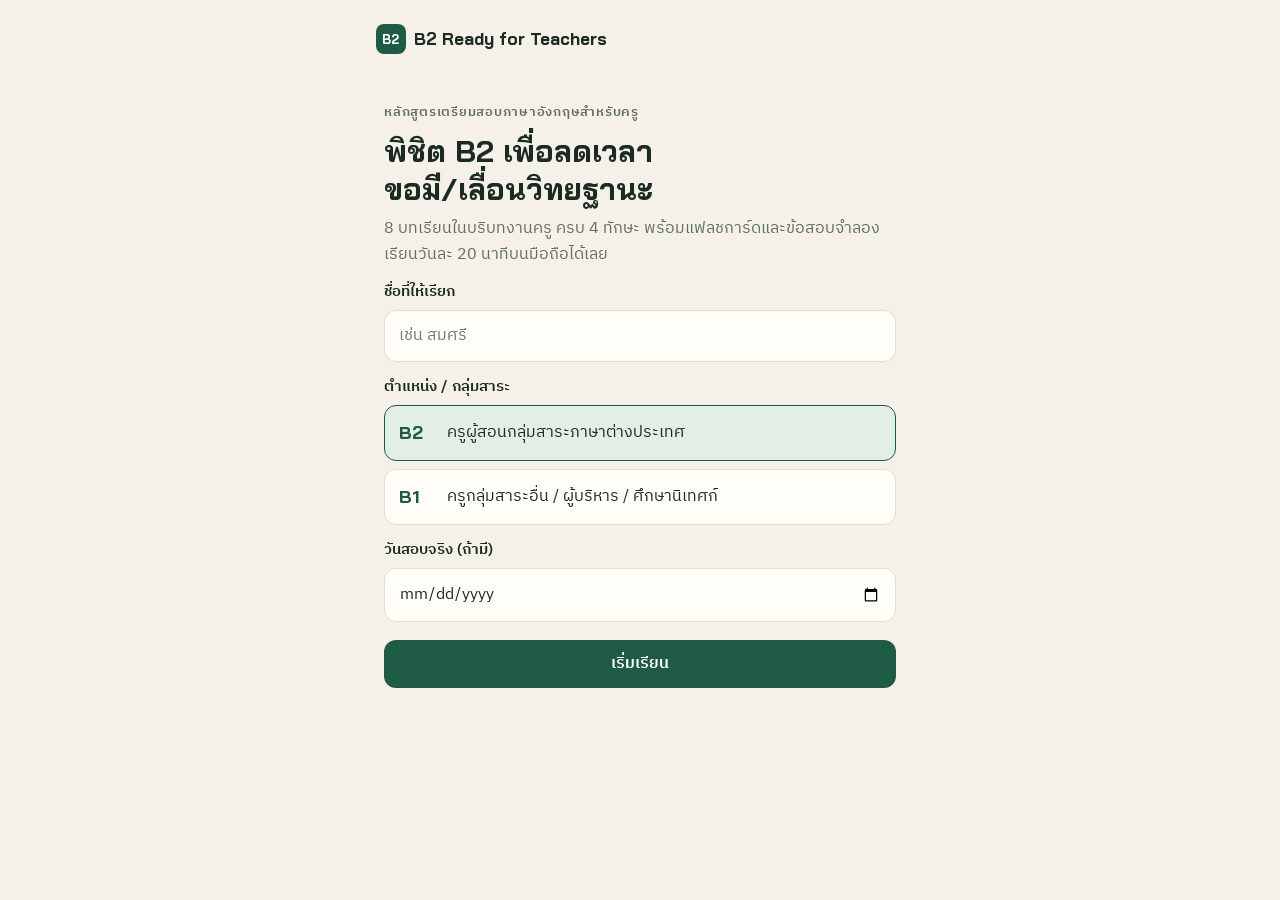
<file: apps-script/Index.html>
<!DOCTYPE html>
<html lang="th">
<head>
<base target="_top">
<meta charset="utf-8">
<meta name="viewport" content="width=device-width, initial-scale=1, viewport-fit=cover">
<meta name="theme-color" content="#f5f1e8">
<title>B2 Ready for Teachers · หลักสูตรเตรียมสอบ B2 สำหรับครู</title>
<link rel="manifest" href="manifest.webmanifest">
<link rel="icon" href="icon-192.png">
<link rel="apple-touch-icon" href="icon-192.png">
<meta name="apple-mobile-web-app-capable" content="yes">
<link rel="preconnect" href="https://fonts.googleapis.com">
<link rel="preconnect" href="https://fonts.gstatic.com" crossorigin>
<link href="https://fonts.googleapis.com/css2?family=Bai+Jamjuree:wght@600;700&family=IBM+Plex+Sans+Thai:wght@400;500;600&family=Literata:opsz,wght@7..72,400;7..72,500&display=swap" rel="stylesheet">
<style>
:root{
  --paper:#f5f1e8; --card:#fffdf8; --ink:#1b2a23; --muted:#5f6d65; --line:#e4ddcd;
  --green:#1f5a44; --green-2:#2c7457; --green-soft:#e3eee7;
  --gold:#d99a2b; --gold-soft:#f7ead0;
  --bad:#b8452c; --bad-soft:#f8e2db;
  --r:16px; --r-sm:10px;
  --shadow:0 1px 0 rgba(27,42,35,.04),0 6px 20px -12px rgba(27,42,35,.25);
  --f-body:"IBM Plex Sans Thai","Noto Sans Thai",system-ui,sans-serif;
  --f-head:"Bai Jamjuree","IBM Plex Sans Thai",system-ui,sans-serif;
  --f-read:"Literata",Georgia,serif;
  --nav-h:64px;
}
*{box-sizing:border-box;-webkit-tap-highlight-color:transparent}
html,body{margin:0;background:var(--paper);color:var(--ink);font-family:var(--f-body);font-size:16px;line-height:1.6}
body{min-height:100vh}
button{font:inherit;color:inherit;cursor:pointer}
h1,h2,h3{font-family:var(--f-head);line-height:1.25;margin:0;text-wrap:balance}
p{margin:0 0 .8em;text-wrap:pretty}
.app{max-width:560px;margin:0 auto;min-height:100vh;padding-bottom:calc(var(--nav-h) + env(safe-area-inset-bottom) + 24px)}

/* top bar */
.top{position:sticky;top:0;z-index:5;display:flex;align-items:center;gap:8px;padding:12px 16px;background:rgba(245,241,232,.94);backdrop-filter:saturate(1.2) blur(6px);border-bottom:1px solid transparent}
.top.scrolled{border-bottom-color:var(--line)}
.top .ttl{flex:1;font-family:var(--f-head);font-weight:600;font-size:17px;white-space:nowrap;overflow:hidden;text-overflow:ellipsis}
.brand{display:flex;align-items:center;gap:8px;font-family:var(--f-head);font-weight:700;font-size:17px;flex:1}
.brand b{display:inline-grid;place-items:center;width:30px;height:30px;border-radius:8px;background:var(--green);color:#fff;font-size:13px;letter-spacing:.02em}
.ibtn{width:44px;height:44px;display:grid;place-items:center;border:0;background:transparent;border-radius:12px}
.ibtn:active{background:var(--line)}
.ibtn svg{width:22px;height:22px}

.view{padding:8px 16px 0;animation:fade .25s ease}
@keyframes fade{from{opacity:0;transform:translateY(6px)}to{opacity:1;transform:none}}
@media (prefers-reduced-motion:reduce){.view{animation:none}}

/* bottom nav */
.nav{position:fixed;left:0;right:0;bottom:0;z-index:10;background:var(--card);border-top:1px solid var(--line);padding-bottom:env(safe-area-inset-bottom)}
.nav-in{max-width:560px;margin:0 auto;display:grid;grid-template-columns:repeat(5,1fr);height:var(--nav-h)}
.nav button{border:0;background:none;display:flex;flex-direction:column;align-items:center;justify-content:center;gap:2px;font-size:11.5px;color:var(--muted);font-weight:500}
.nav button svg{width:22px;height:22px}
.nav button.on{color:var(--green)}
.nav button.on svg{stroke-width:2.2}

/* type helpers */
.eyebrow{font-size:12.5px;letter-spacing:.06em;text-transform:uppercase;color:var(--muted);font-weight:600}
.muted{color:var(--muted)}
.small{font-size:14px}
.sec{margin:26px 0 10px;display:flex;align-items:baseline;justify-content:space-between;gap:8px}
.sec h2{font-size:19px}
.sec a,.link{color:var(--green);font-weight:600;font-size:14px;text-decoration:none;background:none;border:0;padding:0}

/* cards */
.card{background:var(--card);border:1px solid var(--line);border-radius:var(--r);padding:16px;box-shadow:var(--shadow)}
.card + .card{margin-top:12px}
.stack>*+*{margin-top:12px}

/* hero (home) */
.hero{background:var(--green);color:#f3f1e9;border-radius:20px;padding:20px 20px 18px;position:relative;overflow:hidden}
.hero .hi{font-size:15px;opacity:.85}
.hero h1{font-size:24px;margin:2px 0 14px;color:#fff}
.hero .goal{display:flex;align-items:flex-end;gap:14px}
.hero .lvl{font-family:var(--f-head);font-weight:700;font-size:56px;line-height:.9;color:var(--gold);letter-spacing:-.02em}
.hero .goal p{margin:0;font-size:13.5px;opacity:.9;line-height:1.45}
.hero .bar{margin-top:16px;height:8px;background:rgba(255,255,255,.16);border-radius:99px;overflow:hidden}
.hero .bar i{display:block;height:100%;background:var(--gold);border-radius:99px;transition:width .6s ease}
.hero .meta{display:flex;justify-content:space-between;font-size:13px;margin-top:6px;opacity:.9}
.hero .grid-lines{position:absolute;right:-30px;top:-30px;width:180px;height:180px;border-radius:50%;border:1px solid rgba(255,255,255,.09);box-shadow:0 0 0 22px rgba(255,255,255,.03),0 0 0 44px rgba(255,255,255,.025)}

.continue{display:flex;align-items:center;gap:14px;margin-top:14px;width:100%;text-align:left;border:1px solid var(--line);background:var(--card);border-radius:var(--r);padding:14px 16px;box-shadow:var(--shadow)}
.continue .n{font-family:var(--f-head);font-weight:700;font-size:22px;width:46px;height:46px;flex:none;border-radius:12px;display:grid;place-items:center;background:var(--gold-soft);color:#8a5a0c}
.continue .tx{flex:1;min-width:0}
.continue .tx b{display:block;font-family:var(--f-head);font-size:16px}
.continue .tx span{font-size:13.5px;color:var(--muted)}
.continue svg{width:22px;height:22px;color:var(--green)}

.stats{display:grid;grid-template-columns:repeat(3,1fr);gap:10px;margin-top:12px}
.stat{background:var(--card);border:1px solid var(--line);border-radius:14px;padding:12px}
.stat b{font-family:var(--f-head);font-size:22px;display:block;line-height:1.1}
.stat span{font-size:12.5px;color:var(--muted)}

/* list rows */
.rows{background:var(--card);border:1px solid var(--line);border-radius:var(--r);overflow:hidden;box-shadow:var(--shadow)}
.row{display:flex;align-items:center;gap:12px;padding:14px 16px;width:100%;border:0;background:none;text-align:left;border-bottom:1px solid var(--line);min-height:60px}
.row:last-child{border-bottom:0}
.row:active{background:var(--paper)}
.row .tx{flex:1;min-width:0}
.row .tx b{display:block;font-weight:600}
.row .tx span{display:block;font-size:13.5px;color:var(--muted)}
.row .chev{width:18px;height:18px;color:var(--muted);flex:none}
.dot{width:28px;height:28px;flex:none;border-radius:50%;display:grid;place-items:center;border:1.5px solid var(--line);font-size:13px;font-weight:600;color:var(--muted)}
.dot.ok{background:var(--green);border-color:var(--green);color:#fff}
.dot.ok svg{width:16px;height:16px}
.dot.part{border-color:var(--gold);color:#8a5a0c;background:var(--gold-soft)}

/* unit cards */
.unit{display:block;width:100%;text-align:left;border:1px solid var(--line);background:var(--card);border-radius:var(--r);padding:16px;box-shadow:var(--shadow)}
.unit + .unit{margin-top:10px}
.unit .head{display:flex;gap:14px;align-items:flex-start}
.unit .no{font-family:var(--f-head);font-weight:700;font-size:28px;line-height:1;color:var(--green);width:34px;flex:none}
.unit h3{font-size:17px}
.unit .th{font-size:14px;color:var(--muted)}
.unit .focus{display:inline-block;margin-top:8px;font-size:12.5px;padding:3px 10px;border-radius:99px;background:var(--green-soft);color:var(--green);font-weight:600}
.unit .pbar{margin-top:12px;height:6px;border-radius:99px;background:var(--line);overflow:hidden}
.unit .pbar i{display:block;height:100%;background:var(--green-2)}
.unit.done .no{color:var(--gold)}

/* unit page header */
.uhead{padding:6px 0 4px}
.uhead .eyebrow{color:var(--green)}
.uhead h1{font-size:26px;margin:2px 0 2px}
.uhead p{color:var(--muted);margin:0}

/* buttons */
.btn{text-decoration:none;display:inline-flex;align-items:center;justify-content:center;gap:8px;min-height:48px;padding:0 20px;border-radius:12px;border:1px solid transparent;font-weight:600;font-size:15.5px;background:var(--green);color:#fff;width:100%}
.btn:active{transform:translateY(1px)}
.btn.ghost{background:var(--card);color:var(--ink);border-color:var(--line)}
.btn.gold{background:var(--gold);color:#2b1d03}
.btn[disabled]{opacity:.45;pointer-events:none}
.btn svg{width:20px;height:20px}
.btns{display:grid;gap:10px;margin-top:18px}
.btns.two{grid-template-columns:1fr 1fr}

.chip{flex:none;white-space:nowrap;display:inline-flex;align-items:center;gap:6px;min-height:36px;padding:0 14px;border-radius:99px;border:1px solid var(--line);background:var(--card);font-size:14px;font-weight:500}
.chip.on{background:var(--ink);color:#fff;border-color:var(--ink)}
.chips{display:flex;gap:8px;overflow-x:auto;padding:2px 0 6px;scrollbar-width:none}
.chips::-webkit-scrollbar{display:none}

/* vocab */
.vocab{display:flex;gap:12px;align-items:flex-start}
.vocab .tx{flex:1}
.vocab .w{font-family:var(--f-head);font-weight:600;font-size:19px}
.vocab .p{font-size:13px;color:var(--muted);margin-left:6px;font-style:italic}
.vocab .t{display:block;margin:2px 0 6px}
.vocab .ex{font-family:var(--f-read);font-size:15px;color:#36463e;line-height:1.5}
.say{width:44px;height:44px;flex:none;display:grid;place-items:center;border-radius:50%;border:1px solid var(--line);background:var(--paper);color:var(--green)}
.say svg{width:20px;height:20px}
.say.playing{background:var(--green);color:#fff;border-color:var(--green)}

/* grammar */
.rule h3{font-size:16.5px;margin-bottom:6px}
.formula{font-family:ui-monospace,"Cascadia Mono",Consolas,monospace;font-size:13.5px;background:var(--green-soft);color:var(--green);padding:8px 12px;border-radius:8px;margin:0 0 10px;line-height:1.5}
.ex-line{display:flex;align-items:center;gap:8px;font-family:var(--f-read);font-size:15.5px;padding:4px 0}
.ex-line .say{width:34px;height:34px}
.ex-line .say svg{width:16px;height:16px}
.tips{margin:0;padding:0;list-style:none}
.tips li{padding:8px 0 8px 26px;position:relative;font-size:15px;border-bottom:1px dashed var(--line)}
.tips li:last-child{border-bottom:0}
.tips li::before{content:"";position:absolute;left:4px;top:16px;width:8px;height:8px;border-radius:50%;background:var(--gold)}

/* reading */
.passage{font-family:var(--f-read);font-size:17px;line-height:1.75;color:#22322a}
.passage p{margin:0 0 1em}
.passage.collapsed{max-height:160px;overflow:hidden;-webkit-mask-image:linear-gradient(#000 60%,transparent)}

/* listening player */
.player{display:flex;align-items:center;gap:14px}
.play{width:64px;height:64px;border-radius:50%;border:0;background:var(--green);color:#fff;display:grid;place-items:center;flex:none;box-shadow:0 8px 20px -8px rgba(31,90,68,.6)}
.play svg{width:28px;height:28px}
.play.playing{background:var(--gold);color:#2b1d03}
.player .tx{flex:1}
.player .tx b{display:block;font-family:var(--f-head)}
.script{white-space:pre-wrap;font-family:var(--f-read);font-size:15.5px;line-height:1.7;background:var(--paper);border-radius:10px;padding:12px 14px;margin-top:12px}

/* questions */
.q{padding:4px 0}
.q + .q{border-top:1px solid var(--line);padding-top:16px;margin-top:12px}
.q .qt{font-weight:600;margin-bottom:10px}
.q .qt i{font-style:normal;color:var(--muted);font-weight:500;margin-right:4px}
.opts{display:grid;gap:8px}
.opt{display:flex;align-items:center;gap:10px;text-align:left;min-height:48px;padding:10px 14px;border-radius:12px;border:1.5px solid var(--line);background:var(--card);font-size:15.5px;line-height:1.4}
.opt .k{width:26px;height:26px;flex:none;border-radius:50%;display:grid;place-items:center;font-size:13px;font-weight:600;background:var(--paper);color:var(--muted)}
.opt.sel{border-color:var(--ink)}
.opt.sel .k{background:var(--ink);color:#fff}
.opt.right{border-color:var(--green-2);background:var(--green-soft)}
.opt.right .k{background:var(--green-2);color:#fff}
.opt.wrong{border-color:var(--bad);background:var(--bad-soft)}
.opt.wrong .k{background:var(--bad);color:#fff}
.opt[disabled]{cursor:default}
.explain{margin-top:10px;font-size:14.5px;padding:10px 12px;border-radius:10px;background:var(--paper);color:#38473f}
.explain b{color:var(--green)}
#view > .explain{background:var(--card);border:1px solid var(--line)}
.fc .bw{font-family:var(--f-head);font-weight:600;color:var(--green);margin-bottom:6px}
.explain.no b{color:var(--bad)}

/* runner */
.runner-top{display:flex;align-items:center;gap:10px;margin:4px 0 14px}
.runner-top .track{flex:1;height:8px;background:var(--line);border-radius:99px;overflow:hidden}
.runner-top .track i{display:block;height:100%;background:var(--green);transition:width .3s}
.runner-top span{font-size:13.5px;color:var(--muted);font-variant-numeric:tabular-nums}
.timer{font-variant-numeric:tabular-nums;font-weight:600;font-size:14px;padding:4px 10px;border-radius:99px;background:var(--card);border:1px solid var(--line)}
.timer.low{color:var(--bad);border-color:var(--bad)}
.ctx{margin-bottom:14px}
.ctx summary{cursor:pointer;font-weight:600;color:var(--green);padding:6px 0;list-style:none}
.ctx summary::-webkit-details-marker{display:none}
.qbig{font-family:var(--f-head);font-size:20px;font-weight:600;line-height:1.4;margin:6px 0 16px}

/* result */
.result{text-align:center;padding:26px 16px}
.score-ring{width:150px;height:150px;margin:0 auto 12px;position:relative}
.score-ring svg{width:100%;height:100%;transform:rotate(-90deg)}
.score-ring .v{position:absolute;inset:0;display:grid;place-items:center;font-family:var(--f-head)}
.score-ring .v b{font-size:38px;line-height:1}
.score-ring .v span{font-size:13px;color:var(--muted);display:block}
.badge{display:inline-block;padding:4px 14px;border-radius:99px;font-weight:700;font-family:var(--f-head);font-size:15px}
.badge.b2{background:var(--green);color:#fff}
.badge.b1{background:var(--gold-soft);color:#8a5a0c}
.badge.a2{background:var(--bad-soft);color:var(--bad)}
.breakdown{display:grid;gap:8px;margin-top:16px;text-align:left}
.breakdown .ln{display:grid;grid-template-columns:96px 1fr 44px;align-items:center;gap:10px;font-size:14px}
.breakdown .ln .t{height:8px;background:var(--line);border-radius:99px;overflow:hidden}
.breakdown .ln .t i{display:block;height:100%;background:var(--green-2)}

/* flashcards */
.fc-wrap{perspective:1200px;margin:6px 0 16px}
.fc{position:relative;height:300px;transition:transform .5s cubic-bezier(.2,.7,.2,1);transform-style:preserve-3d;cursor:pointer}
.fc.flip{transform:rotateY(180deg)}
.fc .face{position:absolute;inset:0;backface-visibility:hidden;-webkit-backface-visibility:hidden;border-radius:22px;background:var(--card);border:1px solid var(--line);box-shadow:var(--shadow);display:flex;flex-direction:column;align-items:center;justify-content:center;padding:24px;text-align:center}
.fc .back{transform:rotateY(180deg);background:#fbf7ee}
.fc .w{font-family:var(--f-head);font-weight:700;font-size:34px;line-height:1.15}
.fc .p{color:var(--muted);font-style:italic;margin-top:4px}
.fc .hint{position:absolute;bottom:14px;font-size:12.5px;color:var(--muted)}
.fc .t{font-size:21px;font-weight:600;margin-bottom:12px}
.fc .ex{font-family:var(--f-read);font-size:16px;color:#36463e}
.fc .unit-tag{position:absolute;top:14px;left:16px;font-size:12px;color:var(--muted)}
.fc .say{position:absolute;top:10px;right:10px}
@media (prefers-reduced-motion:reduce){.fc{transition:none}}

/* textarea */
textarea,input[type=text],input[type=date],select{width:100%;font:inherit;font-size:16px;border:1.5px solid var(--line);border-radius:12px;padding:12px 14px;background:var(--card);color:var(--ink)}
textarea{min-height:220px;resize:vertical;font-family:var(--f-read);line-height:1.6}
textarea:focus,input:focus,select:focus{outline:2px solid var(--green-2);outline-offset:1px;border-color:transparent}
label.lb{display:block;font-weight:600;font-size:14.5px;margin:14px 0 6px}
.wc{display:flex;justify-content:space-between;font-size:13.5px;color:var(--muted);margin-top:6px}

/* info page */
.table{width:100%;border-collapse:collapse;font-size:15px}
.table th,.table td{text-align:left;padding:10px 8px;border-bottom:1px solid var(--line);vertical-align:top}
.table th{white-space:nowrap;font-size:12.5px;text-transform:uppercase;letter-spacing:.05em;color:var(--muted);font-weight:600}
.table td b{font-family:var(--f-head)}
.timeline{list-style:none;margin:0;padding:0;counter-reset:s}
.timeline li{position:relative;padding:0 0 16px 40px;counter-increment:s}
.timeline li::before{content:counter(s);position:absolute;left:0;top:0;width:28px;height:28px;border-radius:50%;background:var(--green);color:#fff;display:grid;place-items:center;font-size:13px;font-weight:700}
.timeline li::after{content:"";position:absolute;left:13.5px;top:30px;bottom:2px;width:1px;background:var(--line)}
.timeline li:last-child::after{display:none}
.timeline b{display:block}
.note{font-size:13.5px;color:var(--muted);background:var(--paper);border:1px dashed var(--line);border-radius:12px;padding:12px 14px;margin-top:14px}
.big-compare{display:grid;grid-template-columns:1fr auto 1fr;align-items:center;gap:10px;text-align:center;margin:6px 0 4px}
.big-compare b{font-family:var(--f-head);font-size:40px;line-height:1;display:block}
.big-compare .from b{color:var(--muted);text-decoration:line-through;text-decoration-thickness:2px}
.big-compare .to b{color:var(--green)}
.big-compare span{font-size:13px;color:var(--muted)}
.big-compare svg{width:28px;height:28px;color:var(--gold)}

/* plan */
details.plan summary{list-style:none;cursor:pointer}
details.plan summary::-webkit-details-marker{display:none}
.plan-list{margin-top:10px}
.plan-list .pl{display:grid;grid-template-columns:44px 1fr;gap:10px;padding:10px 0;border-top:1px solid var(--line)}
.plan-list .pl .wk{font-family:var(--f-head);font-weight:700;color:var(--green);font-size:13px;line-height:1.2}
.plan-list .pl .wk small{display:block;font-size:20px}
.plan-list .pl b{font-size:15px;display:block}
.plan-list .pl span{font-size:13.5px;color:var(--muted)}
.plan-list .pl.now{background:var(--gold-soft);margin:0 -16px;padding:10px 16px}

/* onboarding */
.onb{padding:28px 4px 0}
.onb h1{font-size:30px;margin:10px 0 8px}
.onb .lead{font-size:16px;color:var(--muted)}
.seg{display:grid;gap:8px}
.seg button{display:flex;gap:12px;align-items:center;text-align:left;padding:12px 14px;border-radius:12px;border:1.5px solid var(--line);background:var(--card);min-height:56px}
.seg button.on{border-color:var(--green);background:var(--green-soft)}
.seg button b{font-family:var(--f-head);font-size:18px;width:36px;color:var(--green)}

.toast{position:fixed;left:50%;bottom:calc(var(--nav-h) + 18px + env(safe-area-inset-bottom));transform:translateX(-50%) translateY(20px);background:var(--ink);color:#fff;padding:10px 18px;border-radius:99px;font-size:14px;opacity:0;transition:.25s;pointer-events:none;z-index:20;white-space:nowrap}
.toast.show{opacity:1;transform:translateX(-50%) translateY(0)}

.empty{text-align:center;padding:36px 12px}
.empty h2{font-size:21px;margin-bottom:6px}
.center{text-align:center}
.mt{margin-top:16px}
.hide{display:none!important}

@media (min-width:600px){
  .app{padding-top:12px}
  .view{padding:8px 20px 0}
}

/* ── v2: exam prep & speaking ── */
.feature{display:flex;align-items:center;gap:14px;width:100%;text-align:left;border:0;border-radius:20px;padding:18px;background:var(--ink);color:#f3efe4;box-shadow:var(--shadow)}
.feature .ft-tx{flex:1}.feature b{display:block;font-family:var(--f-head);font-size:19px;margin:2px 0 3px;color:#fff}
.feature .ft-tx>span:last-child{font-size:13.5px;opacity:.85}
.ft-mic{width:56px;height:56px;border-radius:50%;background:var(--gold);color:#2b1d03;display:grid;place-items:center;flex:none}
.ft-mic svg{width:28px;height:28px}
.xgrid{display:grid;grid-template-columns:1fr 1fr;gap:10px}
.xcard{text-align:left;border:1px solid var(--line);background:var(--card);border-radius:var(--r);padding:14px;box-shadow:var(--shadow)}
.xcard .xn{font-family:var(--f-head);font-weight:700;font-size:22px;color:var(--green)}
.xcard .xs{font-size:13px;color:var(--muted);margin-bottom:10px}
.xcard .pbar{height:6px;border-radius:99px;background:var(--line);overflow:hidden;margin-bottom:6px}
.xcard .pbar i{display:block;height:100%;background:var(--gold)}
.b2chip{display:inline-block;vertical-align:middle;font-size:13px;font-family:var(--f-body);font-weight:600;padding:3px 10px;border-radius:99px;background:var(--gold-soft);color:#8a5a0c;margin-left:6px}
.say.sm{width:34px;height:34px;margin-right:8px;vertical-align:middle}
.say.sm svg{width:16px;height:16px}
.q .qt{display:flex;align-items:center;flex-wrap:wrap}
.opt:not(:has(.k)){padding-left:16px}
input.gap{margin-top:2px}
input.gap.right,.cz-in.right{border-color:var(--green-2);background:var(--green-soft)}
input.gap.wrong,.cz-in.wrong{border-color:var(--bad);background:var(--bad-soft)}
.cloze{line-height:2.3}
.cz{white-space:nowrap}
.cz-in{font:inherit;font-size:16px;padding:0 3px;height:30px;border:0;border-bottom:2px solid var(--green-2);background:var(--green-soft);border-radius:4px 4px 0 0;color:var(--ink);letter-spacing:.05em}
.cz-in:focus{outline:2px solid var(--gold)}
.fix{color:var(--green);font-weight:700;font-size:12px;margin-left:2px}
.bd .bubble{display:flex;align-items:center;gap:10px;font-family:var(--f-read);font-size:16px;background:var(--paper);border-radius:14px 14px 14px 4px;padding:8px 12px;margin-bottom:10px}
.bd .bubble .say{width:34px;height:34px}.bd .bubble .say svg{width:16px;height:16px}
.slot{min-height:52px;border:1.5px dashed var(--line);border-radius:12px;padding:6px;display:flex;flex-wrap:wrap;gap:6px;margin-bottom:10px;align-content:flex-start}
.bank{display:flex;flex-wrap:wrap;gap:6px}
.tok{font-family:var(--f-read);font-size:15.5px;min-height:40px}
.slot .tok{background:var(--ink);color:#fff;border-color:var(--ink)}
.bd.ok .slot{border-color:var(--green-2);background:var(--green-soft)}
.bd.no .slot{border-color:var(--bad);background:var(--bad-soft)}
.chart{margin-top:14px;background:var(--paper);border-radius:12px;padding:10px}
.chart svg{width:100%;height:auto;display:block}
.posts{display:grid;gap:8px;margin-top:12px}
.post{background:var(--paper);border-radius:12px;padding:10px 12px;font-size:14.5px}
.post p{margin:4px 0 0;font-family:var(--f-read)}
.post.prof{background:var(--green-soft)}
.phr{display:flex;flex-wrap:wrap;gap:6px}
.phr .chip{font-size:13px;min-height:32px;white-space:normal;text-align:left}
.lvchip{display:inline-block;font-size:12px;font-weight:700;padding:2px 8px;border-radius:99px;background:var(--gold-soft);color:#8a5a0c}
.lvl-big{font-family:var(--f-head);font-weight:700;font-size:72px;line-height:1;color:var(--green);margin-bottom:6px}
.kv{display:flex;justify-content:space-between;gap:12px;padding:7px 0;border-bottom:1px dashed var(--line);font-size:14.5px}
.kv span{color:var(--muted)}.kv b{text-align:right}
.switch{display:flex;align-items:center;gap:10px;margin-top:12px;font-size:14.5px;min-height:44px}
.switch input{width:22px;height:22px;accent-color:var(--green)}
.warnbox{background:var(--gold-soft);border:1px solid #ecd3a1;color:#5b4210}
.warnbox a{color:var(--green);font-weight:600;word-break:break-all}
.cue{background:var(--card);border:1px solid var(--line);border-left:0;border-radius:16px;padding:16px;box-shadow:var(--shadow);position:relative;overflow:hidden}
.cue::before{content:"";position:absolute;inset:0 auto 0 0;width:6px;background:var(--gold)}
.cue h2{font-family:var(--f-read);font-weight:500;font-size:20px;margin-top:4px}
.cue ul{margin:4px 0 0;padding-left:20px;font-family:var(--f-read);font-size:15.5px}
.notes-ro{white-space:pre-wrap;font-size:14px;background:var(--paper);border-radius:10px;padding:8px 12px;margin-top:10px;color:var(--muted)}
.stagebox{display:grid;place-items:center;padding:18px 0 6px}
.tring{width:180px;height:180px;position:relative}
.tring svg{width:100%;height:100%;transform:rotate(-90deg)}
.tring .arc{stroke:var(--green-2);transition:stroke-dashoffset .2s linear}
.tring.rec .arc{stroke:var(--bad)}
.tring.warn .arc{stroke:var(--gold)}
.tring .tv{position:absolute;inset:0;display:grid;place-items:center;text-align:center}
.tring .tv b{font-family:var(--f-head);font-size:40px;line-height:1;display:block;font-variant-numeric:tabular-nums}
.tring .tv span{font-size:13px;color:var(--muted)}
.recbar{display:flex;align-items:center;gap:10px;margin-top:12px;padding:10px 14px;border-radius:12px;background:var(--bad-soft);color:var(--bad);font-weight:600;font-size:14px}
.recbar.off{background:var(--paper);color:var(--muted);font-weight:500}
.rdot{width:10px;height:10px;border-radius:50%;background:var(--bad);animation:pulse 1.2s infinite}
@keyframes pulse{50%{opacity:.25}}
.meter{flex:1;height:6px;background:rgba(184,69,44,.15);border-radius:99px;overflow:hidden}
.meter i{display:block;height:100%;width:100%;background:var(--bad);transform-origin:left;transform:scaleX(.03);transition:transform .08s}
.examiner{display:flex;gap:12px;align-items:flex-start;margin-top:12px}
.examiner .av{width:44px;height:44px;flex:none;border-radius:50%;background:var(--green);color:#fff;display:grid;place-items:center}
.examiner .av svg{width:22px;height:22px}
.examiner .qtext{flex:1;background:var(--card);border:1px solid var(--line);border-radius:4px 16px 16px 16px;padding:12px 14px;font-family:var(--f-read);font-size:18px;line-height:1.5;box-shadow:var(--shadow);min-height:52px}
.qprog{display:flex;gap:6px;margin:8px 0 2px}
.qprog i{flex:1;height:5px;border-radius:99px;background:var(--line)}
.qprog i.d{background:var(--green-2)}.qprog i.c{background:var(--gold)}
.checks .ck{display:flex;gap:12px;align-items:flex-start;padding:10px 0;border-bottom:1px dashed var(--line);cursor:pointer}
.checks .ck:last-of-type{border-bottom:0}
.checks input{width:22px;height:22px;margin-top:2px;accent-color:var(--green);flex:none}
.phr-grid{display:grid;gap:12px;margin-top:10px}
.phr-grid .ph{font-family:var(--f-read);font-size:15px;padding:3px 0}
.recitem .ri-h{display:flex;gap:8px;align-items:flex-start;justify-content:space-between}
.recitem b{display:block;font-family:var(--f-read);font-weight:500;line-height:1.35;margin:2px 0}
.del{color:var(--muted)}.del.armed{color:#fff;background:var(--bad)}
.nav-in{grid-template-columns:repeat(5,1fr)}

.xcard.wide{grid-column:span 2;background:var(--green-soft);border-color:#cfe0d6}
.skill4{display:grid;grid-template-columns:repeat(4,1fr);gap:6px;margin:12px 0}
.skill4 div{background:var(--paper);border-radius:12px;padding:10px 4px;text-align:center}
.skill4 b{display:block;color:var(--bad);font-family:var(--f-head);font-size:15px}
.skill4 span{font-size:12px;color:var(--muted)}
.table td:last-child{white-space:nowrap}

.nav button{position:relative}
.nbadge{position:absolute;top:8px;left:calc(50% + 6px);width:11px;height:11px;border-radius:50%;background:#e0452c;border:2px solid var(--card);animation:nb 2s ease-in-out infinite}
@keyframes nb{50%{transform:scale(1.2)}}
@media (prefers-reduced-motion:reduce){.nbadge{animation:none}}

.streak{display:flex;gap:12px;align-items:flex-start;margin-top:12px;padding:14px 16px;border-radius:var(--r);background:var(--card);border:1px solid var(--line)}
.streak .fl{font-size:26px;line-height:1}
.streak b{display:block;font-family:var(--f-head);font-size:16px}
.streak span{font-size:13.5px;color:var(--muted)}
.streak.risk{background:#fdeee6;border-color:#f2c9b5}
.streak.risk b{color:var(--bad)}
.streak.ok{background:var(--green-soft);border-color:#cfe0d6}
.rk-btns{display:flex;flex-wrap:wrap;gap:8px;margin-top:10px}
select{appearance:auto}

</style>
</head>
<body>
<div class="app">
  <header class="top" id="top"></header>
  <main id="view" class="view"></main>
</div>
<nav class="nav" aria-label="เมนูหลัก"><div class="nav-in">
  <button data-tab="home"><svg viewBox="0 0 24 24" fill="none" stroke="currentColor" stroke-width="1.8" stroke-linecap="round" stroke-linejoin="round"><path d="M3 10.5 12 3l9 7.5"/><path d="M5 9.5V21h14V9.5"/><path d="M10 21v-6h4v6"/></svg>หน้าหลัก</button>
  <button data-tab="units"><svg viewBox="0 0 24 24" fill="none" stroke="currentColor" stroke-width="1.8" stroke-linecap="round" stroke-linejoin="round"><path d="M4 4.5A1.5 1.5 0 0 1 5.5 3H20v15H5.5A1.5 1.5 0 0 0 4 19.5z"/><path d="M4 19.5A1.5 1.5 0 0 0 5.5 21H20"/><path d="M8 7h8M8 11h6"/></svg>บทเรียน</button>
  <button data-tab="practice"><svg viewBox="0 0 24 24" fill="none" stroke="currentColor" stroke-width="1.8" stroke-linecap="round" stroke-linejoin="round"><rect x="3" y="6" width="13" height="15" rx="2"/><path d="M8 3h11a2 2 0 0 1 2 2v13"/></svg>คำศัพท์</button>
  <button data-tab="prep"><svg viewBox="0 0 24 24" fill="none" stroke="currentColor" stroke-width="1.8" stroke-linecap="round" stroke-linejoin="round"><rect x="4" y="3" width="16" height="18" rx="2"/><path d="m8 9 1.5 1.5L12 8M8 15l1.5 1.5L12 14M14.5 9.5H17M14.5 15.5H17"/></svg>เตรียมสอบ</button>
  <button data-tab="info"><svg viewBox="0 0 24 24" fill="none" stroke="currentColor" stroke-width="1.8" stroke-linecap="round" stroke-linejoin="round"><path d="M12 3 4 6v6c0 4.5 3.4 8.3 8 9 4.6-.7 8-4.5 8-9V6z"/><path d="m9 12 2 2 4-4"/></svg>เกณฑ์ ก.ค.ศ.</button>
</div></nav>
<div class="toast" id="toast" role="status" aria-live="polite"></div>
<script>
/* B2 Ready for Teachers — course content
   q: question, o: options (o[a] is correct; options are shuffled at runtime), e: Thai explanation */
window.COURSE = {
  units: [
    /* ───────────────────────── UNIT 1 ───────────────────────── */
    {
      id: 'u1', no: 1,
      title: 'Classroom Life', th: 'ชีวิตในห้องเรียน',
      focus: 'Present Perfect vs Past Simple',
      vocab: [
        { w: 'engage', p: 'v.', t: 'ดึงให้มีส่วนร่วม / ดึงความสนใจ', ex: 'Group tasks help engage quieter students.' },
        { w: 'curriculum', p: 'n.', t: 'หลักสูตร', ex: 'The new curriculum focuses on active learning.' },
        { w: 'differentiate', p: 'v.', t: 'จัดการเรียนรู้ให้เหมาะกับผู้เรียนแต่ละระดับ', ex: 'Good teachers differentiate tasks for mixed-ability classes.' },
        { w: 'objective', p: 'n.', t: 'จุดประสงค์การเรียนรู้', ex: 'I always share the lesson objective at the start.' },
        { w: 'disruptive', p: 'adj.', t: 'ที่ก่อความวุ่นวาย', ex: 'Disruptive behaviour often means that a student is bored.' },
        { w: 'encourage', p: 'v.', t: 'ส่งเสริม / ให้กำลังใจ', ex: 'We encourage students to ask questions.' },
        { w: 'attendance', p: 'n.', t: 'การเข้าเรียน', ex: 'Attendance has improved since we started the breakfast club.' },
        { w: 'routine', p: 'n.', t: 'กิจวัตร / ขั้นตอนที่ทำเป็นประจำ', ex: 'A clear routine saves time at the start of each lesson.' }
      ],
      grammar: {
        title: 'Present Perfect vs Past Simple',
        intro: 'ระดับ B2 ต้องแยกให้ออกว่าเหตุการณ์ "จบไปแล้วในอดีตที่ระบุเวลา" หรือ "เชื่อมโยงกับปัจจุบัน" ข้อสอบชอบหลอกด้วยคำบอกเวลา',
        rules: [
          { h: 'Past Simple — จบแล้ว ระบุเวลาในอดีต', f: 'S + V2  (yesterday, last year, in 2020, ago)', ex: ['I taught at a primary school in 2018.', 'We introduced the new curriculum last semester.'] },
          { h: 'Present Perfect — มีผลถึงปัจจุบัน / ประสบการณ์', f: 'S + have/has + V3  (since, for, already, yet, ever, never)', ex: ['I have worked here since 2019.', 'Have you ever taken an online course?'] },
          { h: 'Present Perfect Continuous — เน้นความต่อเนื่อง', f: 'S + have/has been + V-ing', ex: ['The students are tired because they have been studying all morning.'] }
        ],
        tips: ['ถ้ามีคำบอกเวลาในอดีตที่ชัดเจน (last week, ago, in 2020) → ใช้ Past Simple เท่านั้น', 'since + จุดเริ่มต้นของเวลา (since 2019) / for + ช่วงเวลา (for five years)', 'ผิดบ่อย: ✗ I have visited Chiang Mai last year. → ✓ I visited Chiang Mai last year.']
      },
      reading: {
        title: 'The Five-Minute Start',
        text: `Many teachers lose the first ten minutes of a lesson. Students arrive late, bags are unpacked slowly, and the noise level rises before any learning has begun. At Ban Nong Khai School, a group of teachers decided to try a simple solution: a "five-minute start". As soon as students enter the room, they find a short task on the board, such as a vocabulary puzzle or a question about the previous lesson. They work on it silently while the teacher takes attendance.

Since the routine was introduced last year, teachers have noticed fewer disruptive moments at the beginning of lessons. "The students know exactly what to do, so I don't need to raise my voice," explains Ms Pranee, who teaches science. However, she admits that the tasks must be carefully planned. If they are too difficult, weaker students give up; if they are too easy, students finish in a minute and start chatting. The key, she says, is to differentiate: she now prepares two versions of each task.`,
        qs: [
          { q: 'What problem were the teachers trying to solve?', o: ['Time being wasted at the start of lessons', 'Students failing their science exams', 'A lack of vocabulary materials', 'Teachers arriving late to class'], a: 0, e: 'ย่อหน้าแรก: "Many teachers lose the first ten minutes of a lesson."' },
          { q: 'What does the teacher do while students work on the task?', o: ['Takes attendance', 'Writes the next task', 'Talks to weaker students', 'Marks homework'], a: 0, e: '"They work on it silently while the teacher takes attendance."' },
          { q: 'Why does Ms Pranee prepare two versions of each task?', o: ['To suit students of different abilities', 'To use them in two different classes', 'Because the first version is often wrong', 'To give students homework'], a: 0, e: 'งานยากไปเด็กอ่อนท้อ ง่ายไปเด็กเก่งคุย จึงต้อง differentiate' }
        ]
      },
      listening: {
        title: 'A Colleague Asks About Your New Class',
        script: `A: How was your first week with the new class?
B: Better than I expected, actually. I've already learned all their names, which helps a lot.
A: That's great. Have you had any problems with behaviour?
B: Only on Monday. Two boys at the back kept talking, so I moved them to the front. Since then, they've been fine.
A: Smart move. Are you using the group work activities we discussed?
B: Not yet. I want to establish the routine first. I'll probably start next week.`,
        qs: [
          { q: 'What did speaker B do about the two boys?', o: ['Moved them to the front', 'Sent them to the head teacher', 'Called their parents', 'Put them in a group'], a: 0, e: '"so I moved them to the front"' },
          { q: 'When will speaker B probably start group work?', o: ['Next week', 'Tomorrow', 'On Monday', 'Next semester'], a: 0, e: '"I\'ll probably start next week."' }
        ]
      },
      writing: {
        prompt: 'A new colleague is starting at your school next week. Write an email (120–150 words) giving advice about managing a class in the first week.',
        tips: ['ขึ้นต้น/ลงท้ายอีเมลให้ถูกต้อง (Hi … / Best wishes,)', 'ให้คำแนะนำ 2–3 ข้อ พร้อมเหตุผล', 'ใช้ Present Perfect อย่างน้อย 1 ครั้ง เช่น I have found that…', 'ใช้คำเชื่อม: First of all, Also, Finally'],
        model: `Hi Nok,

Welcome to the team! I'm sure you'll enjoy working here. Since you asked for advice about your first week, here are a few ideas that have worked for me.

First of all, set up a clear routine from day one. I have found that students behave much better when they know exactly what to do as soon as they enter the room. Also, try to learn their names quickly – it shows you care and makes it easier to manage the class.

If a student is disruptive, stay calm and speak to them privately after the lesson rather than in front of everyone. Finally, don't try to do everything at once. Focus on building good relationships first; group work and projects can wait a week or two.

Let me know if you need anything!

Best wishes,
Dao`
      },
      quiz: [
        { q: 'I ___ at this school since 2019.', o: ['have worked', 'worked', 'am working', 'work'], a: 0, e: 'since 2019 → Present Perfect' },
        { q: 'We ___ the new curriculum last semester.', o: ['introduced', 'have introduced', 'introduce', 'have been introducing'], a: 0, e: 'last semester = เวลาในอดีตที่ระบุ → Past Simple' },
        { q: '___ you ever ___ an online course?', o: ['Have / taken', 'Did / took', 'Do / take', 'Has / took'], a: 0, e: 'ever = ประสบการณ์ → Have you ever + V3' },
        { q: 'The students look exhausted. They ___ for the exam all morning.', o: ['have been studying', 'studied', 'study', 'are studied'], a: 0, e: 'เน้นความต่อเนื่องที่ส่งผลถึงตอนนี้ → Present Perfect Continuous' },
        { q: 'A good teacher should ___ tasks for students with different abilities.', o: ['differentiate', 'disrupt', 'attend', 'object'], a: 0, e: 'differentiate = ปรับงานให้เหมาะกับผู้เรียนแต่ละระดับ' },
        { q: 'Students who are bored may become ___.', o: ['disruptive', 'encouraged', 'attended', 'curriculum'], a: 0, e: 'disruptive (adj.) = ก่อความวุ่นวาย' }
      ]
    },

    /* ───────────────────────── UNIT 2 ───────────────────────── */
    {
      id: 'u2', no: 2,
      title: 'Talking to Parents', th: 'การสื่อสารกับผู้ปกครอง',
      focus: 'Polite language & Modals',
      vocab: [
        { w: 'concern', p: 'n.', t: 'ความกังวล / เรื่องที่น่าเป็นห่วง', ex: 'Thank you for raising your concern with me.' },
        { w: 'appreciate', p: 'v.', t: 'ซาบซึ้ง / ขอบคุณ', ex: 'I would appreciate it if you could sign the form.' },
        { w: 'progress', p: 'n.', t: 'ความก้าวหน้า', ex: 'Her progress in reading has been impressive.' },
        { w: 'arrange', p: 'v.', t: 'จัดเตรียม / นัดหมาย', ex: 'Could we arrange a meeting next week?' },
        { w: 'support', p: 'n./v.', t: 'การสนับสนุน / สนับสนุน', ex: 'We really need your support at home.' },
        { w: 'behaviour', p: 'n.', t: 'พฤติกรรม', ex: 'His behaviour in class has improved a lot.' },
        { w: 'regarding', p: 'prep.', t: 'เกี่ยวกับ', ex: 'I am writing regarding the school trip.' },
        { w: 'inform', p: 'v.', t: 'แจ้งให้ทราบ', ex: 'Please inform us if your child will be absent.' }
      ],
      grammar: {
        title: 'Polite Requests & Modals',
        intro: 'ภาษาสุภาพเป็นหัวใจของการสื่อสารแบบมืออาชีพ ข้อสอบ B2 มักถามว่า "ประโยคไหนสุภาพที่สุด" หรือให้เติมโครงสร้างที่ถูกต้อง',
        rules: [
          { h: 'ขอร้องอย่างสุภาพ', f: 'Could you + V1…? / Would you mind + V-ing…?', ex: ['Could you sign the form, please?', 'Would you mind checking her homework diary?'] },
          { h: 'สุภาพมากขึ้น (ทางการ)', f: 'I would appreciate it if you could + V1', ex: ['I would appreciate it if you could reply by Friday.'] },
          { h: 'ให้คำแนะนำ / ความเป็นไปได้', f: 'should / ought to (แนะนำ)  ·  might / could (อาจจะ)', ex: ['You should talk to the school counsellor.', 'He might come to school after lunch.'] }
        ],
        tips: ['Would you mind ตามด้วย V-ing เสมอ: ✗ Would you mind to check → ✓ Would you mind checking', 'ตอบ "Would you mind…?" ว่ายินดี = "Not at all." (ไม่รังเกียจเลย)', 'อีเมลทางการ: I am writing regarding / with regard to …']
      },
      reading: {
        title: 'An Email to Parents',
        text: `Dear Mr and Mrs Somchai,

I am writing regarding Nida's progress in English this term. First of all, I would like to say how much I appreciate the support you have given her at home. Her reading has improved noticeably, and she now takes part in class discussions with much more confidence.

However, I have one small concern. Nida has not handed in three of her last five homework tasks. When I asked her about it, she said that she often forgets because she has extra classes in the evening. I completely understand that her schedule is busy, but homework is an important part of her assessment.

Would you mind checking her homework diary once a week? Alternatively, we could arrange a short meeting to find a solution together. I am available on Tuesday and Thursday afternoons.

Kind regards,
Ms Kanya Srisuk
English Department`,
        qs: [
          { q: 'What is the main purpose of the email?', o: ['To report progress and raise a concern about homework', 'To complain about Nida\'s behaviour', 'To invite parents to a school event', 'To explain a new assessment policy'], a: 0, e: 'ชมความก้าวหน้า + แจ้งเรื่องการบ้านที่ไม่ส่ง' },
          { q: 'Why does Nida often miss her homework?', o: ['She forgets because of evening extra classes', 'She finds it too difficult', 'She does not have a homework diary', 'She is often absent from school'], a: 0, e: '"she often forgets because she has extra classes in the evening"' },
          { q: 'What does the teacher suggest?', o: ['Checking the homework diary or meeting', 'Stopping her extra classes', 'Giving Nida less homework', 'Moving Nida to another class'], a: 0, e: '"Would you mind checking her homework diary… Alternatively, we could arrange a short meeting"' }
        ]
      },
      listening: {
        title: 'A Phone Call from a Parent',
        script: `A: Good afternoon, this is Mrs Malee, Ton's mother. I'm calling to inform you that Ton will be absent tomorrow.
B: Thank you for letting me know. Is he unwell?
A: No, he has a dental appointment in the morning. He might come to school after lunch, but I'm not sure.
B: That's fine. Could you ask him to check the class website? I'll upload the worksheet there.
A: Of course. Thank you so much.`,
        qs: [
          { q: 'Why will Ton be absent?', o: ['He has a dental appointment', 'He is unwell', 'He has a family trip', 'He has an exam elsewhere'], a: 0, e: '"he has a dental appointment in the morning"' },
          { q: 'What does the teacher ask Ton to do?', o: ['Check the class website for the worksheet', 'Come to school after lunch', 'Call the teacher', 'Bring a letter from the dentist'], a: 0, e: '"Could you ask him to check the class website? I\'ll upload the worksheet there."' }
        ]
      },
      writing: {
        prompt: 'Write a message (120–150 words) to a parent inviting them to a meeting to discuss their child\'s progress. Be polite and suggest two possible times.',
        tips: ['บอกจุดประสงค์ตั้งแต่ประโยคแรก (I am writing to…)', 'เริ่มด้วยเรื่องบวกก่อนเรื่องที่กังวล', 'ใช้ภาษาสุภาพ: Would you mind…, I would appreciate it if…', 'เสนอวัน/เวลาชัดเจน และปิดท้ายอย่างเป็นมิตร'],
        model: `Dear Mrs Wongsa,

I am writing to invite you to a short meeting to discuss Krit's progress this term.

First of all, I am pleased to say that Krit has become much more confident when speaking English, and he is always polite and helpful in class. However, I have noticed that his test scores have dropped recently, and I would like to work with you to find out how we can support him.

Would you be available on Wednesday at 3.30 p.m. or Friday at 4.00 p.m.? The meeting should take about twenty minutes. If neither time is convenient, I would appreciate it if you could suggest another day.

Thank you very much for your support. I look forward to meeting you.

Kind regards,
Mr Anan
English Teacher, Grade 8`
      },
      quiz: [
        { q: '___ you mind closing the door, please?', o: ['Would', 'Could', 'Should', 'Will'], a: 0, e: 'โครงสร้างตายตัว: Would you mind + V-ing' },
        { q: 'I would appreciate it if you ___ reply by Friday.', o: ['could', 'can', 'will be', 'are'], a: 0, e: 'I would appreciate it if you could + V1' },
        { q: 'I\'m writing ___ your son\'s behaviour in class.', o: ['regarding', 'regarded', 'regards', 'regardless'], a: 0, e: 'regarding = เกี่ยวกับ (preposition)' },
        { q: 'You ___ talk to the school counsellor. She is very helpful.', o: ['should', 'mustn\'t', 'needn\'t', 'couldn\'t'], a: 0, e: 'ให้คำแนะนำ → should' },
        { q: 'Please ___ us if your child has any allergies.', o: ['inform', 'concern', 'arrange', 'appreciate'], a: 0, e: 'inform somebody = แจ้งให้ทราบ' },
        { q: 'Which sentence is the MOST polite?', o: ['Could you possibly send me the form by Monday?', 'Send me the form by Monday.', 'You must send me the form by Monday.', 'I want the form on Monday.'], a: 0, e: 'Could you possibly… เป็นการขอร้องที่สุภาพที่สุด' }
      ]
    },

    /* ───────────────────────── UNIT 3 ───────────────────────── */
    {
      id: 'u3', no: 3,
      title: 'Technology in Education', th: 'เทคโนโลยีการศึกษา',
      focus: 'Passive Voice',
      vocab: [
        { w: 'device', p: 'n.', t: 'อุปกรณ์', ex: 'Every student will be given a device.' },
        { w: 'access', p: 'n./v.', t: 'การเข้าถึง / เข้าถึง', ex: 'Students in rural areas often lack internet access.' },
        { w: 'platform', p: 'n.', t: 'แพลตฟอร์ม / ระบบออนไลน์', ex: 'We upload all assignments to the online platform.' },
        { w: 'digital literacy', p: 'n.', t: 'ความรู้เท่าทันดิจิทัล', ex: 'Digital literacy is now part of the curriculum.' },
        { w: 'implement', p: 'v.', t: 'นำไปใช้ / นำไปปฏิบัติ', ex: 'The school will implement the new system next term.' },
        { w: 'distraction', p: 'n.', t: 'สิ่งที่ทำให้ไขว้เขว', ex: 'Phones can be a major distraction in class.' },
        { w: 'interactive', p: 'adj.', t: 'ที่โต้ตอบได้', ex: 'Interactive quizzes make revision more fun.' },
        { w: 'evaluate', p: 'v.', t: 'ประเมิน', ex: 'We need to evaluate the project before we expand it.' }
      ],
      grammar: {
        title: 'Passive Voice',
        intro: 'Passive ใช้เมื่อ "สิ่งที่ถูกกระทำ" สำคัญกว่าผู้กระทำ พบมากในบทอ่านเชิงวิชาการ รายงาน และประกาศ',
        rules: [
          { h: 'โครงสร้างหลัก', f: 'S + be (ผันตาม tense) + V3 (+ by …)', ex: ['The tablets were given to every classroom.', 'The project was funded by a local company.'] },
          { h: 'Passive ใน tense ต่าง ๆ', f: 'is done · was done · has been done · will be done · is being done', ex: ['The results haven\'t been announced yet.', 'The session will be held in the computer room.'] },
          { h: 'Passive กับ modal', f: 'modal + be + V3', ex: ['Projects like this should be evaluated carefully.', 'Phones must be switched off during the exam.'] }
        ],
        tips: ['ใส่ by … เฉพาะเมื่อผู้กระทำสำคัญ', 'กริยาที่ไม่มีกรรม (arrive, happen) ทำเป็น passive ไม่ได้: ✗ The accident was happened', 'It is said / It is believed that… เป็นสำนวนวิชาการที่เจอบ่อยในข้อสอบอ่าน']
      },
      reading: {
        title: 'Tablets in Every Classroom?',
        text: `Three years ago, every classroom in a district in northern Thailand was given a set of tablets. The project was funded by a local technology company, and teachers were trained to use an online learning platform. The aim was to make lessons more interactive and to improve students' digital literacy.

The results have been mixed. In some schools, the devices are used every day for research, quizzes and creative projects. Students say lessons are more enjoyable, and test scores in science have risen slightly. In other schools, however, the tablets are rarely taken out of their boxes. Teachers report that the internet connection is too slow and that students are easily distracted by games.

A recent report suggests that technology alone cannot change learning. It concludes that projects like this should be evaluated carefully and that teachers need ongoing support, not just a single training day, if new tools are to be implemented successfully.`,
        qs: [
          { q: 'Who paid for the project?', o: ['A local technology company', 'The national government', 'The schools themselves', 'Students\' parents'], a: 0, e: '"The project was funded by a local technology company"' },
          { q: 'What problems were reported in some schools?', o: ['Slow internet and students being distracted', 'Broken devices and a lack of teachers', 'Too many tests and quizzes', 'Students refusing to use the tablets'], a: 0, e: '"the internet connection is too slow and… students are easily distracted by games"' },
          { q: 'What is the main conclusion of the report?', o: ['Teachers need ongoing support; technology alone is not enough', 'Tablets should be removed from schools', 'One training day is usually sufficient', 'Science scores improve with any technology'], a: 0, e: '"technology alone cannot change learning… teachers need ongoing support"' }
        ]
      },
      listening: {
        title: 'Staff Announcement',
        script: `Good morning, everyone. This is a quick reminder about next week's training session. The session will be held in the computer room on Wednesday at three thirty. You will be shown how to create interactive quizzes on the new platform. Laptops will be provided, but please bring your login details. The session is expected to last about ninety minutes. If you can't attend, a recording will be shared on the staff website.`,
        qs: [
          { q: 'What will teachers learn in the session?', o: ['How to create interactive quizzes', 'How to repair laptops', 'How to build a staff website', 'How to record lessons'], a: 0, e: '"You will be shown how to create interactive quizzes"' },
          { q: 'What should teachers bring?', o: ['Their login details', 'Their own laptops', 'A recording device', 'Printed quizzes'], a: 0, e: '"Laptops will be provided, but please bring your login details."' }
        ]
      },
      writing: {
        prompt: 'Should students be allowed to use smartphones in class? Write an opinion paragraph (130–160 words) giving reasons and an example.',
        tips: ['ประโยคแรกบอกจุดยืนชัดเจน (In my opinion, …)', 'ให้เหตุผล 2 ข้อ + ตัวอย่าง', 'แทรก passive อย่างน้อย 1 ครั้ง เช่น phones should be used only…', 'ปิดด้วยประโยคสรุป (Overall, …)'],
        model: `In my opinion, smartphones should be allowed in class, but only when they are used for a clear learning purpose. Firstly, phones give students instant access to information. For example, in my English lessons, students use online dictionaries to check pronunciation, which is much faster than using a paper dictionary. Secondly, many interactive learning apps can make practice more engaging, especially for students who are shy about speaking in front of others.

However, phones can easily become a distraction. Students may check social media or play games instead of working. For this reason, clear rules must be agreed at the start of the year. Phones should be kept face down on the desk until the teacher asks students to use them, and anyone who breaks the rule should lose the privilege for a week.

Overall, I believe that if phones are managed carefully, the benefits are greater than the risks.`
      },
      quiz: [
        { q: 'The new platform ___ by all teachers next term.', o: ['will be used', 'will use', 'is using', 'used'], a: 0, e: 'อนาคต + passive → will be + V3' },
        { q: 'These tablets ___ in China.', o: ['were made', 'made', 'were make', 'have make'], a: 0, e: 'แท็บเล็ตถูกผลิต → were made' },
        { q: 'The exam results ___ yet.', o: ['haven\'t been announced', 'haven\'t announced', 'didn\'t announce', 'aren\'t announce'], a: 0, e: 'yet → Present Perfect passive: have(n\'t) been + V3' },
        { q: 'Students\' work ___ online every week.', o: ['is checked', 'checks', 'is checking', 'checked by'], a: 0, e: 'ทำเป็นประจำ + ถูกกระทำ → is checked' },
        { q: 'Social media can be a big ___ for students during homework time.', o: ['distraction', 'platform', 'access', 'device'], a: 0, e: 'distraction = สิ่งที่ทำให้ไขว้เขว' },
        { q: 'Before buying new software, we should ___ whether it really helps learning.', o: ['evaluate', 'distract', 'access', 'provide'], a: 0, e: 'evaluate = ประเมินว่าได้ผลจริงไหม' }
      ]
    },

    /* ───────────────────────── UNIT 4 ───────────────────────── */
    {
      id: 'u4', no: 4,
      title: 'Assessment & Feedback', th: 'การวัดผลและการให้ข้อมูลป้อนกลับ',
      focus: 'Conditionals (0, 1, 2, 3)',
      vocab: [
        { w: 'assessment', p: 'n.', t: 'การประเมิน / การวัดผล', ex: 'Our assessment includes projects as well as tests.' },
        { w: 'formative', p: 'adj.', t: '(การประเมิน) ระหว่างเรียน', ex: 'Formative assessment helps students improve during the unit.' },
        { w: 'criteria', p: 'n. (pl.)', t: 'เกณฑ์ (เอกพจน์ = criterion)', ex: 'Students should know the criteria before they start.' },
        { w: 'feedback', p: 'n.', t: 'ข้อมูลป้อนกลับ / คำติชม', ex: 'Specific feedback is more useful than a grade alone.' },
        { w: 'rubric', p: 'n.', t: 'เกณฑ์การให้คะแนน (รูบริก)', ex: 'The rubric shows how each essay will be marked.' },
        { w: 'achieve', p: 'v.', t: 'บรรลุ / ทำได้สำเร็จ', ex: 'Most students achieved the target score.' },
        { w: 'improve', p: 'v.', t: 'พัฒนา / ปรับปรุง', ex: 'How can I improve my writing?' },
        { w: 'reliable', p: 'adj.', t: 'น่าเชื่อถือ', ex: 'A single test is not always a reliable measure of ability.' }
      ],
      grammar: {
        title: 'Conditionals',
        intro: 'If-clause 4 แบบเป็นหัวข้อที่ออกสอบแทบทุกชุดในระดับ B2 โดยเฉพาะแบบที่ 2 และ 3',
        rules: [
          { h: 'Zero & First — ความจริง / เป็นไปได้จริง', f: 'If + Present, Present  ·  If + Present, will + V1', ex: ['If students get clear feedback, they improve faster.', 'If I give them a practice test, will you help me mark it?'] },
          { h: 'Second — สมมติในปัจจุบัน (ไม่จริง)', f: 'If + V2 (were), would + V1', ex: ['If I had more time, I would give individual feedback.', 'If I were you, I\'d look at which questions they got wrong.'] },
          { h: 'Third — สมมติในอดีต (เสียดาย)', f: 'If + had + V3, would have + V3', ex: ['If we had practised more reading, they would have done better.'] }
        ],
        tips: ['ห้ามใช้ will ใน If-clause: ✗ If it will rain → ✓ If it rains', 'unless = if … not  ·  as long as / provided that = ตราบใดที่', 'If I were you… ใช้ were กับทุกประธาน']
      },
      reading: {
        title: 'Feedback That Works',
        text: `Research consistently shows that feedback is one of the most powerful ways to improve learning, but not all feedback is equally useful. A grade on its own, such as "7/10", tells students how well they did, but not how to do better. If students only receive grades, they tend to compare themselves with classmates rather than focus on their own learning.

Effective feedback, on the other hand, is specific and forward-looking. Instead of writing "Good job", a teacher might write, "Your argument is clear. Next time, support it with an example from the text." Many teachers use a rubric so that students understand the criteria before they start a task.

Formative assessment, which happens during the learning process, gives students a chance to act on feedback. If teachers had more time for this kind of assessment, many experts believe students would achieve much higher results than they do in traditional end-of-term tests.`,
        qs: [
          { q: 'What is the problem with giving grades only?', o: ['They do not show students how to improve', 'They are not reliable', 'They take too long to write', 'Students do not understand numbers'], a: 0, e: '"tells students how well they did, but not how to do better"' },
          { q: 'Why do teachers use a rubric?', o: ['So students understand the criteria in advance', 'To mark work more quickly', 'To compare students with classmates', 'To replace feedback completely'], a: 0, e: '"so that students understand the criteria before they start a task"' },
          { q: 'According to experts, what would happen if teachers had more time for formative assessment?', o: ['Students would achieve higher results', 'Tests would become easier', 'Teachers would give fewer grades', 'Students would stop comparing themselves'], a: 0, e: 'ประโยคสุดท้าย (Second conditional)' }
        ]
      },
      listening: {
        title: 'Disappointing Test Results',
        script: `A: The test results are terrible. Only half the class passed.
B: Really? If I were you, I'd look at which questions they got wrong.
A: I did. Most of them failed the reading section.
B: Then maybe the texts were too long. If we'd practised more reading in class, they would have done better.
A: You're right. If I give them a practice test next week, will you help me mark it?
B: Sure, as long as it's not on Friday.`,
        qs: [
          { q: 'Which part of the test did most students fail?', o: ['Reading', 'Listening', 'Grammar', 'Writing'], a: 0, e: '"Most of them failed the reading section."' },
          { q: 'When is speaker B NOT able to help?', o: ['On Friday', 'Next week', 'On Monday', 'After school'], a: 0, e: '"as long as it\'s not on Friday"' }
        ]
      },
      writing: {
        prompt: 'Your head of department wants to improve homework feedback. Write a short proposal (130–160 words) with two suggestions. Use at least two conditional sentences.',
        tips: ['หัวข้อ/ประโยคเปิดบอกจุดประสงค์ (The aim of this proposal is…)', 'ข้อเสนอแนะ 2 ข้อ แต่ละข้อมีเหตุผล', 'ใช้ If-clause ≥ 2 ประโยค', 'สรุปด้วยประโยคแนะนำ (I would recommend…)'],
        model: `Proposal: Improving Homework Feedback

The aim of this proposal is to suggest two simple ways to make our homework feedback more effective.

Firstly, I suggest that we replace scores with short comments for most homework tasks. At the moment, students look at the number and put the work away. If they received one specific comment, such as "Check your past tense verbs", they would know exactly what to focus on.

Secondly, we could give students ten minutes at the start of the next lesson to correct their mistakes. If students act on feedback immediately, they are much more likely to remember it.

Both ideas would require a little extra time at first. However, if we had tried this approach earlier, I believe our students would have made faster progress this year. I would therefore recommend testing these ideas with Grade 9 next term.`
      },
      quiz: [
        { q: 'If students get clear feedback, they ___ faster.', o: ['improve', 'improved', 'would improved', 'had improved'], a: 0, e: 'Zero conditional (ความจริงทั่วไป): If + Present, Present' },
        { q: 'If I ___ more time, I would give every student individual feedback.', o: ['had', 'have', 'will have', 'would have'], a: 0, e: 'Second conditional: If + V2, would + V1' },
        { q: 'If she had studied harder, she ___ the exam.', o: ['would have passed', 'will pass', 'would pass', 'passed'], a: 0, e: 'Third conditional: If + had V3, would have V3' },
        { q: 'You won\'t pass ___ you practise every day.', o: ['unless', 'if', 'although', 'despite'], a: 0, e: 'unless = if … not' },
        { q: 'A ___ shows students exactly how their work will be graded.', o: ['rubric', 'routine', 'mentor', 'device'], a: 0, e: 'rubric = เกณฑ์การให้คะแนน' },
        { q: '___ assessment happens during learning, not only at the end.', o: ['Formative', 'Final', 'Reliable', 'Disruptive'], a: 0, e: 'Formative assessment = การประเมินระหว่างเรียน' }
      ]
    },

    /* ───────────────────────── UNIT 5 ───────────────────────── */
    {
      id: 'u5', no: 5,
      title: 'Learning Together (PLC)', th: 'ชุมชนการเรียนรู้ทางวิชาชีพ',
      focus: 'Relative Clauses',
      vocab: [
        { w: 'collaborate', p: 'v.', t: 'ร่วมมือกัน', ex: 'Teachers collaborate to plan the unit.' },
        { w: 'reflect', p: 'v.', t: 'สะท้อนคิด / ทบทวน', ex: 'After each lesson, I reflect on what worked.' },
        { w: 'colleague', p: 'n.', t: 'เพื่อนร่วมงาน', ex: 'A colleague observed my lesson yesterday.' },
        { w: 'observe', p: 'v.', t: 'สังเกต (การสอน)', ex: 'We observe each other\'s lessons once a month.' },
        { w: 'mentor', p: 'n.', t: 'ครูพี่เลี้ยง', ex: 'My mentor helped me during my first year.' },
        { w: 'expertise', p: 'n.', t: 'ความเชี่ยวชาญ', ex: 'She shared her expertise in project-based learning.' },
        { w: 'outcome', p: 'n.', t: 'ผลลัพธ์', ex: 'We discussed the outcome of the new approach.' },
        { w: 'workload', p: 'n.', t: 'ภาระงาน', ex: 'Paperwork adds to teachers\' workload.' }
      ],
      grammar: {
        title: 'Relative Clauses',
        intro: 'ใช้ขยายคำนามให้ประโยคยาวและเป็นธรรมชาติขึ้น — เป็นทักษะสำคัญทั้งการอ่านและการเขียนระดับ B2',
        rules: [
          { h: 'who / which / that', f: 'who = คน · which = สิ่งของ · that = ได้ทั้งคน/สิ่งของ (เฉพาะแบบ defining)', ex: ['The teacher who observed my lesson gave me useful advice.', 'The book that you recommended was very helpful.'] },
          { h: 'whose / where / when', f: 'whose = ของ… · where = สถานที่ · when = เวลา', ex: ['Mr Chai, whose class won the competition, is a great mentor.', 'This is the school where I did my teaching practice.'] },
          { h: 'Defining vs Non-defining', f: 'Non-defining มีจุลภาค (,) ให้ข้อมูลเสริม — ห้ามใช้ that', ex: ['A senior teacher, who acted as a mentor, helped the group.'] }
        ],
        tips: ['✗ My mentor, that is very kind, … → ✓ My mentor, who is very kind, …', 'ละ who/which/that ได้เมื่อเป็นกรรม: The book (that) you recommended…', 'where ตามด้วยประโยคสมบูรณ์ (ประธาน + กริยา)']
      },
      reading: {
        title: 'Learning Together',
        text: `A Professional Learning Community, or PLC, is a group of teachers who meet regularly to improve their teaching. Unlike traditional training, where an expert gives a lecture, a PLC is built on collaboration. Teachers share problems, observe each other's lessons and reflect on what works.

At one secondary school in Khon Kaen, the maths teachers, whose students had struggled with fractions for years, formed a PLC. Each week, one teacher taught a lesson while the others observed. Afterwards, they discussed the outcome and planned changes together. A senior teacher, who acted as a mentor, helped the group focus on student learning rather than on judging each other.

The teachers admit that the meetings added to their workload at first. However, they say the experience was worth it. Within a year, the number of students who passed the fractions test had doubled, and several teachers reported feeling more confident and less isolated.`,
        qs: [
          { q: 'How is a PLC different from traditional training?', o: ['It is based on collaboration rather than lectures', 'It is led by an outside expert', 'It only happens once a year', 'It focuses on judging teachers'], a: 0, e: '"Unlike traditional training, where an expert gives a lecture, a PLC is built on collaboration."' },
          { q: 'What was the senior teacher\'s role?', o: ['To mentor the group and keep the focus on learning', 'To judge each teacher\'s lesson', 'To teach all the lessons', 'To write the fractions test'], a: 0, e: '"who acted as a mentor, helped the group focus on student learning"' },
          { q: 'What happened within a year?', o: ['Twice as many students passed the fractions test', 'The teachers stopped meeting', 'The workload decreased', 'The school hired new maths teachers'], a: 0, e: '"the number of students who passed… had doubled"' }
        ]
      },
      listening: {
        title: 'After a Lesson Observation',
        script: `A: Thanks for letting us observe your lesson yesterday, Somsak.
B: No problem. What did you think?
A: The part where students explained their answers to each other worked really well.
C: I agree. The only thing I noticed was that the students who sat at the back didn't speak much.
B: That's a good point. Maybe I'll mix the groups next time.
A: Good idea. Let's discuss the outcome at next Monday's meeting.`,
        qs: [
          { q: 'Which part of the lesson worked well?', o: ['Students explaining answers to each other', 'The teacher\'s introduction', 'The final test', 'The homework task'], a: 0, e: '"The part where students explained their answers to each other worked really well."' },
          { q: 'What will Somsak change next time?', o: ['He will mix the groups', 'He will move the desks to the back', 'He will give a longer lecture', 'He will cancel group work'], a: 0, e: '"Maybe I\'ll mix the groups next time."' }
        ]
      },
      writing: {
        prompt: 'Describe a colleague or mentor who has influenced your teaching (130–160 words). Use at least three relative clauses.',
        tips: ['แนะนำบุคคลนั้น (ชื่อ ตำแหน่ง ความสัมพันธ์)', 'เล่าสิ่งที่เขาทำ + ผลต่อการสอนของคุณ', 'ใช้ who / which / whose / where ≥ 3 ครั้ง', 'ปิดท้ายด้วยสิ่งที่เรียนรู้'],
        model: `The person who has influenced my teaching most is Khun Supaporn, a senior English teacher who was my mentor during my first two years at school.

Supaporn, whose lessons were always full of energy, invited me to observe her classes every week. I quickly noticed that she rarely gave long explanations. Instead, she asked questions which made students think for themselves. At first, I found this difficult to copy, but she encouraged me to try one new technique at a time.

She also taught me to reflect after every lesson. We used to meet in the staff room, where we discussed what had gone well and what I could do differently. These short conversations helped me become much more confident.

Today, I am a mentor myself, and I try to support new teachers in the same way that Supaporn supported me.`
      },
      quiz: [
        { q: 'The teacher ___ observed my lesson gave me useful advice.', o: ['who', 'which', 'whose', 'where'], a: 0, e: 'คน + ทำหน้าที่ประธาน → who' },
        { q: 'This is the school ___ I did my teaching practice.', o: ['where', 'which', 'who', 'whose'], a: 0, e: 'สถานที่ + ประโยคสมบูรณ์ → where' },
        { q: 'Mr Chai, ___ class won the competition, is a great mentor.', o: ['whose', 'who', 'which', 'that'], a: 0, e: 'ห้องเรียน "ของ" Mr Chai → whose' },
        { q: 'My mentor, ___ has taught for 20 years, is retiring.', o: ['who', 'that', 'which', 'whose'], a: 0, e: 'Non-defining (มีจุลภาค) ห้ามใช้ that → who' },
        { q: 'Teachers often ___ on their lessons to find ways to improve.', o: ['reflect', 'observe', 'collaborate', 'mentor'], a: 0, e: 'reflect on = สะท้อนคิด/ทบทวน' },
        { q: 'Too much paperwork increases teachers\' ___.', o: ['workload', 'outcome', 'expertise', 'colleague'], a: 0, e: 'workload = ภาระงาน' }
      ]
    },

    /* ───────────────────────── UNIT 6 ───────────────────────── */
    {
      id: 'u6', no: 6,
      title: 'Student Wellbeing', th: 'สุขภาวะของผู้เรียน',
      focus: 'Reported Speech',
      vocab: [
        { w: 'wellbeing', p: 'n.', t: 'สุขภาวะ (กาย-ใจ)', ex: 'Student wellbeing is a priority at our school.' },
        { w: 'anxiety', p: 'n.', t: 'ความวิตกกังวล', ex: 'Exam anxiety affects many teenagers.' },
        { w: 'bullying', p: 'n.', t: 'การกลั่นแกล้ง', ex: 'Online bullying is harder for teachers to notice.' },
        { w: 'cope', p: 'v.', t: 'รับมือ (cope with)', ex: 'She is learning to cope with stress.' },
        { w: 'counsellor', p: 'n.', t: 'ครูแนะแนว / ผู้ให้คำปรึกษา', ex: 'The counsellor meets students every afternoon.' },
        { w: 'confidential', p: 'adj.', t: 'เป็นความลับ', ex: 'Everything you say here is confidential.' },
        { w: 'resilience', p: 'n.', t: 'ความสามารถในการฟื้นตัวจากปัญหา', ex: 'Sport can help children build resilience.' },
        { w: 'inclusive', p: 'adj.', t: 'ที่เปิดรับทุกคน / ไม่กีดกัน', ex: 'We want an inclusive classroom where everyone belongs.' }
      ],
      grammar: {
        title: 'Reported Speech',
        intro: 'การเล่าว่า "ใครพูดอะไร" — จำเป็นมากสำหรับการรายงาน การประชุม และข้อสอบฟัง',
        rules: [
          { h: 'ถอย tense หนึ่งขั้น', f: 'am/is → was · do → did · did / have done → had done · will → would · can → could', ex: ['"I am tired." → She said (that) she was tired.', '"I finished it yesterday." → He told me he had finished it the day before.'] },
          { h: 'คำถาม', f: 'asked + if/whether / wh- + ประธาน + กริยา (ไม่กลับประธาน)', ex: ['"Can you help me?" → He asked if I could help him.', '"Where do you work?" → She asked where I worked.'] },
          { h: 'คำสั่ง / ขอร้อง', f: 'told / asked + someone + (not) to + V1', ex: ['"Don\'t be late." → The teacher told us not to be late.'] }
        ],
        tips: ['say + (that) / tell + คน: ✗ She said me → ✓ She told me / She said to me', 'คำบอกเวลาเปลี่ยน: today → that day · tomorrow → the next day · yesterday → the day before', 'คำถามแบบรายงานไม่มี do/does/did และไม่มีเครื่องหมาย ?']
      },
      reading: {
        title: 'Behind the Smile',
        text: `Not all students who seem happy are coping well. When one secondary school in Thailand asked its students about their wellbeing, many said they felt anxious about exams most of the time, and several said they had nobody to talk to. Teachers are often the first adults to notice when something is wrong.

School counsellor Khun Wipa explains that small changes can be warning signs. "If a student who usually participates suddenly becomes quiet, or stops handing in work, it is worth having a private conversation," she says. She adds that teachers do not need to solve every problem themselves. Their role is to listen, keep the conversation confidential where it is safe to do so, and refer the student to a counsellor when necessary.

Schools that take wellbeing seriously also try to build resilience. Activities such as mindfulness sessions, peer mentoring and clear anti-bullying policies help create an inclusive environment where every student feels they belong.`,
        qs: [
          { q: 'According to Khun Wipa, what could be a warning sign?', o: ['An active student suddenly becoming quiet', 'A student asking many questions', 'A student joining a sports club', 'A student getting high grades'], a: 0, e: '"If a student who usually participates suddenly becomes quiet…"' },
          { q: 'What is the teacher\'s role, according to the text?', o: ['To listen and refer the student to a counsellor if needed', 'To solve every problem alone', 'To inform all other teachers immediately', 'To contact the police'], a: 0, e: '"Their role is to listen… and refer the student to a counsellor when necessary."' },
          { q: 'Which activity is mentioned as a way to build resilience?', o: ['Peer mentoring', 'Extra exams', 'Longer school days', 'Online gaming'], a: 0, e: '"mindfulness sessions, peer mentoring and clear anti-bullying policies"' }
        ]
      },
      listening: {
        title: 'A Worried Student',
        script: `A: Did you manage to talk to Ploy?
B: Yes. She told me she had been feeling stressed about the national exam.
A: Did she say anything about her friends?
B: She said that some girls in her class were posting unkind comments about her online.
A: That sounds like bullying. What did you tell her?
B: I told her she had done the right thing by talking to me, and I asked her if she would agree to see the counsellor. She said she would think about it.`,
        qs: [
          { q: 'What has Ploy been stressed about?', o: ['The national exam', 'Her family', 'Her part-time job', 'Moving to a new school'], a: 0, e: '"she had been feeling stressed about the national exam"' },
          { q: 'What did the teacher ask Ploy?', o: ['Whether she would agree to see the counsellor', 'Whether she wanted to change classes', 'Who had posted the comments', 'If she had told her parents'], a: 0, e: '"I asked her if she would agree to see the counsellor"' }
        ]
      },
      writing: {
        prompt: 'A student told you they are being bullied online. Write a short report (130–160 words) to the head of department describing the conversation. Use reported speech.',
        tips: ['บอกวันที่และบริบทของการพูดคุย', 'รายงานคำพูดด้วย told / said / asked + tense ที่ถอยแล้ว', 'บอกสิ่งที่คุณทำไปแล้ว', 'เสนอขั้นตอนต่อไป'],
        model: `Report: Possible Online Bullying – Grade 10

On Monday 3 March, Arthit from Grade 10/2 asked to speak to me after class. He told me that he had been receiving unkind messages from a group of classmates on social media for about two weeks. He said that the messages had made him feel anxious and that he did not want to come to school.

I asked him whether he had kept copies of the messages, and he said he had taken screenshots. He also told me that he had not informed his parents because he was worried they would be upset.

I told him that he had done the right thing by speaking to me and that the conversation would remain confidential where possible. With his agreement, I have booked an appointment with the school counsellor for tomorrow.

I recommend that we contact his parents and speak to the students involved this week.`
      },
      quiz: [
        { q: 'She said, "I am tired." → She said she ___ tired.', o: ['was', 'is', 'has been', 'will be'], a: 0, e: 'am → was (ถอย tense)' },
        { q: '"I finished the homework yesterday." → He told me he ___ the homework the day before.', o: ['had finished', 'finishes', 'has finished', 'will finish'], a: 0, e: 'Past Simple → Past Perfect' },
        { q: '"Can you help me?" → The student asked me ___ help him.', o: ['if I could', 'could I', 'if could I', 'can I'], a: 0, e: 'คำถาม Yes/No → asked if + ประธาน + กริยา' },
        { q: '"Don\'t be late." → The teacher told us ___ late.', o: ['not to be', 'don\'t be', 'to not being', 'we not be'], a: 0, e: 'คำสั่งปฏิเสธ → told + คน + not to + V1' },
        { q: 'Everything you tell the counsellor is ___.', o: ['confidential', 'inclusive', 'anxious', 'resilient'], a: 0, e: 'confidential = เป็นความลับ' },
        { q: 'Students with strong ___ recover quickly from difficulties.', o: ['resilience', 'anxiety', 'bullying', 'counsellor'], a: 0, e: 'resilience = ความสามารถในการฟื้นตัว' }
      ]
    },

    /* ───────────────────────── UNIT 7 ───────────────────────── */
    {
      id: 'u7', no: 7,
      title: 'Education Around the World', th: 'การศึกษาทั่วโลก',
      focus: 'Contrast & Comparison Linkers',
      vocab: [
        { w: 'compulsory', p: 'adj.', t: 'ภาคบังคับ', ex: 'Education is compulsory until Grade 9 in Thailand.' },
        { w: 'funding', p: 'n.', t: 'งบประมาณ / เงินทุน', ex: 'Rural schools often receive less funding.' },
        { w: 'rural', p: 'adj.', t: 'ชนบท', ex: 'She teaches at a small rural school.' },
        { w: 'gap', p: 'n.', t: 'ช่องว่าง / ความเหลื่อมล้ำ', ex: 'The gap between urban and rural schools is growing.' },
        { w: 'policy', p: 'n.', t: 'นโยบาย', ex: 'The new policy reduces the number of exams.' },
        { w: 'emphasis', p: 'n.', t: 'การเน้น / ให้ความสำคัญ', ex: 'There is a strong emphasis on reading in the early years.' },
        { w: 'whereas', p: 'conj.', t: 'ในขณะที่ (เปรียบเทียบความต่าง)', ex: 'City schools have large classes, whereas rural schools are small.' },
        { w: 'outperform', p: 'v.', t: 'ทำได้ดีกว่า', ex: 'Girls outperformed boys in the reading test.' }
      ],
      grammar: {
        title: 'Contrast & Comparison Linkers',
        intro: 'คำเชื่อมแสดงความขัดแย้งเป็นจุดที่ข้อสอบ B2 ชอบออกมาก เพราะแต่ละคำตามด้วยโครงสร้างต่างกัน',
        rules: [
          { h: 'ตามด้วยประโยค (S + V)', f: 'although / even though / whereas / while', ex: ['Although the school is small, it has excellent facilities.', 'Urban schools have more resources, whereas rural schools have fewer teachers.'] },
          { h: 'ตามด้วยคำนาม / V-ing', f: 'despite / in spite of + noun / V-ing', ex: ['Despite the heavy rain, all the students arrived on time.', 'In spite of having little funding, the school did well.'] },
          { h: 'เชื่อมระหว่างประโยค', f: 'However, / Nevertheless, / On the other hand, (ขึ้นประโยคใหม่ + จุลภาค)', ex: ['The results improved. However, the gap is still large.'] }
        ],
        tips: ['✗ Despite the school is small → ✓ Despite the school being small / Although the school is small', '✗ Although…, but… (ห้ามใช้คู่กัน)', 'เปรียบเทียบ: -er than / more … than / not as … as']
      },
      reading: {
        title: 'Two Systems, Different Paths',
        text: `Finland and Singapore are often mentioned as examples of successful education systems, yet they follow very different approaches. In Finland, formal schooling does not begin until the age of seven, and there is relatively little emphasis on standardised testing. Teachers have a high degree of freedom to design their own lessons. Singapore, by contrast, has a more centralised system, with a national curriculum and important exams at several stages.

Despite these differences, the two countries share some key features. Both treat teaching as a highly respected profession, and both invest heavily in teacher training. Entry into teacher education programmes is competitive, whereas in many countries it is relatively easy.

Experts warn that one country's policy cannot simply be copied by another. Factors such as culture, funding and the gap between urban and rural schools all influence how well a policy works. Nevertheless, the respect given to teachers seems to matter everywhere.`,
        qs: [
          { q: 'What is one difference between Finland and Singapore?', o: ['Finland has less emphasis on standardised testing', 'Singapore starts school at age seven', 'Finland has a centralised national exam system', 'Singapore gives teachers no training'], a: 0, e: 'Finland: little emphasis on standardised testing / Singapore: centralised, many exams' },
          { q: 'What do the two countries have in common?', o: ['They both respect teachers and invest in training', 'They both start school at seven', 'They both have no exams', 'They both copy other countries\' policies'], a: 0, e: '"Both treat teaching as a highly respected profession, and both invest heavily in teacher training."' },
          { q: 'Why can\'t a policy simply be copied, according to experts?', o: ['Because culture, funding and local conditions differ', 'Because policies are secret', 'Because teachers refuse to change', 'Because exams are different'], a: 0, e: '"Factors such as culture, funding and the gap… all influence how well a policy works."' }
        ]
      },
      listening: {
        title: 'Education News',
        script: `In today's education news, a new report compares student performance in urban and rural schools. Although overall results have improved, students in cities still outperform those in rural areas, especially in English. The report suggests that the gap is mainly caused by differences in funding and teacher shortages. However, it also highlights several rural schools that have achieved excellent results by using online tutoring and partnering with nearby universities.`,
        qs: [
          { q: 'In which subject is the gap especially large?', o: ['English', 'Maths', 'Science', 'Thai'], a: 0, e: '"students in cities still outperform those in rural areas, especially in English"' },
          { q: 'How did some rural schools achieve excellent results?', o: ['Online tutoring and university partnerships', 'Longer school days', 'More exams', 'Moving students to city schools'], a: 0, e: '"by using online tutoring and partnering with nearby universities"' }
        ]
      },
      writing: {
        prompt: 'Compare education in Thailand with another country you know (140–170 words). Describe one similarity and two differences.',
        tips: ['ประโยคเปิดบอกว่าเปรียบเทียบอะไรกับอะไร', 'ใช้ whereas / although / despite / however อย่างน้อย 3 แบบ', 'ยกตัวอย่างที่เป็นรูปธรรม', 'สรุปว่าไทยเรียนรู้อะไรได้บ้าง'],
        model: `Thailand and Japan both value education highly, but their school systems differ in several important ways.

One similarity is that, in both countries, parents expect their children to work hard, and many students attend extra tutoring classes after school.

However, there are also clear differences. Firstly, Japanese students are responsible for cleaning their classrooms every day, whereas in many Thai schools this is done by staff. This helps Japanese children develop a strong sense of responsibility. Secondly, although both countries use national exams, Japanese high school entrance exams are generally more competitive.

Despite these differences, both systems face similar challenges, such as exam stress and the gap between urban and rural schools.

In my opinion, Thailand could learn from Japan's focus on responsibility and routine. Nevertheless, I believe Thai schools are often warmer and more relaxed, which is also an important strength.`
      },
      quiz: [
        { q: '___ the school is small, it has excellent facilities.', o: ['Although', 'Despite', 'However', 'In spite of'], a: 0, e: 'ตามด้วยประโยค (S+V) → Although' },
        { q: '___ the heavy rain, all the students arrived on time.', o: ['Despite', 'Although', 'However', 'Even though'], a: 0, e: 'ตามด้วยคำนาม → Despite' },
        { q: 'Urban schools have more resources, ___ rural schools often have fewer teachers.', o: ['whereas', 'despite', 'however', 'because of'], a: 0, e: 'เชื่อม 2 ประโยคที่ตรงข้ามกัน → whereas' },
        { q: 'Finnish children start school later ___ children in most other countries.', o: ['than', 'that', 'as', 'then'], a: 0, e: 'later than (เปรียบเทียบขั้นกว่า)' },
        { q: 'Education is ___ in Thailand until Grade 9.', o: ['compulsory', 'rural', 'funding', 'emphasis'], a: 0, e: 'compulsory = ภาคบังคับ' },
        { q: 'The government announced a new ___ to reduce the number of exams.', o: ['policy', 'gap', 'rural', 'whereas'], a: 0, e: 'policy = นโยบาย' }
      ]
    },

    /* ───────────────────────── UNIT 8 ───────────────────────── */
    {
      id: 'u8', no: 8,
      title: 'Career Growth', th: 'ความก้าวหน้าในวิชาชีพ',
      focus: 'Wish / Regret & Past Modals',
      vocab: [
        { w: 'promotion', p: 'n.', t: 'การเลื่อนตำแหน่ง / เลื่อนวิทยฐานะ', ex: 'She is preparing for her promotion next year.' },
        { w: 'qualification', p: 'n.', t: 'คุณวุฒิ / คุณสมบัติ', ex: 'A master\'s degree is a useful qualification.' },
        { w: 'requirement', p: 'n.', t: 'ข้อกำหนด / เงื่อนไข', ex: 'Applicants must meet all the requirements.' },
        { w: 'deadline', p: 'n.', t: 'กำหนดเวลาสิ้นสุด', ex: 'The deadline for registration is 30 June.' },
        { w: 'portfolio', p: 'n.', t: 'แฟ้มสะสมผลงาน', ex: 'Keep your portfolio organised from day one.' },
        { w: 'ambitious', p: 'adj.', t: 'มีความทะเยอทะยาน / ตั้งเป้าสูง', ex: 'It is good to be ambitious, but plan carefully.' },
        { w: 'commitment', p: 'n.', t: 'ความมุ่งมั่น / ความทุ่มเท', ex: 'Passing the test requires real commitment.' },
        { w: 'achievement', p: 'n.', t: 'ความสำเร็จ / ผลงาน', ex: 'Reaching B2 was a great achievement for her.' }
      ],
      grammar: {
        title: 'Wish / Regret & Past Modals',
        intro: 'ใช้แสดงความเสียดายและการคาดเดาเหตุการณ์ในอดีต — โครงสร้างระดับ B2 ที่ช่วยให้งานเขียน/พูดดูเป็นธรรมชาติ',
        rules: [
          { h: 'wish — ปัจจุบัน', f: 'wish + V2 / were / could + V1', ex: ['I wish I had more time to prepare.', 'I wish I could take the test next month.'] },
          { h: 'wish — อดีต (เสียดาย)', f: 'wish + had + V3', ex: ['I wish I had started collecting evidence earlier.'] },
          { h: 'คาดเดาอดีต', f: 'must have V3 (มั่นใจว่าใช่) · can\'t have V3 (มั่นใจว่าไม่ใช่) · might have V3 (อาจจะ) · should have V3 (ควรจะ…แต่ไม่ได้ทำ)', ex: ['She must have gone to the exam centre.', 'She can\'t have forgotten — she\'s been practising for months.', 'I should have applied last year.'] }
        ],
        tips: ['✗ I wish I have → ✓ I wish I had', 'must have = มั่นใจ ~90% · might have = ~50% · can\'t have = มั่นใจว่าไม่', 'should have V3 = ตำหนิ/เสียดายสิ่งที่ไม่ได้ทำ']
      },
      reading: {
        title: 'The Road to Promotion',
        text: `For many teachers, applying for a higher academic standing is a long and demanding process. Applicants must meet a number of requirements, including years of service, evidence of teaching performance and, in some cases, proof of language ability. Preparing a portfolio of evidence can take months, and deadlines are strict.

Khun Arun, a secondary English teacher, describes his experience. "At first I wished I had started collecting evidence earlier. I spent many weekends searching for old lesson plans and student work." He also decided to take an English proficiency test. "I was nervous because I hadn't taken a test for years, so I practised listening every day for two months."

His commitment paid off. His test result met the required level, which allowed him to apply a year earlier than he otherwise could have. His advice to younger colleagues is simple: "Be ambitious, but plan ahead. Keep your evidence organised from day one, and don't leave language preparation until the last minute."`,
        qs: [
          { q: 'What did Khun Arun regret?', o: ['Not collecting evidence earlier', 'Taking the English test', 'Becoming a teacher', 'Practising listening too much'], a: 0, e: '"I wished I had started collecting evidence earlier."' },
          { q: 'How did his test result help him?', o: ['He could apply one year earlier', 'He received a higher salary immediately', 'He no longer needed a portfolio', 'He became a head teacher'], a: 0, e: '"allowed him to apply a year earlier than he otherwise could have"' },
          { q: 'What is his main advice?', o: ['Plan ahead and prepare early', 'Wait until the last minute', 'Focus only on the portfolio', 'Avoid language tests'], a: 0, e: '"plan ahead… don\'t leave language preparation until the last minute"' }
        ]
      },
      listening: {
        title: 'Where Is Mali?',
        script: `A: Have you seen Mali? She wasn't at the meeting.
B: She must have gone to the exam centre. Her English test was today.
A: Oh, right! She can't have forgotten about it. She's been practising for months.
B: Exactly. I wish I'd been that organised when I applied for my promotion.
A: Me too. I wish I could take the test next month, but the registration deadline has already passed.`,
        qs: [
          { q: 'Where is Mali most likely to be?', o: ['At the exam centre', 'At home', 'In another meeting', 'On holiday'], a: 0, e: '"She must have gone to the exam centre."' },
          { q: 'Why can\'t speaker A take the test next month?', o: ['The registration deadline has passed', 'The test is too expensive', 'A has not practised enough', 'There is no test next month'], a: 0, e: '"the registration deadline has already passed"' }
        ]
      },
      writing: {
        prompt: 'Write an email to a friend (140–170 words) about your career goals and how you are preparing for the B2 test. Include one regret (wish / should have).',
        tips: ['ทักทายแบบกึ่งทางการ', 'เล่าเป้าหมาย + เหตุผล', 'เล่าแผนการเตรียมตัว (ใช้ Present Perfect / going to)', 'ใช้ I wish… / I should have… อย่างน้อย 1 ครั้ง'],
        model: `Hi Fon,

Thanks for your email! It's great to hear that your new school is going well.

I've got some news too. I've decided to apply for a higher academic standing, and I'm hoping to reach B2 in English so that I can apply a year earlier. It's a big challenge, but I think it will be worth it.

I've been studying for about six weeks now. Every day I spend twenty minutes on vocabulary and grammar, and at weekends I do a full practice test. My reading has improved a lot, but listening is still difficult. I wish I had started watching English news earlier – it really helps!

I should have prepared my portfolio at the same time, too. Now I'm trying to organise all my documents before the deadline in June.

Wish me luck! Let's meet for coffee after the test.

Take care,
Ploy`
      },
      quiz: [
        { q: 'I wish I ___ more time to prepare for the test.', o: ['had', 'have', 'will have', 'would had'], a: 0, e: 'wish (ปัจจุบัน) + V2' },
        { q: 'I didn\'t apply last year. Now I wish I ___.', o: ['had applied', 'applied', 'have applied', 'would apply'], a: 0, e: 'เสียดายอดีต → wish + had V3' },
        { q: 'The lights are off. They ___ gone home.', o: ['must have', 'can\'t have', 'should', 'mustn\'t'], a: 0, e: 'คาดเดาอย่างมั่นใจว่าใช่ → must have V3' },
        { q: 'She ___ failed the speaking test — she\'s an excellent speaker!', o: ['can\'t have', 'must have', 'should have', 'would'], a: 0, e: 'มั่นใจว่าไม่ใช่ → can\'t have V3' },
        { q: 'You must submit your ___ of evidence before the deadline.', o: ['portfolio', 'ambition', 'commitment', 'achievement'], a: 0, e: 'portfolio = แฟ้มสะสมผลงาน' },
        { q: 'Passing the B2 test was a great ___ for her.', o: ['achievement', 'requirement', 'deadline', 'workload'], a: 0, e: 'achievement = ความสำเร็จ' }
      ]
    }
  ],

  /* ───────────────────────── MOCK TEST ───────────────────────── */
  mock: {
    minutes: 35,
    sections: [
      {
        name: 'Grammar', th: 'ไวยากรณ์',
        qs: [
          { q: 'By the time I arrived, the meeting ___.', o: ['had already started', 'already started', 'has already started', 'was already start'], a: 0, e: 'เหตุการณ์ที่เกิดก่อนอีกเหตุการณ์ในอดีต → Past Perfect' },
          { q: 'She suggested ___ the lesson outdoors.', o: ['having', 'to have', 'have', 'to having'], a: 0, e: 'suggest + V-ing' },
          { q: 'If the school ___ more funding, it could hire more teachers.', o: ['received', 'receives', 'will receive', 'had received'], a: 0, e: 'Second conditional: If + V2, could + V1' },
          { q: 'The report ___ by the director tomorrow.', o: ['will be signed', 'will sign', 'is signing', 'signs'], a: 0, e: 'Passive อนาคต: will be + V3' },
          { q: 'Not only ___ the test, but she also got the highest score.', o: ['did she pass', 'she passed', 'she did pass', 'passed she'], a: 0, e: 'Not only ขึ้นต้นประโยค → กลับประธาน-กริยาช่วย (inversion)' },
          { q: 'I\'m not used to ___ up so early.', o: ['getting', 'get', 'got', 'be getting'], a: 0, e: 'be used to + V-ing = เคยชินกับ' },
          { q: 'He asked me where ___.', o: ['I worked', 'did I work', 'do I work', 'I do work'], a: 0, e: 'Reported question: ไม่กลับประธาน ไม่ใช้ do/did' },
          { q: '___ the lesson was difficult, the students enjoyed it.', o: ['Although', 'Despite', 'Because', 'So'], a: 0, e: 'ตามด้วยประโยค + ความหมายขัดแย้ง → Although' },
          { q: 'This is the student ___ essay won the prize.', o: ['whose', 'who', 'which', 'whom'], a: 0, e: 'เรียงความ "ของ" นักเรียน → whose' },
          { q: 'You ___ have told me earlier! I could have helped you.', o: ['should', 'must', 'can', 'need'], a: 0, e: 'should have V3 = ควรจะทำแต่ไม่ได้ทำ' }
        ]
      },
      {
        name: 'Vocabulary', th: 'คำศัพท์',
        qs: [
          { q: 'The school aims to provide an ___ environment where all students feel welcome.', o: ['inclusive', 'exclusive', 'anxious', 'compulsory'], a: 0, e: 'inclusive = เปิดรับทุกคน' },
          { q: 'Teachers should give ___ feedback, not just a score.', o: ['constructive', 'destructive', 'reluctant', 'temporary'], a: 0, e: 'constructive feedback = คำติชมเชิงสร้างสรรค์' },
          { q: 'Could you ___ the main points of the article in three sentences?', o: ['summarise', 'postpone', 'assume', 'reject'], a: 0, e: 'summarise = สรุป' },
          { q: 'Many students find it hard to ___ with exam pressure.', o: ['cope', 'overcome', 'handle', 'solve'], a: 0, e: 'cope with = รับมือกับ (handle/overcome ไม่ตามด้วย with)' },
          { q: 'She has a lot of ___ in teaching children with special needs.', o: ['expertise', 'expert', 'expertly', 'expertness'], a: 0, e: 'ตำแหน่งนี้ต้องการคำนาม → expertise' },
          { q: 'The deadline has been ___ until next Friday.', o: ['extended', 'expanded', 'expired', 'exceeded'], a: 0, e: 'extend a deadline = ขยายกำหนดเวลา' },
          { q: 'The new teacher quickly gained the ___ of her students.', o: ['respect', 'regard', 'honour', 'esteem'], a: 0, e: 'collocation: gain the respect of someone' }
        ]
      },
      {
        name: 'Reading', th: 'การอ่าน',
        passage: `Many teachers in Thailand want to improve their English but struggle to find time. Long courses after school are often impractical, especially for teachers with family responsibilities. This is why "microlearning" has become popular. Instead of studying for two hours once a week, learners spend ten to fifteen minutes a day on short, focused activities, such as learning five new words or listening to a short podcast.

Supporters argue that small, regular sessions are easier to fit into a busy schedule and help learners remember more, because the brain has repeated opportunities to recall information. Critics, however, point out that microlearning may not be enough for complex skills such as writing an argument or following a long lecture. They recommend combining daily micro-sessions with occasional longer practice, such as a full mock test once a month.`,
        qs: [
          { q: 'Why are long courses often impractical for teachers?', o: ['They have limited time and family responsibilities', 'The courses are too expensive', 'The courses are too easy', 'Teachers prefer to study alone'], a: 0, e: '"impractical, especially for teachers with family responsibilities"' },
          { q: 'According to supporters, why does microlearning help memory?', o: ['Learners recall information repeatedly', 'Sessions are longer', 'It uses podcasts only', 'It includes monthly tests'], a: 0, e: '"the brain has repeated opportunities to recall information"' },
          { q: 'What is the critics\' main concern?', o: ['It may not develop complex skills', 'It takes too much time', 'It is boring', 'It is only for young learners'], a: 0, e: '"may not be enough for complex skills"' },
          { q: 'What do the critics recommend?', o: ['Combining daily sessions with longer practice', 'Studying two hours every day', 'Stopping microlearning', 'Only taking mock tests'], a: 0, e: '"combining daily micro-sessions with occasional longer practice"' }
        ]
      },
      {
        name: 'Listening', th: 'การฟัง',
        script: `Attention, please. Due to the heavy rain, this afternoon's sports day has been postponed until next Tuesday. Classes will continue as normal after lunch. Students who have brought sports clothes may leave them in the gym, which will be open until four o'clock.`,
        qs: [
          { q: 'Why has the sports day been postponed?', o: ['Because of heavy rain', 'Because the gym is closed', 'Because of an exam', 'Because teachers are busy'], a: 0, e: '"Due to the heavy rain…"' },
          { q: 'What will happen after lunch?', o: ['Normal classes', 'The sports day', 'A school assembly', 'Students go home'], a: 0, e: '"Classes will continue as normal after lunch."' }
        ]
      },
      {
        name: 'Listening', th: 'การฟัง',
        script: `A: I've been offered a place on the teacher exchange programme in Japan.
B: Congratulations! When does it start?
A: In April, but I haven't decided whether to accept it yet.
B: Why not?
A: My mother is ill, and I'm not sure I should be away for six months.
B: That's a difficult decision. Maybe you could ask if a shorter programme is available.`,
        qs: [
          { q: 'Why is speaker A unsure about accepting?', o: ['Her mother is ill', 'She doesn\'t speak Japanese', 'The programme is too expensive', 'It starts too soon'], a: 0, e: '"My mother is ill…"' },
          { q: 'What does speaker B suggest?', o: ['Asking about a shorter programme', 'Refusing the offer', 'Taking her mother to Japan', 'Starting in April anyway'], a: 0, e: '"Maybe you could ask if a shorter programme is available."' }
        ]
      }
    ]
  },

  /* ───────────────────────── 12-WEEK PLAN ───────────────────────── */
  plan: [
    { w: '1', t: 'Unit 1 · Classroom Life', d: 'ปูพื้น tense + เริ่มนิสัยเรียนวันละ 20 นาที' },
    { w: '2', t: 'Unit 2 · Talking to Parents', d: 'ภาษาสุภาพ + modal' },
    { w: '3', t: 'Unit 3 · Technology in Education', d: 'Passive voice + ฝึกฟังประกาศ' },
    { w: '4', t: 'Unit 4 · Assessment & Feedback', d: 'Conditionals ทั้ง 4 แบบ' },
    { w: '5', t: 'สอบจำลองครั้งที่ 1 + ทบทวน', d: 'ดูจุดอ่อน แล้วกลับไปทวน Unit ที่ได้คะแนนต่ำ' },
    { w: '6', t: 'Unit 5 · Learning Together', d: 'Relative clauses + เขียนบรรยายบุคคล' },
    { w: '7', t: 'Unit 6 · Student Wellbeing', d: 'Reported speech + ฟังบทสนทนา' },
    { w: '8', t: 'Unit 7 · Education Around the World', d: 'คำเชื่อม + อ่านบทความเปรียบเทียบ' },
    { w: '9', t: 'Unit 8 · Career Growth', d: 'wish / past modals + เขียนอีเมล' },
    { w: '10', t: 'ทบทวนคำศัพท์ทั้งหมด', d: 'แฟลชการ์ดทุกวันจนจำได้ครบ 64 คำ' },
    { w: '11', t: 'สอบจำลองครั้งที่ 2', d: 'จับเวลาเสมือนจริง ฝึกบริหารเวลา' },
    { w: '12', t: 'สอบจำลองครั้งสุดท้าย + สมัครสอบจริง', d: 'เป้าหมาย ≥ 70% ก่อนไปสอบจริง' }
  ]
};

;
/* Exam-specific practice: TOEIC · IELTS · TOEFL iBT (2026 format) · EF SET
   kinds: mcq (optional passage/script; q flags: say, hideQ, blind, fixed, nolab, type:'gap'),
          write, cloze, build, adaptive
   Unless `fixed` is set, o[a] is the answer and options are shuffled at runtime. */
window.EXAMS = {
  /* ═══════════════════════════ TOEIC ═══════════════════════════ */
  toeic: {
    name: 'TOEIC Listening & Reading', short: 'TOEIC', b2: '785 – 940',
    about: 'ข้อสอบภาษาอังกฤษในบริบทการทำงาน/ธุรกิจ ข้อสอบปรนัยทั้งหมด 200 ข้อ ใช้เวลา 2 ชั่วโมง ไม่มีสอบพูด-เขียน (ใน L&R)',
    format: [
      ['Listening', 'Part 1–4', '100 ข้อ · ~45 นาที'],
      ['Reading', 'Part 5–7', '100 ข้อ · 75 นาที']
    ],
    tips: [
      'Part 2: ระวังคำตอบที่มีคำเสียงเหมือนในคำถาม (เช่น ถาม meeting ตอบ meat) มักเป็นตัวหลอก',
      'Part 3–4: อ่านคำถามล่วงหน้าก่อนเสียงเริ่ม จะรู้ว่าต้องฟังหาอะไร',
      'Part 5: ดูตำแหน่งในประโยคก่อน — ต้องการ noun / verb / adj / adv แล้วตัดตัวเลือกได้เร็ว',
      'Part 7: บริหารเวลา ~1 นาทีต่อข้อ ข้อ double/triple passage มักต้องเชื่อมข้อมูล 2 บทความ',
      'Part 1 (บรรยายภาพ) ฝึกจากข้อสอบเก่าของ ETS เพิ่มเติม เพราะต้องใช้รูปภาพจริง'
    ],
    vocab: [
      { w: 'invoice', p: 'n.', t: 'ใบแจ้งหนี้', ex: 'Please send the invoice to our accounts department.' },
      { w: 'agenda', p: 'n.', t: 'วาระการประชุม', ex: 'The budget is the first item on the agenda.' },
      { w: 'reimburse', p: 'v.', t: 'จ่ายเงินคืน (ค่าใช้จ่ายที่สำรองไป)', ex: 'The company will reimburse your travel expenses.' },
      { w: 'postpone', p: 'v.', t: 'เลื่อนออกไป', ex: 'The meeting has been postponed until Friday.' },
      { w: 'venue', p: 'n.', t: 'สถานที่จัดงาน', ex: 'The venue for the conference has changed.' },
      { w: 'quarterly', p: 'adj.', t: 'รายไตรมาส', ex: 'The quarterly report is due next week.' },
      { w: 'merchandise', p: 'n.', t: 'สินค้า', ex: 'All merchandise can be returned within 30 days.' },
      { w: 'shipment', p: 'n.', t: 'การจัดส่ง / สินค้าที่จัดส่ง', ex: 'The shipment arrived two days late.' },
      { w: 'warranty', p: 'n.', t: 'การรับประกันสินค้า', ex: 'The printer comes with a two-year warranty.' },
      { w: 'applicant', p: 'n.', t: 'ผู้สมัคร', ex: 'We received over fifty applicants for the position.' },
      { w: 'supervisor', p: 'n.', t: 'หัวหน้างาน', ex: 'Ask your supervisor to approve the request.' },
      { w: 'revenue', p: 'n.', t: 'รายได้', ex: 'Revenue increased by 12% this year.' },
      { w: 'budget', p: 'n.', t: 'งบประมาณ', ex: 'The project is already over budget.' },
      { w: 'proposal', p: 'n.', t: 'ข้อเสนอ', ex: 'The board accepted her proposal.' },
      { w: 'refund', p: 'n./v.', t: 'เงินคืน / คืนเงิน', ex: 'You can request a full refund.' },
      { w: 'inventory', p: 'n.', t: 'สินค้าคงคลัง / การตรวจนับสต็อก', ex: 'The store is closed today for inventory.' },
      { w: 'brochure', p: 'n.', t: 'แผ่นพับ / โบรชัวร์', ex: 'Please take a brochure at the front desk.' },
      { w: 'estimate', p: 'n./v.', t: 'ประมาณการ / ใบเสนอราคา', ex: 'Can you give us an estimate for the repairs?' },
      { w: 'negotiate', p: 'v.', t: 'เจรจาต่อรอง', ex: 'We negotiated a lower price with the supplier.' },
      { w: 'branch', p: 'n.', t: 'สาขา', ex: 'The bank is opening a new branch downtown.' },
      { w: 'itinerary', p: 'n.', t: 'กำหนดการเดินทาง', ex: 'I have emailed you the itinerary for the trip.' },
      { w: 'attendee', p: 'n.', t: 'ผู้เข้าร่วม (งาน/ประชุม)', ex: 'Each attendee will receive a name badge.' },
      { w: 'confirm', p: 'v.', t: 'ยืนยัน', ex: 'Please confirm your attendance by Monday.' },
      { w: 'available', p: 'adj.', t: 'ว่าง / มีให้ใช้ได้', ex: 'Is the meeting room available this afternoon?' }
    ],
    sets: [
      {
        id: 'toeic-p2', title: 'Part 2 · Question–Response', th: 'ฟังคำถามแล้วเลือกคำตอบที่เหมาะสม (ไม่มีตัวเลือกให้อ่าน)', kind: 'mcq',
        intro: 'เหมือนสอบจริง: คำถามและตัวเลือก (A)(B)(C) จะเป็นเสียงเท่านั้น กดฟังแล้วเลือกคำตอบ หลังตรวจคำตอบจะเห็นข้อความทั้งหมด',
        qs: [
          { say: 1, hideQ: 1, blind: 1, fixed: 1, q: 'Where will the training session be held?', o: ['In the main conference room.', 'At about three o\'clock.', 'Yes, it was very useful.'], a: 0, e: 'ถาม Where → ตอบสถานที่' },
          { say: 1, hideQ: 1, blind: 1, fixed: 1, q: 'Who\'s responsible for ordering office supplies?', o: ['Some paper and pens.', 'Ms Tanaka in the admin office.', 'I ordered it yesterday.'], a: 1, e: 'ถาม Who → ตอบบุคคล (B) · (C) หลอกด้วยคำว่า order' },
          { say: 1, hideQ: 1, blind: 1, fixed: 1, q: 'Why was the staff meeting postponed?', o: ['In the meeting room.', 'Until next Tuesday.', 'The director is away on business.'], a: 2, e: 'ถาม Why → ตอบเหตุผล · (B) เป็นตัวหลอกที่ตอบ When' },
          { say: 1, hideQ: 1, blind: 1, fixed: 1, q: 'Would you like me to send you the report by email?', o: ['Yes, that would be great.', 'It was reported last week.', 'He sent it to the wrong department.'], a: 0, e: 'ข้อเสนอ Would you like me to…? → ตอบรับ/ปฏิเสธ' },
          { say: 1, hideQ: 1, blind: 1, fixed: 1, q: 'Haven\'t you finished the budget proposal yet?', o: ['The budget is too high.', 'I\'m still waiting for the final figures.', 'No, I don\'t propose it.'], a: 1, e: 'คำตอบโดยอ้อม (indirect answer) พบบ่อยมากใน Part 2' },
          { say: 1, hideQ: 1, blind: 1, fixed: 1, q: 'Should we take a taxi or the train to the airport?', o: ['The flight leaves at noon.', 'Yes, we should.', 'The train is faster at this time of day.'], a: 2, e: 'คำถามแบบ A or B → ห้ามตอบ Yes/No' },
          { say: 1, hideQ: 1, blind: 1, fixed: 1, q: 'How long have you worked in the marketing department?', o: ['About five years now.', 'It\'s a long way from here.', 'Yes, I work there.'], a: 0, e: 'How long → ระยะเวลา' },
          { say: 1, hideQ: 1, blind: 1, fixed: 1, q: 'When does the new manager start?', o: ['In the head office.', 'On the first of next month.', 'He managed it very well.'], a: 1, e: 'When → เวลา · (C) หลอกด้วยเสียง manager/managed' }
        ]
      },
      {
        id: 'toeic-p3', title: 'Part 3 · Conversation', th: 'ฟังบทสนทนาในที่ทำงาน แล้วตอบ 3 ข้อ', kind: 'mcq',
        script: `A: Hi, Daniel. Have you had a chance to look at the new schedule for the sales conference?
B: I have, and I noticed that my presentation is now on Friday afternoon. I was hoping to present on Thursday, because I'm flying to Singapore on Friday morning.
A: Oh, I didn't realise that. Let me check with the event coordinator. She might be able to swap your session with someone else's.
B: That would be great. Could you let me know by the end of the day? I need to confirm my flight.`,
        qs: [
          { q: 'What are the speakers mainly discussing?', o: ['A change to a conference schedule', 'A problem with a flight booking', 'The cost of a sales trip', 'A new marketing strategy'], a: 0, e: 'ทั้งบทพูดถึงตารางการประชุมใหม่' },
          { q: 'Why is the man concerned?', o: ['He will be travelling on Friday', 'His presentation is not ready', 'He has not received the schedule', 'The venue has changed'], a: 0, e: '"I\'m flying to Singapore on Friday morning"' },
          { q: 'What does the woman offer to do?', o: ['Contact the event coordinator', 'Give the presentation herself', 'Change his flight', 'Cancel the session'], a: 0, e: '"Let me check with the event coordinator."' }
        ]
      },
      {
        id: 'toeic-p4', title: 'Part 4 · Talk (Voicemail)', th: 'ฟังข้อความเสียง แล้วตอบ 3 ข้อ', kind: 'mcq',
        script: `Hello, this is Karen Lee from Green Valley Office Supplies, returning your call about the order for your school. Unfortunately, the printer paper you requested is temporarily out of stock. We expect a new delivery next Wednesday. If you'd prefer, we can send a similar product from another brand today, at the same price. Please call me back before five o'clock to let me know which option you prefer.`,
        qs: [
          { q: 'Why is the speaker calling?', o: ['To explain a problem with an order', 'To advertise a new product', 'To request a payment', 'To change a delivery address'], a: 0, e: 'สินค้าที่สั่งหมดชั่วคราว' },
          { q: 'When will new stock arrive?', o: ['Next Wednesday', 'Today', 'Tomorrow at five', 'Next month'], a: 0, e: '"We expect a new delivery next Wednesday."' },
          { q: 'What is the listener asked to do?', o: ['Call back with a decision', 'Visit the store', 'Pay a higher price', 'Send a new order form'], a: 0, e: '"Please call me back… to let me know which option you prefer."' }
        ]
      },
      {
        id: 'toeic-p5', title: 'Part 5 · Incomplete Sentences', th: 'เติมคำในประโยคบริบทธุรกิจ 12 ข้อ', kind: 'mcq',
        intro: 'เทคนิค: ดูช่องว่างก่อนว่าต้องการคำชนิดไหน (noun / verb / adjective / adverb) ทำข้อละไม่เกิน 30 วินาที',
        qs: [
          { q: 'All employees must submit their expense reports ___ the end of the month.', o: ['by', 'until', 'since', 'during'], a: 0, e: 'by = ภายใน (เส้นตาย) · until = ต่อเนื่องจนถึง' },
          { q: 'The new software is ___ easier to use than the old version.', o: ['considerably', 'considerable', 'consider', 'consideration'], a: 0, e: 'ขยาย adjective ขั้นกว่า (easier) → adverb' },
          { q: 'Ms Park will be ___ for the training programme while the manager is away.', o: ['responsible', 'responsibility', 'responsibly', 'responsive'], a: 0, e: 'be responsible for = รับผิดชอบ' },
          { q: 'Please ___ the attached document and return it with your signature.', o: ['review', 'reviewing', 'reviewed', 'to review'], a: 0, e: 'ประโยคคำสั่ง Please + V1' },
          { q: 'The company has decided to ___ its opening hours during the holiday season.', o: ['extend', 'extent', 'extensive', 'extension'], a: 0, e: 'to + V1 → extend' },
          { q: '___ the weather was bad, the outdoor event went ahead as planned.', o: ['Although', 'Despite', 'Because', 'However'], a: 0, e: 'ตามด้วยประโยค + ความขัดแย้ง → Although' },
          { q: 'Applications ___ after 30 June will not be considered.', o: ['received', 'receiving', 'receive', 'receives'], a: 0, e: 'ใบสมัคร "ที่ถูกรับ" → V3 (reduced passive)' },
          { q: 'Mr Somchai is the employee ___ proposal was selected for the award.', o: ['whose', 'who', 'which', 'whom'], a: 0, e: 'proposal ของพนักงาน → whose' },
          { q: 'The marketing team worked ___ to meet the deadline.', o: ['diligently', 'diligent', 'diligence', 'more diligent'], a: 0, e: 'ขยายกริยา worked → adverb' },
          { q: 'Customers may ___ a full refund within 30 days of purchase.', o: ['request', 'respond', 'reply', 'attend'], a: 0, e: 'request a refund = ขอเงินคืน' },
          { q: 'Neither the manager ___ his assistant was available for comment.', o: ['nor', 'or', 'and', 'but'], a: 0, e: 'neither … nor' },
          { q: 'The conference room has been ___ for the board meeting on Monday.', o: ['reserved', 'reserving', 'reserve', 'reservation'], a: 0, e: 'has been + V3 (passive)' }
        ]
      },
      {
        id: 'toeic-p6', title: 'Part 6 · Text Completion', th: 'อ่านอีเมลแล้วเติมคำ/ประโยค 4 ช่อง', kind: 'mcq',
        passage: `To: All staff
From: Facilities Department
Subject: Elevator maintenance

Please be aware that the main elevator will be out of service from Monday to Wednesday next week. ___(1)___ this period, staff are asked to use the stairs or the service elevator at the back of the building. We apologise for any ___(2)___ this may cause.

___(3)___ If you have mobility needs and require assistance, please contact the front desk, and a member of our team will be happy to ___(4)___ you.`,
        qs: [
          { q: 'Blank (1)', o: ['During', 'While', 'Since', 'Until'], a: 0, e: 'During + คำนาม (this period)' },
          { q: 'Blank (2)', o: ['inconvenience', 'inconvenient', 'inconveniently', 'inconvenienced'], a: 0, e: 'any + noun' },
          { q: 'Blank (3) — choose the best sentence', o: ['The work is necessary to meet new safety regulations.', 'The elevator was installed last week.', 'Please take the elevator to the fifth floor.', 'Our staff party will be held on Friday.'], a: 0, e: 'ประโยคแทรกต้องอธิบายเหตุผลของการซ่อมบำรุงให้ต่อเนื่องกับเนื้อหา' },
          { q: 'Blank (4)', o: ['assist', 'assistance', 'assistant', 'assisting'], a: 0, e: 'happy to + V1' }
        ]
      },
      {
        id: 'toeic-p7', title: 'Part 7 · Double Passage', th: 'อ่านประกาศ + อีเมล แล้วเชื่อมข้อมูล', kind: 'mcq',
        passage: `NOTICE — Northern Educators' Conference 2026, Chiang Mai

Early registration (until 15 March): 2,500 baht per person
Standard registration (16 March – 30 April): 3,200 baht per person
Group discount: schools registering five or more teachers receive 10% off the total fee.
All fees include lunch on both days and access to all workshops. Certificates of attendance will be emailed within two weeks of the event.

────────────

From: Wanida Chaiyo
To: Registration Team
Subject: Invoice for group registration

I am writing about the registration of six teachers from our school. We completed the online form on 20 March. However, the invoice we received shows the full fee for each person, without any discount. Could you please check this and send us a corrected invoice?

Also, one of our teachers is vegetarian. I would be grateful if you could arrange a suitable lunch for her.`,
        qs: [
          { q: 'What is included in the registration fee?', o: ['Lunch and workshops', 'Accommodation', 'Transport to the venue', 'A printed certificate on the day'], a: 0, e: '"All fees include lunch on both days and access to all workshops."' },
          { q: 'Before any discount, how much does each of Ms Wanida\'s teachers have to pay?', o: ['3,200 baht', '2,500 baht', '2,250 baht', '2,880 baht'], a: 0, e: 'ลงทะเบียน 20 มี.ค. = ช่วง Standard → 3,200 บาท (ต้องเชื่อมข้อมูล 2 บทความ)' },
          { q: 'Why is Ms Wanida writing?', o: ['The invoice did not include the group discount', 'She wants to cancel the registration', 'She missed the early registration date', 'Her certificate has not arrived'], a: 0, e: 'ลงทะเบียน 6 คน ≥ 5 → ควรได้ส่วนลด 10%' },
          { q: 'In the email, the word "arrange" is closest in meaning to', o: ['organise', 'order', 'repair', 'decorate'], a: 0, e: 'arrange a lunch = จัดเตรียม' }
        ]
      }
    ]
  },

  /* ═══════════════════════════ IELTS ═══════════════════════════ */
  ielts: {
    name: 'IELTS Academic / General Training', short: 'IELTS', b2: '5.5 – 6.0',
    about: 'สอบครบ 4 ทักษะ คะแนน band 0–9 ส่วน Speaking สอบตัวต่อตัวกับผู้คุมสอบ ~11–14 นาที',
    format: [
      ['Listening', '4 parts · 40 ข้อ', '~30 นาที'],
      ['Reading', '3 passages · 40 ข้อ', '60 นาที'],
      ['Writing', 'Task 1 + Task 2', '60 นาที'],
      ['Speaking', 'Part 1–3', '11–14 นาที']
    ],
    tips: [
      'True / False / Not Given: FALSE = บทความบอกตรงข้าม · NOT GIVEN = บทความไม่ได้พูดถึงเลย',
      'Listening: สะกดผิด = ผิด และต้องดูจำนวนคำที่กำหนด (NO MORE THAN TWO WORDS)',
      'Writing Task 2 มีคะแนนมากกว่า Task 1 สองเท่า — ใช้เวลา ~40 นาที',
      'Speaking Part 2: ใช้เวลาเตรียม 1 นาทีเขียนคีย์เวิร์ด อย่าเขียนเป็นประโยค',
      'Band 6 ต้องการ: ตอบตรงประเด็น ขยายความได้ ใช้ศัพท์หลากหลาย แม้มีข้อผิดพลาดบ้าง'
    ],
    sets: [
      {
        id: 'ielts-tfng', title: 'Reading · True / False / Not Given', th: 'ข้อสอบรูปแบบที่คนไทยพลาดมากที่สุด', kind: 'mcq',
        passage: `The Four-Day School Week

In recent years, a growing number of school districts in the United States have moved to a four-day school week. Most of these districts are in rural areas, where schools often struggle to recruit and keep teachers. By offering a three-day weekend, districts hope to make teaching jobs more attractive. In some cases, the change has also been used to reduce transport and heating costs, although the savings are usually smaller than expected.

To compensate for the lost day, schools typically lengthen the remaining four days by an hour or more. Research on student achievement has produced mixed results. Some studies have found small declines in test scores, particularly in mathematics, while others have found no significant difference. Parents' opinions are also divided. Many families appreciate the extra time together, but working parents often need to find childcare on the fifth day, which can be expensive.

Supporters argue that teachers return to work on Monday feeling more rested and motivated. Critics, however, believe that younger children find longer school days tiring, and that the policy may widen the gap between students whose families can provide learning activities on the day off and those whose families cannot.`,
        intro: 'เลือก TRUE ถ้าตรงกับบทความ · FALSE ถ้าขัดแย้งกับบทความ · NOT GIVEN ถ้าบทความไม่ได้ให้ข้อมูล',
        qs: [
          { fixed: 1, q: 'Most schools with a four-day week are located in cities.', o: ['TRUE', 'FALSE', 'NOT GIVEN'], a: 1, e: 'บทความบอก "Most of these districts are in rural areas" → ขัดแย้ง' },
          { fixed: 1, q: 'One aim of the four-day week is to make teaching jobs more attractive.', o: ['TRUE', 'FALSE', 'NOT GIVEN'], a: 0, e: '"districts hope to make teaching jobs more attractive"' },
          { fixed: 1, q: 'The money saved is usually greater than districts expect.', o: ['TRUE', 'FALSE', 'NOT GIVEN'], a: 1, e: '"the savings are usually smaller than expected" → ตรงข้าม' },
          { fixed: 1, q: 'Students at four-day schools receive more homework.', o: ['TRUE', 'FALSE', 'NOT GIVEN'], a: 2, e: 'ไม่มีข้อมูลเรื่องการบ้านเลย' },
          { fixed: 1, q: 'Some working parents have to pay for childcare on the extra day off.', o: ['TRUE', 'FALSE', 'NOT GIVEN'], a: 0, e: '"working parents often need to find childcare… which can be expensive"' },
          { fixed: 1, q: 'Most districts are planning to return to a five-day week.', o: ['TRUE', 'FALSE', 'NOT GIVEN'], a: 2, e: 'บทความไม่ได้กล่าวถึงแผนในอนาคต' }
        ]
      },
      {
        id: 'ielts-head', title: 'Reading · Matching Headings', th: 'จับคู่หัวข้อกับย่อหน้า', kind: 'mcq',
        passage: `Learning a Language as an Adult

A  Many adults believe they are too old to learn a new language. It is true that children usually develop a more native-like accent, but research suggests that adults often make faster progress in the early stages, because they can understand grammar rules and use learning strategies more effectively.

B  One of the biggest challenges for adult learners is finding time. Work and family responsibilities leave little space for study, so experts recommend short daily sessions instead of occasional long ones. Even fifteen minutes a day, if done consistently, can lead to significant improvement over several months.

C  Motivation also plays a key role. Learners who have a clear, personal reason for studying, such as a job promotion or communicating with relatives, tend to continue for longer than those who study simply because they feel they should.

D  Finally, technology has changed the way adults learn. Mobile apps, online tutors and podcasts allow learners to practise anywhere, at any time. However, specialists warn that apps alone rarely lead to fluency; learners still need real conversations to develop their speaking skills.`,
        intro: 'เลือกหัวข้อ (i–vi) ที่ตรงกับแต่ละย่อหน้า มีหัวข้อเกิน 2 ข้อที่ไม่ได้ใช้ · เทคนิค: อ่านประโยคแรกและประโยคสุดท้ายของย่อหน้าก่อน',
        qs: [
          { fixed: 1, nolab: 1, q: 'Paragraph A', o: ['i. Age is not the barrier many people think', 'ii. Little and often works best', 'iii. Why having a goal matters', 'iv. Digital tools: useful but not enough', 'v. The importance of a good accent', 'vi. Learning languages in childhood'], a: 0, e: 'ใจความ: ผู้ใหญ่เรียนได้เร็วในช่วงแรก (v. เป็นตัวหลอกเพราะมีคำว่า accent)' },
          { fixed: 1, nolab: 1, q: 'Paragraph B', o: ['i. Age is not the barrier many people think', 'ii. Little and often works best', 'iii. Why having a goal matters', 'iv. Digital tools: useful but not enough', 'v. The importance of a good accent', 'vi. Learning languages in childhood'], a: 1, e: 'short daily sessions = little and often' },
          { fixed: 1, nolab: 1, q: 'Paragraph C', o: ['i. Age is not the barrier many people think', 'ii. Little and often works best', 'iii. Why having a goal matters', 'iv. Digital tools: useful but not enough', 'v. The importance of a good accent', 'vi. Learning languages in childhood'], a: 2, e: 'clear, personal reason = goal' },
          { fixed: 1, nolab: 1, q: 'Paragraph D', o: ['i. Age is not the barrier many people think', 'ii. Little and often works best', 'iii. Why having a goal matters', 'iv. Digital tools: useful but not enough', 'v. The importance of a good accent', 'vi. Learning languages in childhood'], a: 3, e: 'apps มีประโยชน์ แต่ "alone rarely lead to fluency"' }
        ]
      },
      {
        id: 'ielts-form', title: 'Listening · Form Completion', th: 'ฟังแล้วพิมพ์คำตอบลงแบบฟอร์ม', kind: 'mcq',
        script: `A: Good morning, Riverside Teacher Training Centre. How can I help you?
B: Hi. I'd like to enrol on one of your weekend courses.
A: Of course. Which course are you interested in?
B: The one on classroom management.
A: Classroom management, great. Can I have your full name, please?
B: It's Anchalee Wong. That's W, O, N, G.
A: Thank you. And which school do you work at?
B: Sunrise Secondary School.
A: Lovely. The course runs on Saturdays for six weeks, starting on the fourteenth of May. The fee is four thousand eight hundred baht, which includes all materials.
B: Great. Is there parking available?
A: Yes, there's free parking behind the building.`,
        intro: 'เขียนคำตอบไม่เกิน ONE WORD AND/OR A NUMBER ต่อช่อง · ฟังได้สูงสุด 2 ครั้งเพื่อความสมจริง',
        qs: [
          { type: 'gap', q: 'Course: ________ management', ans: ['classroom'], e: '"The one on classroom management."' },
          { type: 'gap', q: 'Name: Anchalee ________', ans: ['wong'], e: 'ผู้พูดสะกด W-O-N-G' },
          { type: 'gap', q: 'School: ________ Secondary School', ans: ['sunrise'], e: '"Sunrise Secondary School"' },
          { type: 'gap', q: 'Course length: ________ weeks', ans: ['6', 'six'], e: '"for six weeks"' },
          { type: 'gap', q: 'Start date: ________ May', ans: ['14', '14th', 'fourteenth', 'the 14th'], e: '"the fourteenth of May"' },
          { type: 'gap', q: 'Fee: ________ baht (materials included)', ans: ['4800', '4,800'], e: '"four thousand eight hundred baht"' },
          { type: 'gap', q: 'Parking: free, ________ the building', ans: ['behind'], e: '"free parking behind the building"' }
        ]
      },
      {
        id: 'ielts-w1', title: 'Writing Task 1 · Bar Chart', th: 'บรรยายกราฟอย่างน้อย 150 คำ (20 นาที)', kind: 'write',
        prompt: 'The chart below shows the percentage of students at Riverside School who used different devices for homework in 2015 and 2025. Summarise the information by selecting and reporting the main features, and make comparisons where relevant. Write at least 150 words.',
        chart: { title: 'Main device used for homework (% of students)', unit: '%', series: ['2015', '2025'], cats: ['Desktop PC', 'Laptop', 'Smartphone', 'Tablet', 'None'], data: [[45, 20, 10, 15, 10], [5, 35, 38, 20, 2]] },
        min: 150, minutes: 20,
        tips: ['ย่อหน้า 1 Introduction: paraphrase โจทย์ (ห้ามลอกคำต่อคำ)', 'ย่อหน้า 2 Overview: แนวโน้มหลัก 2 ข้อ — ส่วนที่สำคัญที่สุดของ Task 1', 'ย่อหน้า 3–4: รายละเอียดพร้อมตัวเลข และเปรียบเทียบ', 'ห้ามใส่ความคิดเห็นส่วนตัว'],
        phrases: ['The bar chart compares…', 'Overall, it is clear that…', 'rose sharply from … to …', 'fell dramatically to just …', 'by contrast, / whereas', 'the most popular device was…', 'remained relatively stable'],
        model: `The bar chart compares the proportion of students at Riverside School who used five different types of device for their homework in 2015 and 2025.

Overall, there was a clear shift from desktop computers towards mobile devices over the ten-year period. While desktop PCs were the most common choice in 2015, smartphones and laptops had become the most popular devices by 2025.

In 2015, 45% of students relied mainly on a desktop PC, more than twice the figure for laptops (20%). However, this proportion fell dramatically to just 5% in 2025. By contrast, the use of smartphones rose sharply from 10% to 38%, making them the most widely used device. Laptops also became more popular, with the percentage of users increasing from 20% to 35%.

Tablet use grew more modestly, from 15% to 20%. Finally, the proportion of students who did not use any device for homework fell from 10% to only 2%, suggesting that almost all students had access to technology by 2025.`
      },
      {
        id: 'ielts-w2', title: 'Writing Task 2 · Opinion Essay', th: 'เรียงความแสดงความคิดเห็นอย่างน้อย 250 คำ (40 นาที)', kind: 'write',
        prompt: 'Some people believe that teachers should be evaluated mainly on their students\' exam results. To what extent do you agree or disagree? Give reasons for your answer and include any relevant examples from your own knowledge or experience. Write at least 250 words.',
        min: 250, minutes: 40,
        tips: ['Introduction: paraphrase + บอกจุดยืนชัดเจน (thesis)', 'Body 1–2: แต่ละย่อหน้ามี topic sentence → อธิบาย → ตัวอย่าง', 'ยอมรับอีกฝ่ายบ้าง (Admittedly, … However, …) จะได้คะแนน Task Response', 'Conclusion: สรุปจุดยืนอีกครั้ง ไม่เพิ่มประเด็นใหม่'],
        phrases: ['I partly agree with this view because…', 'Admittedly, … However, …', 'A key reason is that…', 'For instance, / To illustrate,', 'This suggests that…', 'In conclusion, while …, I believe that…'],
        model: `In many countries, schools are under pressure to show measurable results, and some people argue that the fairest way to judge teachers is by looking at their students' exam scores. While I accept that results provide useful information, I disagree that they should be the main basis for evaluating teachers.

Admittedly, exam results are objective and easy to compare. If a teacher's students consistently perform poorly, this may indicate that the teaching methods need to change. Results can also help school leaders identify which teachers might benefit from extra training or support.

However, relying mainly on exam scores ignores the many factors outside a teacher's control. Students from disadvantaged backgrounds often start the year far behind their peers, so a teacher who helps them make great progress may still have lower results than a colleague teaching high achievers. For example, in many rural Thai schools, students may lack internet access or support at home, yet their teachers work extremely hard.

Furthermore, good teaching involves much more than exam preparation. Teachers develop students' confidence, creativity and social skills, and they often support students' wellbeing. If teachers are judged only on test scores, they may "teach to the test" and neglect these important areas.

In conclusion, although exam results should be one part of teacher evaluation, I believe a fairer system would combine them with classroom observations, evidence of student progress and feedback from colleagues and students.`
      }
    ]
  },

  /* ═══════════════════════════ TOEFL ═══════════════════════════ */
  toefl: {
    name: 'TOEFL iBT (รูปแบบใหม่ ม.ค. 2026)', short: 'TOEFL', b2: '72 – 94 (สเกลเดิม)',
    about: 'ETS ปรับรูปแบบ TOEFL iBT ตั้งแต่ 21 ม.ค. 2026 ข้อสอบสั้นลง มีงานแบบใหม่ เช่น Complete the Words, Build a Sentence, Listen & Repeat และ Take an Interview (ตรวจรายละเอียดล่าสุดที่ ets.org)',
    format: [
      ['Reading', 'Complete the Words · Daily Life · Academic', ''],
      ['Listening', 'Choose a Response · Conversation · Academic Talk', ''],
      ['Writing', 'Build a Sentence · Email · Academic Discussion', ''],
      ['Speaking', 'Listen & Repeat · Take an Interview', '~8 นาที']
    ],
    tips: [
      'Complete the Words: เติมตัวอักษรที่หายไปครึ่งหลังของคำ — ฝึกสะกดคำศัพท์ที่ใช้บ่อย',
      'Speaking ไม่มีเวลาเตรียม: เริ่มตอบทันทีด้วยประโยคหลัก แล้วให้เหตุผล + ตัวอย่าง',
      'Listen & Repeat: ฟังเป็นกลุ่มคำ (chunk) ไม่ใช่ทีละคำ จะจำประโยคยาวได้ดีขึ้น',
      'Academic Discussion: อ้างถึงความเห็นของเพื่อนในกระทู้ แล้วเพิ่มมุมมองใหม่ของตัวเอง'
    ],
    sets: [
      {
        id: 'toefl-ctw', title: 'Reading · Complete the Words', th: 'เติมตัวอักษรที่หายไปให้เป็นคำที่ถูกต้อง', kind: 'cloze',
        intro: 'พิมพ์ตัวอักษรที่หายไปเท่านั้น (จำนวนขีด = จำนวนตัวอักษร)',
        text: 'Teachers play an important role in every society. They not only share know[ledge] but al[so] help stu[dents] develop soc[ial] skills. Ma[ny] researchers bel[ieve] that a go[od] teacher ca[n] change a chi[ld]\'s future. Fo[r] this rea[son], governments sho[uld] invest more in tea[cher] training.'
      },
      {
        id: 'toefl-daily', title: 'Reading · Read in Daily Life', th: 'อ่านประกาศ/ข้อความในชีวิตประจำวัน', kind: 'mcq',
        passage: `NOTICE TO ALL STUDENTS

The university library will close early, at 6 p.m., this Friday because of electrical maintenance. Online resources will remain available as usual.

Books due on Friday may be returned on Monday without a late fee. Study rooms booked for Friday evening have been automatically cancelled; please rebook through the library website.`,
        qs: [
          { q: 'Why will the library close early?', o: ['Because of maintenance work', 'Because of a holiday', 'Because of a staff meeting', 'Because of an exam'], a: 0, e: '"because of electrical maintenance"' },
          { q: 'What can students do with books due on Friday?', o: ['Return them on Monday without a penalty', 'Return them online', 'Keep them for another month', 'Pay a reduced late fee'], a: 0, e: '"may be returned on Monday without a late fee"' },
          { q: 'What should students with a Friday evening room booking do?', o: ['Make a new booking online', 'Go to the library on Friday', 'Call the librarian', 'Nothing — the booking is unchanged'], a: 0, e: '"please rebook through the library website"' }
        ]
      },
      {
        id: 'toefl-acad', title: 'Reading · Academic Passage', th: 'บทความวิชาการ 4 ข้อ', kind: 'mcq',
        passage: `The Testing Effect

Many students prepare for exams by rereading their notes. However, cognitive scientists have found that a different strategy is often far more effective: testing yourself. This finding, known as the testing effect or retrieval practice, shows that the act of recalling information strengthens memory more than simply reviewing it.

In one well-known type of experiment, students read a short text and were then divided into two groups. One group reread the text several times, while the other group read it once and then tried to write down everything they could remember. When tested a week later, the second group remembered significantly more, even though they had spent less time looking at the material.

Researchers believe that retrieval works because it forces the brain to reconstruct knowledge, making it easier to access in the future. Retrieval practice can also reveal gaps in understanding, allowing learners to focus their efforts. For teachers, the implication is clear: frequent low-stakes quizzes may be one of the simplest ways to improve long-term learning.`,
        qs: [
          { q: 'What is the main idea of the passage?', o: ['Testing yourself improves memory more than rereading', 'Rereading notes is the best way to prepare', 'Exams cause stress for most students', 'Short texts are easier to remember'], a: 0, e: 'ย่อหน้าแรก: testing yourself is far more effective' },
          { q: 'In the experiment, what did the second group do?', o: ['Read the text once and then recalled it', 'Reread the text several times', 'Took notes while reading', 'Studied for a longer time'], a: 0, e: '"read it once and then tried to write down everything they could remember"' },
          { q: 'The word "reconstruct" in the passage is closest in meaning to', o: ['rebuild', 'remove', 'repeat', 'reduce'], a: 0, e: 're + construct = สร้างขึ้นใหม่' },
          { q: 'What does the author suggest teachers should do?', o: ['Give frequent low-stakes quizzes', 'Give fewer tests', 'Ask students to reread more', 'Make exams more difficult'], a: 0, e: '"frequent low-stakes quizzes may be one of the simplest ways…"' }
        ]
      },
      {
        id: 'toefl-resp', title: 'Listening · Choose a Response', th: 'ฟังประโยคแล้วเลือกคำตอบที่เหมาะสม', kind: 'mcq',
        qs: [
          { say: 1, hideQ: 1, q: 'Do you know if the professor has posted the grades yet?', o: ['I checked this morning, but they\'re not up yet.', 'She teaches biology.', 'Yes, I posted the letter.', 'The grade was very high last year.'], a: 0, e: 'ตอบเรื่องเกรดที่ยังไม่ประกาศ' },
          { say: 1, hideQ: 1, q: 'Would you mind if I borrowed your notes from Tuesday\'s lecture?', o: ['Sure, I\'ll bring them tomorrow.', 'I didn\'t mind the lecture.', 'Tuesday is fine for the exam.', 'It was a very long lecture.'], a: 0, e: 'ตอบรับคำขอ' },
          { say: 1, hideQ: 1, q: 'Why didn\'t you come to the study group last night?', o: ['I had to work an extra shift.', 'We study in the library.', 'Yes, it was last night.', 'The group has six members.'], a: 0, e: 'Why → เหตุผล' },
          { say: 1, hideQ: 1, q: 'Which dormitory are you living in this semester?', o: ['I\'m in West Hall again.', 'It\'s a long semester.', 'Living costs are high.', 'I\'ll see you there.'], a: 0, e: 'Which dormitory → ชื่อหอพัก' },
          { say: 1, hideQ: 1, q: 'The bookstore is closed for inventory today.', o: ['Oh no, I needed to buy a textbook.', 'I\'ll close the door.', 'Yes, the book was good.', 'It sells many stores.'], a: 0, e: 'ประโยคบอกเล่า → ตอบสนองอย่างเป็นธรรมชาติ' }
        ]
      },
      {
        id: 'toefl-talk', title: 'Listening · Academic Talk', th: 'ฟังบรรยายสั้นแล้วตอบ 3 ข้อ', kind: 'mcq',
        script: `Today I want to talk about why some animals migrate. Migration is a seasonal movement from one region to another, usually to find food or better conditions for raising young. Take the Arctic tern, for example. This small seabird travels from the Arctic to the Antarctic and back every year. That's a round trip of around seventy thousand kilometres, the longest known migration of any animal. So why such a long journey? Well, by following the summer in both hemispheres, the tern enjoys more daylight than almost any other creature, which gives it more time to hunt for food. Of course, migration is also risky. Birds can be blown off course by storms, and many young birds don't survive their first journey.`,
        qs: [
          { q: 'What is the talk mainly about?', o: ['Reasons for animal migration, using one example', 'The weather in the Arctic', 'How seabirds build nests', 'Why animals sleep in winter'], a: 0, e: '"I want to talk about why some animals migrate… Take the Arctic tern, for example."' },
          { q: 'According to the speaker, why does the Arctic tern travel so far?', o: ['To have more daylight for finding food', 'To escape from predators', 'To find a partner', 'To avoid storms'], a: 0, e: '"enjoys more daylight… more time to hunt for food"' },
          { q: 'What risk of migration does the speaker mention?', o: ['Birds can be blown off course by storms', 'Birds forget the route', 'Food is too expensive', 'The journey is too short'], a: 0, e: '"Birds can be blown off course by storms"' }
        ]
      },
      {
        id: 'toefl-build', title: 'Writing · Build a Sentence', th: 'เรียงกลุ่มคำให้เป็นประโยคตอบกลับที่ถูกต้อง', kind: 'build',
        items: [
          { ctx: 'Did you finish the assignment?', parts: ['I', 'still need to', 'check', 'the references.'] },
          { ctx: 'Where did you study last night?', parts: ['I studied', 'in the library', 'until', 'it closed.'] },
          { ctx: 'What did the professor say about the exam?', parts: ['She said', 'it would', 'cover', 'the first five chapters.'] },
          { ctx: 'Can you help me with my presentation?', parts: ['I would be', 'happy', 'to help you', 'after class.'] },
          { ctx: 'Why were you late this morning?', parts: ['The bus', 'was delayed', 'because of', 'the heavy rain.'] },
          { ctx: 'Have you decided which course to take?', parts: ['I am', 'thinking of', 'taking', 'the history course.'] }
        ]
      },
      {
        id: 'toefl-email', title: 'Writing · Write an Email', th: 'เขียนอีเมลตามสถานการณ์ (7 นาที)', kind: 'write',
        prompt: 'You recently attended a one-day workshop on using technology in the classroom. Write an email to the organiser, Dr Lee. In your email: thank her for the workshop, explain which part was most useful for you and why, and ask a question about a follow-up session.',
        min: 100, minutes: 7,
        tips: ['ทำครบทั้ง 3 ประเด็นที่โจทย์สั่ง', 'ระดับภาษาสุภาพ เหมาะกับการเขียนถึงผู้จัดงาน', 'ยาว ~100–150 คำ'],
        phrases: ['I am writing to thank you for…', 'The part I found most useful was…', 'I was wondering whether…', 'I look forward to hearing from you.'],
        model: `Dear Dr Lee,

I am writing to thank you for the excellent workshop on classroom technology last Saturday. It was well organised, and I learned a great deal.

The part I found most useful was the session on creating interactive quizzes. My students often lose concentration during revision lessons, and I think quizzes like the ones you demonstrated will make practice much more engaging. In fact, I tried one with my Grade 9 class on Monday, and they loved it.

I was wondering whether you are planning a follow-up session later this year. If so, would it be possible to include more ideas for assessing students' speaking skills online?

Thank you again for a very inspiring day. I look forward to hearing from you.

Best regards,
Suda Rattanakul`
      },
      {
        id: 'toefl-disc', title: 'Writing · Academic Discussion', th: 'เขียนตอบกระทู้วิชาการ ≥ 100 คำ (10 นาที)', kind: 'write',
        prompt: 'Your professor is teaching a class on education. Write a post responding to the professor\'s question. In your response, express and support your opinion and make a contribution to the discussion.',
        posts: [
          { who: 'Professor Adams', t: 'This week we are discussing technology in education. Some people think that online courses will eventually replace traditional classrooms. Others believe that face-to-face teaching will always be necessary. What is your opinion, and why?' },
          { who: 'Kenji', t: 'I think online courses are the future. They are cheaper, and students can learn at their own pace. Universities could reach far more people this way.' },
          { who: 'Maria', t: 'I disagree. Students need teachers to motivate them, and many skills, like teamwork and communication, are very hard to learn online.' }
        ],
        min: 100, minutes: 10,
        tips: ['ประโยคแรกบอกจุดยืน และอ้างถึงเพื่อน (I agree with Maria that…)', 'เพิ่มเหตุผลใหม่ที่เพื่อนยังไม่ได้พูด', 'ยกตัวอย่างสั้น ๆ จากประสบการณ์'],
        phrases: ['I can see Kenji\'s point, but…', 'I agree with Maria that…', 'Another important factor is…', 'From my own experience,…'],
        model: `I can see Kenji's point that online courses are cheaper and more flexible, but I agree with Maria that they are unlikely to replace traditional classrooms completely. In my view, the best solution is a combination of both.

One factor that has not been mentioned yet is equality. Not every student has a quiet place to study or a reliable internet connection at home. For these learners, a school building provides much more than lessons; it offers a safe and supportive environment.

From my own experience as a teacher, online lessons worked well for delivering information, but students lost motivation after a few weeks without face-to-face contact. Therefore, I believe universities should use online tools to support, rather than replace, classroom teaching.`
      }
    ]
  },

  /* ═══════════════════════════ EF SET ═══════════════════════════ */
  efset: {
    name: 'EF SET (English Test)', short: 'EF SET', b2: '51 – 60',
    about: 'ข้อสอบออนไลน์ฟรี วัดการอ่านและการฟังแบบ adaptive (ข้อสอบปรับความยากตามคำตอบ) คะแนน 0–100 เทียบ CEFR — ก่อนใช้ยื่น ก.ค.ศ. ต้องตรวจว่าหน่วยงานยอมรับหรือไม่',
    format: [
      ['Reading', 'Adaptive', ''],
      ['Listening', 'Adaptive', ''],
      ['รวม', 'EF SET 50', '~50 นาที']
    ],
    tips: [
      'ข้อสอบ adaptive: ถ้าข้อถัดไปยากขึ้น แปลว่าข้อก่อนหน้าคุณตอบถูก — อย่าตกใจ',
      'ไม่มีการหักคะแนน ตอบให้ครบทุกข้อ',
      'ใช้หูฟังและอยู่ในที่เงียบสำหรับ Listening',
      'ฝึกด้วยข้อสอบจำลองหลักของคอร์ส (อ่าน+ฟัง) ควบคู่กับ Adaptive Challenge ด้านล่าง'
    ],
    sets: [
      {
        id: 'efset-adapt', title: 'Adaptive Challenge', th: '12 ข้อ ความยากปรับตามคำตอบ (B1 → C1)', kind: 'adaptive', n: 12,
        bank: {
          B1: [
            { q: 'She ___ to the gym three times a week.', o: ['goes', 'go', 'going', 'is go'], a: 0, e: 'Present Simple, ประธานเอกพจน์ → goes' },
            { q: 'I\'m looking forward ___ you soon.', o: ['to seeing', 'to see', 'seeing', 'see'], a: 0, e: 'look forward to + V-ing' },
            { q: 'If it rains tomorrow, we ___ the picnic.', o: ['will cancel', 'cancel', 'would cancel', 'cancelled'], a: 0, e: 'First conditional' },
            { q: 'He has lived here ___ ten years.', o: ['for', 'since', 'during', 'from'], a: 0, e: 'for + ช่วงเวลา' },
            { q: 'This is the ___ book I have ever read.', o: ['most interesting', 'more interesting', 'interestingest', 'most interested'], a: 0, e: 'ขั้นสูงสุด the most + adj.' },
            { q: 'Could you tell me where the station ___?', o: ['is', 'is it', 'does', 'be'], a: 0, e: 'Indirect question ไม่กลับประธาน' },
            { q: 'We were tired, ___ we kept walking.', o: ['but', 'so', 'because', 'or'], a: 0, e: 'ความขัดแย้ง → but' },
            { q: 'The meeting was ___ because the manager was ill.', o: ['cancelled', 'cancelling', 'cancel', 'to cancel'], a: 0, e: 'Passive: was + V3' }
          ],
          B2: [
            { q: 'By next June, I ___ here for ten years.', o: ['will have worked', 'will work', 'am working', 'have worked'], a: 0, e: 'Future Perfect: by + เวลาในอนาคต' },
            { q: 'I\'d rather you ___ smoke in here.', o: ['didn\'t', 'don\'t', 'not', 'won\'t'], a: 0, e: 'would rather + ประธาน + V2' },
            { q: 'It\'s high time we ___ a decision.', o: ['made', 'make', 'will make', 'have made'], a: 0, e: 'It\'s high time + ประธาน + V2' },
            { q: 'She denied ___ the money.', o: ['taking', 'to take', 'take', 'taken'], a: 0, e: 'deny + V-ing' },
            { q: 'Hardly had we arrived ___ it started to rain.', o: ['when', 'than', 'then', 'that'], a: 0, e: 'Hardly … when' },
            { q: 'The project, ___ was completed last month, received an award.', o: ['which', 'that', 'what', 'who'], a: 0, e: 'Non-defining → which' },
            { q: 'You\'d better ___ your teacher before you leave.', o: ['tell', 'to tell', 'telling', 'told'], a: 0, e: 'had better + V1' },
            { q: 'He must ___ the train; he isn\'t here yet.', o: ['have missed', 'missed', 'to miss', 'be missed'], a: 0, e: 'must have V3 = คาดเดาอดีต' }
          ],
          C1: [
            { q: 'Not until the results were published ___ how serious the problem was.', o: ['did we realise', 'we realised', 'we did realise', 'realised we'], a: 0, e: 'Not until … → inversion' },
            { q: 'Had I known about the traffic, I ___ earlier.', o: ['would have left', 'will leave', 'would leave', 'had left'], a: 0, e: 'Inverted third conditional' },
            { q: 'The new policy is ___ to cause controversy among staff.', o: ['bound', 'tend', 'doubtful', 'reluctant'], a: 0, e: 'be bound to = แน่นอนว่าจะ' },
            { q: 'She is widely ___ as one of the best teachers in the region.', o: ['regarded', 'thought', 'believed', 'supposed'], a: 0, e: 'be regarded as' },
            { q: '___ his lack of experience, he was offered the position.', o: ['Notwithstanding', 'Nevertheless', 'Although', 'Whereas'], a: 0, e: 'Notwithstanding + noun = despite' },
            { q: 'The success of the project ___ on the support of local parents.', o: ['hinges', 'leans', 'weighs', 'bases'], a: 0, e: 'hinge on = ขึ้นอยู่กับ' },
            { q: 'Little ___ that the inspection would take place the following day.', o: ['did they know', 'they knew', 'knew they', 'they did know'], a: 0, e: 'Little + inversion' },
            { q: 'The report highlights the need for ___ investment in teacher training.', o: ['sustained', 'sustaining', 'sustain', 'sustains'], a: 0, e: 'sustained investment = การลงทุนต่อเนื่อง' }
          ]
        }
      }
    ]
  }
};

;
/* EduSynch – CEFR Level Test (HCEC centres): 4 skills */
window.EXAMS.edusynch = {
  name: 'EduSynch – CEFR Level Test (ศูนย์ HCEC)', short: 'CEFR 4 ทักษะ', b2: 'เฉลี่ย 4 ทักษะ',
  about: 'ข้อสอบที่ครูนิยมใช้ยื่นลดเวลาวิทยฐานะ สอบที่ศูนย์ HCEC ด้วยคอมพิวเตอร์ ครบ 4 ทักษะ เรียงลำดับ Reading → Listening → Speaking → Writing ผลออกเป็นระดับ CEFR (สเกลละเอียด 15 ระดับ A0–C2) แยกรายทักษะ และระดับรวมเป็นค่าเฉลี่ย 4 ทักษะ',
  format: [
    ['Reading', '12–15 ข้อ · ศัพท์ในบริบท ความเข้าใจ การอนุมาน สรุปใจความ', '20–30 นาที'],
    ['Listening', '8–12 ข้อ · บทสนทนา + บรรยายสั้น', '20–25 นาที'],
    ['Speaking', '3 คำถาม · เตรียม 15 วิ + พูด 45 วิ ต่อข้อ', '15–25 นาที'],
    ['Writing', 'เรียงความ 1 เรื่อง อย่างน้อย 150 คำ', '20–30 นาที']
  ],
  tips: [
    'ระดับรวม = ค่าเฉลี่ย 4 ทักษะ — ทักษะที่อ่อนที่สุดจะดึงผลรวมลง ฝึก Speaking/Writing ให้สม่ำเสมอ',
    'Reading: ข้อ vocabulary in context ให้อ่านประโยครอบ ๆ คำนั้น อย่าเดาจากความหมายที่จำมา',
    'Speaking: ใช้ 15 วินาทีวางโครง "จุดยืน → เหตุผล → ตัวอย่าง" แล้วพูดให้เต็ม 45 วินาที',
    'Writing: ต้องได้อย่างน้อย 150 คำ แบ่ง 4 ย่อหน้า (บทนำ · เหตุผล 1 · เหตุผล 2 · สรุป) และเหลือเวลา 2 นาทีตรวจทาน',
    'ค่าสมัครประมาณ 2,675 บาท (รวม VAT) ผลสอบใช้ยื่นได้ไม่เกิน 2 ปี — ตรวจตารางสอบและเงื่อนไขล่าสุดกับศูนย์ HCEC'
  ],
  wcrit: [
    { k: 'ta', name: 'Task Achievement', th: 'ตอบตรงโจทย์ ครบทุกประเด็น ยาวอย่างน้อย 150 คำ' },
    { k: 'cc', name: 'Coherence & Cohesion', th: 'แบ่งย่อหน้าชัดเจน เรียงความคิดเป็นลำดับ ใช้คำเชื่อมหลากหลาย' },
    { k: 'lr', name: 'Lexical Resource', th: 'คำศัพท์หลากหลาย ไม่ซ้ำคำเดิม มีคำระดับ B2 หลายคำ' },
    { k: 'gr', name: 'Grammatical Range & Accuracy', th: 'มีประโยคซับซ้อน (if / which / although) และผิดไวยากรณ์น้อย' }
  ],

  /* full mock content */
  mock: {
    reading: [
      {
        title: 'Learning Outside the Classroom',
        passage: `Outdoor learning is becoming increasingly popular in schools around the world. Supporters argue that lessons taught in natural environments, such as parks, gardens or forests, can improve both students' concentration and their physical health. A study conducted in several primary schools found that children who had regular outdoor lessons were more engaged when they returned to the classroom, and teachers reported fewer behaviour problems.

However, outdoor learning is not without its challenges. Teachers need to plan carefully to make sure that activities have clear learning objectives, rather than simply being an excuse to leave the classroom. Safety is another concern, particularly for younger children, and bad weather can disrupt even the best-prepared lessons. In addition, many schools in cities have limited access to green spaces.

Despite these difficulties, a growing number of teachers believe the benefits outweigh the drawbacks. Some schools have found creative solutions, such as turning a small car park into a vegetable garden or using the school roof for science experiments. As one teacher put it, "You don't need a forest to learn outside – you just need a little imagination."`,
        qs: [
          { t: 'Vocabulary in context', q: 'The word "disrupt" in paragraph 2 is closest in meaning to', o: ['interrupt', 'improve', 'organise', 'predict'], a: 0, e: 'bad weather can disrupt lessons = ทำให้บทเรียนหยุดชะงัก' },
          { t: 'Detail', q: 'According to the study, what happened when children returned to the classroom?', o: ['They were more engaged', 'They were more tired', 'They forgot what they had learned', 'They wanted to stay outside'], a: 0, e: '"were more engaged when they returned to the classroom"' },
          { t: 'Inference', q: 'What can be inferred about schools in cities?', o: ['They may find it harder to organise outdoor lessons', 'They do not allow outdoor lessons', 'Their students have more behaviour problems', 'They have more money for gardens'], a: 0, e: '"many schools in cities have limited access to green spaces" → จัดได้ยากกว่า' },
          { t: 'Summary', q: 'Which sentence best summarises the passage?', o: ['Outdoor learning has clear benefits and some challenges, which creative schools can overcome.', 'Outdoor learning is dangerous and should be avoided.', 'Only schools near forests can offer outdoor learning.', 'Students learn better indoors than outdoors.'], a: 0, e: 'ย่อหน้า 1 ข้อดี · ย่อหน้า 2 ความท้าทาย · ย่อหน้า 3 ทางแก้' }
        ]
      },
      {
        title: 'Email: New Mentoring Programme',
        passage: `Dear colleagues,

I am delighted to announce that our school will be launching a mentoring programme for newly qualified teachers from the start of next term. Each new teacher will be paired with an experienced colleague, who will meet with them at least twice a month to discuss lesson planning, classroom management and professional development.

We are now looking for volunteers to act as mentors. Ideally, mentors should have at least five years of teaching experience, although we will also consider colleagues with fewer years who have relevant training. Mentors will receive a reduction of two teaching hours per week, as well as a certificate that can be included in their professional portfolio.

If you are interested, please complete the short online form by Friday 12 May. A one-day training workshop for all mentors will take place on Saturday 20 May. Attendance at this workshop is compulsory.

Best regards,
Napat Siriwan, Deputy Director`,
        qs: [
          { t: 'Main purpose', q: 'What is the main purpose of the email?', o: ['To invite teachers to volunteer as mentors', 'To announce a new deputy director', 'To cancel a training workshop', 'To ask new teachers to complete a form'], a: 0, e: '"We are now looking for volunteers to act as mentors."' },
          { t: 'Detail', q: 'What will mentors receive?', o: ['Fewer teaching hours and a certificate', 'Extra pay and a holiday', 'A new classroom', 'Free university courses'], a: 0, e: '"a reduction of two teaching hours per week, as well as a certificate"' },
          { t: 'Inference', q: 'Which teacher would probably NOT be accepted as a mentor?', o: ['A teacher with two years\' experience and no relevant training', 'A teacher with eight years\' experience', 'A teacher with three years\' experience and mentor training', 'A teacher with six years\' experience who teaches maths'], a: 0, e: 'ต้องมีประสบการณ์ 5 ปี หรือน้อยกว่าแต่มีการอบรมที่เกี่ยวข้อง' },
          { t: 'Vocabulary in context', q: 'The word "compulsory" in the email is closest in meaning to', o: ['required', 'optional', 'expensive', 'enjoyable'], a: 0, e: 'compulsory = ต้องเข้าร่วม (บังคับ)' }
        ]
      },
      {
        title: 'The Value of Mistakes',
        passage: `For many students, making a mistake in class is a source of embarrassment. They may stay silent rather than risk giving a wrong answer in front of their classmates. Yet research in educational psychology suggests that errors, when handled well, can actually strengthen learning.

When learners make a mistake and then receive corrective feedback, they often remember the correct information better than if they had simply been told the answer from the start. This is especially true when the learner was fairly confident in the wrong answer – a phenomenon sometimes called the "hypercorrection effect". The surprise of being wrong appears to make the correction more memorable.

The key, however, lies in the classroom culture. In classrooms where mistakes are punished or mocked, students tend to avoid challenging tasks altogether. Teachers can create a safer environment by sharing their own mistakes, praising effort rather than only correct answers, and treating errors as useful information. In such classrooms, students are more willing to take risks, and taking risks is an essential part of learning a language.`,
        qs: [
          { t: 'Detail', q: 'Why do some students stay silent in class?', o: ['They are afraid of being embarrassed by a wrong answer', 'They do not understand the questions', 'They prefer to write their answers', 'Their teachers do not ask questions'], a: 0, e: '"a source of embarrassment… rather than risk giving a wrong answer"' },
          { t: 'Vocabulary in context', q: 'The word "mocked" in paragraph 3 is closest in meaning to', o: ['laughed at', 'corrected', 'ignored', 'recorded'], a: 0, e: 'mock = ล้อเลียน' },
          { t: 'Detail', q: 'According to the passage, the "hypercorrection effect" happens when', o: ['a learner was confident in a wrong answer and is then corrected', 'a teacher corrects too many mistakes', 'students correct each other\'s work', 'a learner avoids difficult tasks'], a: 0, e: '"especially true when the learner was fairly confident in the wrong answer"' },
          { t: 'Inference', q: 'The writer would most likely agree that teachers should', o: ['make students feel safe to make mistakes', 'avoid giving students feedback', 'only praise correct answers', 'give students easier tasks'], a: 0, e: 'ย่อหน้าสุดท้ายเสนอให้สร้างบรรยากาศที่ผิดได้' }
        ]
      }
    ],
    listening: [
      {
        title: 'Conversation 1',
        script: `A: Hi Joe. Are you going to the parents' evening on Thursday?
B: I'm supposed to, but I've got a problem. My car's at the garage, and they said it won't be ready until Friday.
A: Oh no. How will you get to school?
B: I was thinking of taking the bus, but the last one leaves at six, and the meeting doesn't finish until seven thirty.
A: Well, I live near you. Why don't I give you a lift? I'm leaving at five fifteen.
B: Really? That would be fantastic. I'll buy you a coffee to say thanks.`,
        qs: [
          { t: 'Detail', q: 'Why does Joe have a problem?', o: ['His car is being repaired', 'He has to work late', 'He lost his bus pass', 'The meeting has been moved'], a: 0, e: '"My car\'s at the garage"' },
          { t: 'Inference', q: 'Why can\'t Joe take the bus home?', o: ['The last bus leaves before the meeting ends', 'The bus is too expensive', 'There is no bus near his house', 'The bus driver is on strike'], a: 0, e: 'รถเมล์คันสุดท้าย 6 โมง แต่ประชุมจบ 1 ทุ่มครึ่ง' },
          { t: 'Detail', q: 'What does the woman offer to do?', o: ['Drive him to school', 'Lend him her car', 'Speak to the parents for him', 'Buy him a coffee'], a: 0, e: '"Why don\'t I give you a lift?"' }
        ]
      },
      {
        title: 'Conversation 2',
        script: `A: Have you had a chance to look at Mint's science project?
B: Yes, I read it last night. The research is excellent, but her conclusion doesn't really match her results.
A: I noticed that too. I think she ran out of time.
B: Probably. She told me she'd been ill for most of last week.
A: In that case, shall we give her a few more days to revise it?
B: I think that's fair. As long as she submits it before the end of the month, it shouldn't affect her grade.`,
        qs: [
          { t: 'Detail', q: 'What is the problem with Mint\'s project?', o: ['Her conclusion does not match her results', 'Her research is too short', 'She copied another student\'s work', 'She chose the wrong topic'], a: 0, e: '"her conclusion doesn\'t really match her results"' },
          { t: 'Inference', q: 'Why might Mint have had difficulties?', o: ['She was ill', 'She had too much homework', 'She did not understand the task', 'She was on holiday'], a: 0, e: '"she\'d been ill for most of last week"' },
          { t: 'Detail', q: 'What do the teachers decide?', o: ['To give her more time to revise it', 'To give her a lower grade', 'To ask her parents to help', 'To make her start again'], a: 0, e: '"give her a few more days to revise it"' }
        ]
      },
      {
        title: 'Short talk',
        script: `Good afternoon. Today's talk is about sleep and learning. Many teenagers go to bed late and wake up early for school, which means they regularly get less than the eight to ten hours of sleep that experts recommend for their age. This matters because sleep plays a key role in memory. During deep sleep, the brain processes and stores information learned during the day. Students who stay up late revising may actually remember less than those who study for a shorter time and then get a good night's sleep. For this reason, some schools have experimented with later start times, and several have reported improvements in attendance and concentration.`,
        qs: [
          { t: 'Detail', q: 'According to the speaker, what happens during deep sleep?', o: ['The brain processes and stores information', 'The brain forgets unimportant information', 'Students dream about their lessons', 'The body recovers from exercise'], a: 0, e: '"During deep sleep, the brain processes and stores information"' },
          { t: 'Detail', q: 'What have some schools done?', o: ['Started the school day later', 'Given students more homework', 'Banned phones at night', 'Shortened the school holidays'], a: 0, e: '"some schools have experimented with later start times"' }
        ]
      }
    ],
    writing: [
      { type: 'Opinion', prompt: 'Some people think that all teachers should be required to pass an English proficiency test, whatever subject they teach. Do you agree or disagree? Give reasons and examples to support your opinion.',
        model: `In recent years, English has become increasingly important in Thai education, and some people believe that every teacher should have to pass an English proficiency test. Although I understand this view, I only partly agree with it.

On the one hand, English skills can benefit teachers of all subjects. For example, science and maths teachers can access a huge range of online resources, research and training courses that are only available in English. Teachers with good English can also act as role models, showing students that English is a useful tool rather than just a school subject.

On the other hand, making a test compulsory for everyone could put unfair pressure on teachers whose main strength is their subject knowledge. An excellent Thai literature teacher, for instance, should not be judged mainly on their English ability.

In conclusion, I believe that schools should strongly encourage all teachers to improve their English and provide free training, but a test should only be required for English teachers.` },
      { type: 'Personal experience', prompt: 'Describe a challenge you have faced in your work or studies. Explain how you dealt with it and what you learned from the experience.',
        model: `One of the biggest challenges I have faced in my career happened during my second year of teaching, when I was given a Grade 9 class with serious behaviour problems.

At first, I tried to control the class by being very strict. I raised my voice, gave punishments and sent students to the head of department. However, the situation became worse, and I started to dread going to that classroom. I realised that I needed to change my approach.

I asked an experienced colleague to observe one of my lessons. She suggested that I focus on building relationships first. I started greeting students at the door, learning about their interests and giving them more responsibility, such as leading short activities. Slowly, the atmosphere improved, and by the end of the term the class had become one of my favourites.

This experience taught me that behaviour problems often have deeper causes, and that asking for help is a sign of professionalism, not weakness.` },
      { type: 'Opinion', prompt: 'Is it better for students to learn at home through online courses or at school with a teacher? Explain your opinion with reasons and examples.',
        model: `Online learning has grown rapidly in recent years, and many people now question whether traditional schools are still necessary. In my opinion, learning at school with a teacher is still the better option for most students, although online courses can be a useful addition.

The main reason is that school provides much more than academic knowledge. In a classroom, students learn to work in teams, communicate face to face and solve problems together. These social skills are extremely difficult to develop through a screen. In addition, teachers can notice immediately when a student is confused or upset and offer support.

That said, online courses have clear advantages. They allow students to learn at their own pace and to study subjects that their school may not offer. For example, a student in a small rural school could take an online coding course that would otherwise be unavailable.

Overall, I believe the ideal approach is to combine both: school-based learning as the foundation, with online courses to extend students' opportunities.` },
      { type: 'Personal experience', prompt: 'Write about a person who has had an important influence on your life. Explain who they are, what they did, and why they are important to you.',
        model: `The person who has had the greatest influence on my life is my grandmother, who raised me while my parents worked in Bangkok.

My grandmother never had the opportunity to finish primary school, yet she was one of the wisest people I have ever known. Every evening, she would sit with me while I did my homework, even though she could not help with most of the subjects. She always said that education was the one thing nobody could take away from me.

She also taught me the value of patience and kindness. When I was frustrated or failed a test, she never criticised me. Instead, she reminded me that every mistake was a chance to learn something new.

Today, as a teacher, I often think of her when I work with students who are struggling. I try to show them the same patience and belief that she showed me. Without her encouragement, I am certain I would not be the person I am today.` }
    ]
  },

  sets: [
    { id: 'edu-full', title: 'ข้อสอบจำลองเต็มรูปแบบ 4 ทักษะ', th: 'R 12 ข้อ · L 8 ข้อ · S 3 ข้อ (บันทึกเสียง) · W 150 คำ · ~55 นาที', kind: 'full4' },
    {
      id: 'edu-read', title: 'Reading Practice · Screen or Paper?', th: 'ฝึกครบ 4 ประเภทคำถาม', kind: 'mcq',
      intro: 'คำถาม EduSynch Reading มี 4 แบบ: Vocabulary in context · Detail · Inference · Summary/Main idea',
      passage: `Screen or Paper?

As more schools introduce tablets and e-books, researchers have begun to ask whether reading on a screen is as effective as reading on paper. A number of studies suggest that, for short and simple texts, there is little difference. For longer and more complex texts, however, readers tend to understand more when reading on paper.

One explanation is that people read faster on screens, often skimming rather than reading carefully. Many readers are also overconfident: they believe they have understood a digital text well, but their test results show otherwise. In addition, physical books give readers a sense of where information is located – near the beginning, in the middle or at the end – which may help them remember it.

This does not mean that schools should abandon digital materials. Instead, experts recommend teaching students to slow down when reading on screens and to use strategies such as taking notes and summarising each section.`,
      qs: [
        { q: '[Vocabulary] The word "skimming" in paragraph 2 means', o: ['reading quickly to get the general idea', 'reading every word slowly', 'reading aloud to others', 'reading the same text twice'], a: 0, e: 'skim = อ่านผ่าน ๆ เร็ว ๆ ตรงข้ามกับ "reading carefully" ในประโยคเดียวกัน' },
        { q: '[Detail] When does reading on paper seem to have an advantage?', o: ['With longer, more complex texts', 'With short, simple texts', 'With all types of texts', 'Only for young children'], a: 0, e: '"For longer and more complex texts, however, readers tend to understand more when reading on paper."' },
        { q: '[Inference] What does the writer suggest about many digital readers?', o: ['They think they understand more than they really do', 'They read more carefully than paper readers', 'They prefer printed books', 'They take more notes'], a: 0, e: 'overconfident: เชื่อว่าเข้าใจดี แต่ผลสอบไม่ใช่' },
        { q: '[Main idea] What is the writer\'s main recommendation?', o: ['Teach students strategies for reading on screens', 'Stop using digital materials in schools', 'Only use paper books for exams', 'Give every student a tablet'], a: 0, e: '"This does not mean that schools should abandon digital materials. Instead, experts recommend…"' }
      ]
    },
    {
      id: 'edu-listen', title: 'Listening Practice · Radio Interview', th: 'สัมภาษณ์ทางวิทยุ 3 ข้อ', kind: 'mcq',
      script: `A: Welcome back to Teacher Talk. With me today is Dr Somsak, who runs a free English camp for teachers every summer. Dr Somsak, why did you start the camp?
B: Well, I kept meeting teachers who could read English quite well but felt very nervous about speaking. So, we created a camp where the only rule is that everyone speaks English all day, at meals, during activities, everywhere.
A: That sounds challenging!
B: It is, especially on the first day. But by the third day, most people are much more relaxed. Many tell us it's the first time they've used English for real communication rather than for a test.
A: And how can teachers apply?
B: Applications open in March on our website. Places are limited to sixty, so I'd recommend applying early.`,
      qs: [
        { q: 'Why did Dr Somsak start the camp?', o: ['Many teachers lacked confidence in speaking', 'Teachers wanted to improve their reading', 'He wanted to train English examiners', 'Schools asked him to run a summer course'], a: 0, e: '"could read English quite well but felt very nervous about speaking"' },
        { q: 'What is the main rule of the camp?', o: ['Everyone must speak English all the time', 'Everyone must take a test each day', 'Teachers must bring their students', 'Phones are not allowed'], a: 0, e: '"the only rule is that everyone speaks English all day"' },
        { q: 'What does Dr Somsak advise listeners to do?', o: ['Apply early because places are limited', 'Wait until the camp is advertised', 'Practise speaking before applying', 'Call him for more information'], a: 0, e: '"Places are limited to sixty, so I\'d recommend applying early."' }
      ]
    },
    { id: 'edu-w-op', title: 'Writing Practice · Opinion Essay', th: 'เรียงความแสดงความคิดเห็น ≥150 คำ (20 นาที)', kind: 'write', wref: 0 },
    { id: 'edu-w-exp', title: 'Writing Practice · Personal Experience', th: 'เล่าประสบการณ์ ≥150 คำ (20 นาที)', kind: 'write', wref: 1 }
  ]
};
(function () {
  var E = window.EXAMS.edusynch, base = {
    min: 150, minutes: 20,
    tips: ['ย่อหน้า 1: ตอบโจทย์ / บอกจุดยืนหรือเกริ่นเรื่อง', 'ย่อหน้า 2–3: เหตุผลหรือเหตุการณ์ + ตัวอย่างที่เป็นรูปธรรม', 'ย่อหน้า 4: สรุป / สิ่งที่ได้เรียนรู้', 'เหลือเวลา 2 นาทีตรวจ tense, -s/-ed, คำสะกด'],
    phrases: ['In my opinion, …', 'Although I understand…, I believe…', 'For example, …', 'On the other hand, …', 'This experience taught me that…', 'In conclusion, …']
  };
  E.sets.forEach(function (s) {
    if (s.kind === 'write') { var w = E.mock.writing[s.wref]; Object.assign(s, base, { prompt: w.prompt, model: w.model }); }
  });
})();

;
/* Speaking simulator content */
window.SPEAK = {
  formats: [
    { id: 'edusynch', exam: 'EduSynch', name: 'Speaking (CEFR 4 ทักษะ)', th: '3 คำถาม · เตรียม 15 วิ · พูด 45 วิ', prep: 15, perQ: 45, desc: 'เหมือนสอบจริงที่ศูนย์ HCEC: แสดงความคิดเห็นหรือเล่าประสบการณ์ แต่ละข้อมีเวลาเตรียม 15 วินาที แล้วพูด 45 วินาที' },
    { id: 'ielts1', exam: 'IELTS', name: 'Part 1 · Interview', th: 'ตอบคำถามเรื่องทั่วไป 4 ข้อ', prep: 0, perQ: 30, desc: 'ผู้คุมสอบถามคำถามสั้น ๆ เกี่ยวกับตัวคุณ ตอบข้อละ 20–30 วินาที ขยายความ 2–3 ประโยค' },
    { id: 'ielts2', exam: 'IELTS', name: 'Part 2 · Cue Card', th: 'เตรียม 1 นาที พูดต่อเนื่อง 2 นาที', prep: 60, talk: 120, desc: 'สุ่มบัตรหัวข้อ มีเวลาเตรียม 1 นาที (จดโน้ตได้) แล้วพูดต่อเนื่อง 1–2 นาที' },
    { id: 'ielts3', exam: 'IELTS', name: 'Part 3 · Discussion', th: 'อภิปรายเชิงลึก 3 ข้อ', prep: 0, perQ: 45, desc: 'คำถามเชิงความคิดเห็นที่ต่อยอดจาก Part 2 ตอบข้อละ ~45 วินาที ให้เหตุผลและตัวอย่าง' },
    { id: 'toefl_rep', exam: 'TOEFL', name: 'Listen and Repeat', th: 'ฟังแล้วพูดตาม 7 ประโยค', prep: 0, desc: 'ได้ยินประโยค 1 ครั้ง (ไม่แสดงข้อความ) แล้วพูดตามให้ถูกต้องที่สุด ประโยคจะยาวขึ้นเรื่อย ๆ' },
    { id: 'toefl_int', exam: 'TOEFL', name: 'Take an Interview', th: 'สัมภาษณ์ 4 คำถาม ข้อละ 45 วินาที', prep: 0, perQ: 45, desc: 'ไม่มีเวลาเตรียม ได้ยินคำถามแล้วตอบทันที คำถามจะเริ่มจากเรื่องตัวเองไปสู่ความคิดเห็น' },
    { id: 'cefr', exam: 'CEFR', name: 'Opinion Talk', th: 'เตรียม 30 วินาที พูด 1 นาที', prep: 30, talk: 60, desc: 'รูปแบบคล้ายข้อสอบ CEFR 4 ทักษะ: สุ่มหัวข้อความคิดเห็น แสดงจุดยืน ให้เหตุผล และยกตัวอย่าง' }
  ],

  part1: [
    { topic: 'Your job', qs: ['What subject do you teach?', 'Why did you decide to become a teacher?', 'What do you enjoy most about your job?', 'Is there anything you would like to change about your job?'] },
    { topic: 'Hometown', qs: ['Where is your hometown?', 'What do you like most about it?', 'Has your hometown changed much in recent years?', 'Would you like to live there in the future?'] },
    { topic: 'Free time', qs: ['What do you usually do in your free time?', 'Do you prefer spending free time alone or with other people?', 'Has the way you spend your free time changed since you were a child?', 'Is there a new hobby you would like to try?'] },
    { topic: 'Technology', qs: ['How often do you use your smartphone?', 'Which apps do you use most?', 'Do you think people spend too much time online?', 'Did you use much technology when you were at school?'] },
    { topic: 'Food', qs: ['What kind of food do you like?', 'Do you often cook at home?', 'Is there any food you didn\'t like as a child but enjoy now?', 'Do you prefer eating at home or eating out?'] },
    { topic: 'Reading', qs: ['Do you enjoy reading?', 'What kind of books do you read?', 'Do you prefer printed books or e-books?', 'Did your parents read to you when you were young?'] },
    { topic: 'Travel', qs: ['Do you like travelling?', 'Where did you go on your last holiday?', 'Do you prefer travelling alone or with others?', 'Where would you like to travel in the future?'] },
    { topic: 'Weather', qs: ['What\'s the weather usually like where you live?', 'What is your favourite season?', 'Does the weather affect your mood?', 'How do you keep cool on very hot days?'] },
    { topic: 'Music', qs: ['What kind of music do you like?', 'Can you play a musical instrument?', 'Do you listen to music while you work?', 'Is music important in Thai culture?'] },
    { topic: 'Sport and exercise', qs: ['Do you do any exercise?', 'What sports are popular in Thailand?', 'Did you play any sports at school?', 'Should schools give more time to sport?'] }
  ],

  cards: [
    { topic: 'Describe a teacher who has influenced you.', points: ['who this teacher was', 'when and where they taught you', 'what they were like', 'and explain how they influenced you'],
      p3: ['What qualities make a good teacher?', 'Is teaching more difficult today than in the past? Why?', 'Should teachers be paid more than other professionals?'],
      model: `I'd like to talk about my high school English teacher, Mrs Sunee. She taught me when I was in Grade 10 at a provincial school in Lampang. To be honest, before her class, English was my least favourite subject, because I found grammar really boring. But Mrs Sunee was different. She was patient, funny, and she always brought English songs and short stories into class. What I remember most is that she never laughed at our mistakes; instead, she encouraged us to keep trying. She influenced me in two ways. First, she made me fall in love with English, which is why I chose to study it at university. Second, she showed me what kind of teacher I wanted to be. Even now, when a student is struggling in my class, I ask myself, "What would Mrs Sunee do?"` },
    { topic: 'Describe a skill you would like to learn.', points: ['what the skill is', 'how you would learn it', 'how long it would take', 'and explain why you want to learn it'],
      p3: ['What skills are most important for young people today?', 'Is it better to learn skills from a teacher or online?', 'Do adults find it harder to learn new skills than children?'],
      model: `A skill I would really like to learn is video editing. These days, many of my students learn from short videos, and I think if I could make my own lesson videos, my teaching would be much more engaging. I'd probably start by taking an online course, because there are lots of free tutorials, and then I'd practise by making short clips for my classes. I think it would take me around three months to become fairly confident, as long as I practised a little every day. The main reason I want to learn it is to connect better with my students, but I also think it would be a lot of fun. I could even use it to make videos of family trips, which my parents would definitely appreciate.` },
    { topic: 'Describe a time when you helped someone.', points: ['who you helped', 'what the situation was', 'how you helped them', 'and explain how you felt about it'],
      p3: ['Why do some people enjoy helping others?', 'Should schools teach children to volunteer?', 'Do people help each other less in big cities?'],
      model: `I'd like to describe a time when I helped a new colleague at my school. Last year, a young teacher called Pim joined our English department. It was her first teaching job, and she was struggling with a very noisy Grade 8 class. She told me she felt like giving up. So, I invited her to observe some of my lessons, and we met every Friday afternoon to plan together. I shared some simple routines that had worked for me, such as starting every lesson with a short task on the board. After about a month, her classes became much calmer, and she started to really enjoy teaching. I felt incredibly proud, maybe even prouder than when my own students do well, because I remembered how difficult my own first year was.` },
    { topic: 'Describe a memorable lesson you taught or attended.', points: ['what the lesson was about', 'who was there', 'what happened', 'and explain why it was memorable'],
      p3: ['What makes a lesson interesting for students?', 'Should students be allowed to choose what they learn?', 'How will classrooms change in the future?'],
      model: `The lesson I want to talk about is one I taught about two years ago to a Grade 11 class. The topic was "giving directions", which is usually quite boring. So, instead of using the textbook, I took the students outside and gave each group a map of the school with a secret "treasure" hidden somewhere. They had to give each other directions in English to find it. At first, they were shy, but within ten minutes everyone was shouting directions and laughing. It was memorable for me because even the quietest students joined in. A few weeks later, one of them told me it was the first time she had ever enjoyed speaking English. That lesson taught me that students learn best when they're active and having fun.` },
    { topic: 'Describe a book that you enjoyed reading.', points: ['what the book was', 'when you read it', 'what it was about', 'and explain why you enjoyed it'],
      p3: ['Do young people read less than in the past?', 'What are the benefits of reading for children?', 'Will printed books disappear in the future?'],
      model: `A book I really enjoyed is "Wonder" by R. J. Palacio. I read it about three years ago, after a colleague recommended it for our school reading programme. It's about a boy called Auggie who was born with a facial difference and goes to a regular school for the first time. The story is told from the point of view of several characters, including Auggie, his sister and his classmates. I enjoyed it for two reasons. First, the language is simple, so it's perfect for English learners, but the message is deep. Second, it made me think about kindness and how students treat each other. After reading it, I actually used some chapters in my class, and it led to some really meaningful discussions about bullying.` },
    { topic: 'Describe a place in your country that you would recommend to visitors.', points: ['where it is', 'how you know about it', 'what visitors can do there', 'and explain why you would recommend it'],
      p3: ['How does tourism affect local communities?', 'Should famous places limit the number of tourists?', 'Why do people enjoy travelling to other countries?'],
      model: `I'd recommend Nan, a province in the north of Thailand. I first went there with my family about five years ago, and I've been back twice since then. It's much quieter than Chiang Mai, but it has beautiful mountains, old temples and a really relaxed atmosphere. Visitors can see the famous mural paintings at Wat Phumin, cycle around the old town, and visit Doi Samer Dao to watch the sunset. I'd recommend it because it gives you a real sense of traditional northern Thai life without the crowds. The local people are very friendly, and the food, especially khao soi, is amazing. If someone wants to experience a more authentic side of Thailand, Nan is definitely the place to go.` },
    { topic: 'Describe a piece of technology that you find useful.', points: ['what it is', 'how often you use it', 'what you use it for', 'and explain why it is useful to you'],
      p3: ['Has technology made people\'s lives better or worse?', 'Should young children be allowed to use smartphones?', 'What technology will be important in the next twenty years?'],
      model: `The piece of technology I find most useful is actually my laptop. I use it almost every day, both at school and at home. At work, I use it to prepare slides, create worksheets and record my students' scores. In the evenings, I sometimes use it to take online courses or to video call my family who live in another province. It's useful to me mainly because it saves me so much time. For example, in the past I had to write every test by hand, but now I can reuse and edit materials in minutes. It also helps me keep improving as a teacher, because I can access training and ideas from all over the world without leaving my house.` },
    { topic: 'Describe a time when you had to make an important decision.', points: ['what the decision was', 'when you made it', 'what options you had', 'and explain how you felt about the decision'],
      p3: ['Do young people make decisions differently from older people?', 'Should parents make important decisions for their children?', 'Is it better to make decisions quickly or slowly?'],
      model: `One important decision I made was whether to move to a school in Bangkok or stay at my school in the countryside. This was about four years ago, when I was offered a position at a large school in the city. The Bangkok job had a higher salary and more opportunities for training, but staying meant I could live near my parents and continue working with students I really cared about. I spent about two weeks thinking about it and talking to my family. In the end, I decided to stay. At first I wondered if I had made a mistake, but now I feel it was the right choice, because I've been able to start an English club that has made a real difference to the students here.` },
    { topic: 'Describe an event that you helped to organise.', points: ['what the event was', 'who attended it', 'what you did to organise it', 'and explain how successful it was'],
      p3: ['Why are school events important?', 'What skills do people need to organise events?', 'Are large public events a waste of money?'],
      model: `I'd like to talk about an English Day that I helped organise at my school last year. It was a one-day event for around three hundred students from Grades 7 to 12, and parents were invited too. My job was to coordinate the activities, so I worked with five other teachers to plan games, a spelling competition and a short drama show. We also had to arrange prizes, decorations and a timetable for the whole day. It was a lot of work, and on the day itself, the sound system broke down. But overall, it was really successful. The students were excited, and several parents told us they hoped we'd do it again. It also improved teamwork among the teachers, which was an unexpected benefit.` },
    { topic: 'Describe a goal you hope to achieve in the future.', points: ['what the goal is', 'when you hope to achieve it', 'what you are doing to achieve it', 'and explain why this goal is important to you'],
      p3: ['Is it important for young people to set goals?', 'Do people today have more opportunities to achieve their goals?', 'What can stop people from achieving their goals?'],
      model: `One goal I hope to achieve is to reach B2 level in English and use the result to apply for a higher academic standing. I'm hoping to achieve this within the next year. To prepare, I've been studying every day for about twenty minutes, mostly focusing on listening and speaking, which are my weakest skills. I also practise mock tests at the weekend to get used to the format. This goal is important to me for two reasons. Professionally, it would allow me to apply for promotion a year earlier. But personally, it's also about confidence. As an English teacher, I want to be a good role model, and I think my students will be more motivated if they see me working hard to improve too.` },
    { topic: 'Describe a person you admire who helps the community.', points: ['who this person is', 'what they do', 'how you know them', 'and explain why you admire them'],
      p3: ['Who should be responsible for helping people in a community?', 'Do people volunteer less than in the past?', 'How can schools encourage community service?'],
      model: `The person I'd like to talk about is a local nurse in my village called Khun Prapai. She's in her fifties, and as well as her full-time job at the district hospital, she spends her weekends visiting elderly people who live alone. She checks their blood pressure, helps them with their medicine and sometimes just sits and chats with them. I know her because she's a friend of my mother's, and she also comes to our school once a year to teach first aid. I admire her because she does all of this without expecting anything in return. She shows that you don't need to be rich or famous to make a big difference in people's lives, and I often tell my students about her as an example of real kindness.` },
    { topic: 'Describe a time when you received good news.', points: ['what the news was', 'when and how you received it', 'who you shared it with', 'and explain how you felt'],
      p3: ['How do people usually share good news nowadays?', 'Do newspapers and TV focus too much on bad news?', 'Why do some people find it hard to celebrate success?'],
      model: `I'd like to talk about the day I found out I had passed the teacher recruitment exam. It was about eight years ago. I remember I was at home helping my mother cook dinner, and my friend suddenly called me and told me to check the results online. My hands were shaking as I typed my ID number, and when I saw my name on the list, I actually screamed. The first person I told was my mother, who started crying, and then we called my father, who was working in another province. I felt a mixture of relief and excitement, because I had failed the exam the year before. That news completely changed my life, and it reminded me that persistence really does pay off.` }
  ],

  interviews: [
    { theme: 'Study habits', qs: ['Tell me about where you usually study or prepare your work.', 'What do you do when you find it hard to concentrate?', 'Some people think students learn more in groups than alone. What is your opinion?', 'Should schools give students less homework? Why or why not?'] },
    { theme: 'Technology and learning', qs: ['How do you use technology in your daily life?', 'Describe a website or app that has helped you learn something.', 'Do you think artificial intelligence will help or harm education? Explain.', 'Should young children learn to code at school? Why or why not?'] },
    { theme: 'Community', qs: ['Tell me about the neighbourhood where you live.', 'What is one thing you would improve in your community?', 'Some people say that young people today care less about their community. Do you agree?', 'Should volunteering be required for high school students? Explain your view.'] },
    { theme: 'Work and careers', qs: ['What did you want to be when you were a child?', 'What is the most important skill you use in your job?', 'Is it better to stay with one employer for a long time or to change jobs often?', 'Should the government do more to help people develop new skills during their careers?'] },
    { theme: 'Environment', qs: ['What do you do in your daily life to protect the environment?', 'Tell me about an environmental problem in your area.', 'Do you think individuals or governments should be mainly responsible for protecting the environment?', 'Should schools spend more time teaching about climate change? Why?'] },
    { theme: 'Culture and travel', qs: ['Tell me about a festival that is important to you.', 'What would you show a foreign visitor in your hometown?', 'Do you think travelling abroad is necessary to understand other cultures?', 'Is it important for countries to protect their traditional culture? Explain.'] }
  ],

  repeat: [
    { t: 'The library opens at eight.', n: 1 },
    { t: 'Please sign in at the front desk.', n: 1 },
    { t: 'Our first class starts after lunch.', n: 1 },
    { t: 'The science building is next to the gym.', n: 1 },
    { t: 'You can borrow up to five books at a time.', n: 2 },
    { t: 'Students should bring their ID cards to every exam.', n: 2 },
    { t: 'The cafeteria serves breakfast from seven until nine thirty.', n: 2 },
    { t: 'If you need help with your schedule, please ask an adviser.', n: 2 },
    { t: 'The computer lab will be closed on Friday for maintenance.', n: 2 },
    { t: 'All first-year students are required to attend the welcome meeting in the main hall.', n: 3 },
    { t: 'Assignments submitted after the deadline will lose ten percent of the total mark.', n: 3 },
    { t: 'The tour will finish at the student centre, where you can register for clubs and activities.', n: 3 },
    { t: 'Before you leave the laboratory, make sure that all of the equipment has been cleaned and returned.', n: 3 }
  ],

  opinions: [
    'Should students wear school uniforms? Give your opinion and reasons.',
    'Is it better to study in the morning or in the evening? Why?',
    'Should mobile phones be banned in schools?',
    'What is the best way to learn a foreign language?',
    'Should homework be given at weekends?',
    'Is online learning as effective as classroom learning?',
    'Should all students learn a second foreign language, such as Chinese?',
    'Are exams the best way to measure what students have learned?',
    'Should schools teach students how to manage money?',
    'Is it better to live in a big city or a small town?',
    'Should teachers use social media to communicate with students?',
    'What are the advantages and disadvantages of working from home?',
    'Should sports be a compulsory subject at school?',
    'Do you think people read enough books nowadays?',
    'Should children start learning English in kindergarten?',
    'Is it important for teachers to keep studying after they start working?'
  ],

  edu: {
    exp: [
      'Talk about a time when you learned something new outside of school or work.',
      'Describe a memorable trip you have taken. Why was it special?',
      'Talk about a time when you had to solve a problem at work.',
      'Describe a happy moment from your teaching career or your studies.',
      'Talk about a time when you worked as part of a team. What was your role?',
      'Describe a time when you had to learn how to use a new technology.',
      'Talk about a person who helped you when you needed it.',
      'Describe a time when you had to speak in front of a large group. How did you feel?',
      'Talk about a goal you have achieved and how you achieved it.'
    ],
    op: [
      'Should students be allowed to use AI tools to help with their homework? Why or why not?',
      'Some people think homework is unnecessary. What is your opinion?',
      'Is it better to work in a big city or in the countryside? Explain your answer.',
      'Should schools spend more time teaching practical skills, such as cooking and managing money?',
      'Does social media have a positive or a negative effect on young people? Explain.',
      'Should English only be taught by native speakers? Give your opinion.',
      'Is it important for teachers to keep learning throughout their careers? Why?',
      'Are exams a fair way to assess what students have learned?',
      'Should public transport be free for students? Why or why not?'
    ]
  },

  phrases: {
    start: ['Well, that\'s an interesting question.', 'To be honest, …', 'I\'d say that…', 'I\'d like to talk about…'],
    reason: ['The main reason is that…', 'This is mainly because…', 'Another point is that…', 'On top of that, …'],
    example: ['For example, …', 'For instance, in my school…', 'I remember when…', 'A good example of this is…'],
    time: ['Let me think about that for a second.', 'That\'s not something I\'ve thought about before, but…', 'How can I put it…'],
    end: ['So, overall, I think…', 'That\'s why I believe…', 'All in all, …']
  },

  criteria: [
    { k: 'flu', name: 'Fluency & Coherence', th: 'พูดต่อเนื่อง ไม่หยุดนาน เชื่อมความคิดด้วย because / so / however' },
    { k: 'lex', name: 'Vocabulary', th: 'ใช้คำศัพท์หลากหลาย ไม่ซ้ำคำเดิม มีคำศัพท์ระดับ B2 อย่างน้อย 2–3 คำ' },
    { k: 'gra', name: 'Grammar', th: 'ใช้ tense ถูก มีประโยคซับซ้อน (if / which / although) อย่างน้อย 1 ประโยค' },
    { k: 'pro', name: 'Pronunciation', th: 'ออกเสียงท้ายคำ (-s, -ed) ชัด เน้นเสียงคำสำคัญ ฟังเข้าใจง่าย' },
    { k: 'task', name: 'Answered the question', th: 'ตอบตรงคำถาม ครบทุกประเด็น และให้เหตุผล/ตัวอย่าง' }
  ]
};

;
/* B2 Ready for Teachers — app logic (vanilla JS, no dependencies) */
(function () {
  'use strict';
  var C = window.COURSE, U = C.units;
  var KEY = 'b2course.v1';
  var PASS = 70;
  var STEPS = [
    { k: 'vocab', th: 'คำศัพท์', en: 'Vocabulary' },
    { k: 'grammar', th: 'ไวยากรณ์', en: 'Grammar' },
    { k: 'reading', th: 'การอ่าน', en: 'Reading' },
    { k: 'listening', th: 'การฟัง', en: 'Listening' },
    { k: 'writing', th: 'การเขียน', en: 'Writing' },
    { k: 'quiz', th: 'แบบทดสอบท้ายบท', en: 'Unit Quiz' }
  ];

  /* ── icons ── */
  var I = {
    home: '<svg viewBox="0 0 24 24" fill="none" stroke="currentColor" stroke-width="1.8" stroke-linecap="round" stroke-linejoin="round"><path d="M3 10.5 12 3l9 7.5"/><path d="M5 9.5V21h14V9.5"/><path d="M10 21v-6h4v6"/></svg>',
    book: '<svg viewBox="0 0 24 24" fill="none" stroke="currentColor" stroke-width="1.8" stroke-linecap="round" stroke-linejoin="round"><path d="M4 4.5A1.5 1.5 0 0 1 5.5 3H20v15H5.5A1.5 1.5 0 0 0 4 19.5z"/><path d="M4 19.5A1.5 1.5 0 0 0 5.5 21H20"/><path d="M8 7h8M8 11h6"/></svg>',
    cards: '<svg viewBox="0 0 24 24" fill="none" stroke="currentColor" stroke-width="1.8" stroke-linecap="round" stroke-linejoin="round"><rect x="3" y="6" width="13" height="15" rx="2"/><path d="M8 3h11a2 2 0 0 1 2 2v13"/></svg>',
    test: '<svg viewBox="0 0 24 24" fill="none" stroke="currentColor" stroke-width="1.8" stroke-linecap="round" stroke-linejoin="round"><rect x="4" y="3" width="16" height="18" rx="2"/><path d="m8 9 1.5 1.5L12 8M8 15l1.5 1.5L12 14M14.5 9.5H17M14.5 15.5H17"/></svg>',
    info: '<svg viewBox="0 0 24 24" fill="none" stroke="currentColor" stroke-width="1.8" stroke-linecap="round" stroke-linejoin="round"><path d="M12 3 4 6v6c0 4.5 3.4 8.3 8 9 4.6-.7 8-4.5 8-9V6z"/><path d="m9 12 2 2 4-4"/></svg>',
    back: '<svg viewBox="0 0 24 24" fill="none" stroke="currentColor" stroke-width="2" stroke-linecap="round" stroke-linejoin="round"><path d="M15 5l-7 7 7 7"/></svg>',
    chev: '<svg viewBox="0 0 24 24" fill="none" stroke="currentColor" stroke-width="2" stroke-linecap="round" stroke-linejoin="round"><path d="m9 5 7 7-7 7"/></svg>',
    arrow: '<svg viewBox="0 0 24 24" fill="none" stroke="currentColor" stroke-width="2" stroke-linecap="round" stroke-linejoin="round"><path d="M5 12h14M13 6l6 6-6 6"/></svg>',
    check: '<svg viewBox="0 0 24 24" fill="none" stroke="currentColor" stroke-width="2.6" stroke-linecap="round" stroke-linejoin="round"><path d="m5 12.5 4.5 4.5L19 7.5"/></svg>',
    gear: '<svg viewBox="0 0 24 24" fill="none" stroke="currentColor" stroke-width="1.8" stroke-linecap="round" stroke-linejoin="round"><circle cx="12" cy="12" r="3"/><path d="M19.4 15a1.7 1.7 0 0 0 .3 1.8l.1.1a2 2 0 1 1-2.8 2.8l-.1-.1a1.7 1.7 0 0 0-1.8-.3 1.7 1.7 0 0 0-1 1.5V21a2 2 0 1 1-4 0v-.1a1.7 1.7 0 0 0-1.1-1.5 1.7 1.7 0 0 0-1.8.3l-.1.1a2 2 0 1 1-2.8-2.8l.1-.1a1.7 1.7 0 0 0 .3-1.8 1.7 1.7 0 0 0-1.5-1H3a2 2 0 1 1 0-4h.1a1.7 1.7 0 0 0 1.5-1.1 1.7 1.7 0 0 0-.3-1.8l-.1-.1a2 2 0 1 1 2.8-2.8l.1.1a1.7 1.7 0 0 0 1.8.3H9a1.7 1.7 0 0 0 1-1.5V3a2 2 0 1 1 4 0v.1a1.7 1.7 0 0 0 1 1.5 1.7 1.7 0 0 0 1.8-.3l.1-.1a2 2 0 1 1 2.8 2.8l-.1.1a1.7 1.7 0 0 0-.3 1.8V9a1.7 1.7 0 0 0 1.5 1H21a2 2 0 1 1 0 4h-.1a1.7 1.7 0 0 0-1.5 1z"/></svg>',
    spk: '<svg viewBox="0 0 24 24" fill="none" stroke="currentColor" stroke-width="1.9" stroke-linecap="round" stroke-linejoin="round"><path d="M4 9.5v5h3.5L12 19V5L7.5 9.5z"/><path d="M15.5 9a4 4 0 0 1 0 6M18 6.5a7.5 7.5 0 0 1 0 11"/></svg>',
    play: '<svg viewBox="0 0 24 24" fill="currentColor"><path d="M8 5.5v13a1 1 0 0 0 1.5.9l10.4-6.5a1 1 0 0 0 0-1.8L9.5 4.6A1 1 0 0 0 8 5.5z"/></svg>',
    stop: '<svg viewBox="0 0 24 24" fill="currentColor"><rect x="6.5" y="6.5" width="11" height="11" rx="2"/></svg>',
    mic: '<svg viewBox="0 0 24 24" fill="none" stroke="currentColor" stroke-width="1.9" stroke-linecap="round" stroke-linejoin="round"><rect x="9" y="3" width="6" height="11" rx="3"/><path d="M5.5 11a6.5 6.5 0 0 0 13 0M12 17.5V21M8.5 21h7"/></svg>',
    user: '<svg viewBox="0 0 24 24" fill="none" stroke="currentColor" stroke-width="1.9" stroke-linecap="round" stroke-linejoin="round"><circle cx="12" cy="8" r="4"/><path d="M4 21a8 8 0 0 1 16 0"/></svg>',
    trash: '<svg viewBox="0 0 24 24" fill="none" stroke="currentColor" stroke-width="1.9" stroke-linecap="round" stroke-linejoin="round"><path d="M4 7h16M9 7V4h6v3M6 7l1 13h10l1-13"/></svg>'
  };

  /* ── storage ── */
  var mem = null;
  function blank() { return { profile: null, units: {}, cards: {}, days: [], mocks: [], rate: 0.95 }; }
  function load() {
    try { var s = JSON.parse(localStorage.getItem(KEY)); return s ? Object.assign(blank(), s) : blank(); }
    catch (e) { return mem || blank(); }
  }
  function save() { try { localStorage.setItem(KEY, JSON.stringify(S)); } catch (e) { mem = S; } }
  var S = load();

  /* ── utils ── */
  function $(s, r) { return (r || document).querySelector(s); }
  function $$(s, r) { return Array.prototype.slice.call((r || document).querySelectorAll(s)); }
  function esc(s) { return String(s == null ? '' : s).replace(/[&<>"']/g, function (c) { return { '&': '&amp;', '<': '&lt;', '>': '&gt;', '"': '&quot;', "'": '&#39;' }[c]; }); }
  function pad(n) { return (n < 10 ? '0' : '') + n; }
  function ds(d) { return d.getFullYear() + '-' + pad(d.getMonth() + 1) + '-' + pad(d.getDate()); }
  function shuffle(a) { a = a.slice(); for (var i = a.length - 1; i > 0; i--) { var j = Math.floor(Math.random() * (i + 1)); var t = a[i]; a[i] = a[j]; a[j] = t; } return a; }
  function paras(t) { return t.trim().split(/\n\s*\n/).map(function (p) { return '<p>' + esc(p).replace(/\n/g, '<br>') + '</p>'; }).join(''); }
  function words(t) { var m = String(t || '').trim().match(/[A-Za-z'’-]+/g); return m ? m.length : 0; }
  function unit(id) { for (var i = 0; i < U.length; i++) if (U[i].id === id) return U[i]; return null; }
  function us(id) { return S.units[id] || (S.units[id] = {}); }
  function touch() {
    var t = ds(new Date());
    if (S.days.indexOf(t) < 0) { S.days.push(t); if (S.days.length > 400) S.days.shift(); }
    save();
    if (window.APP && APP.badge) APP.badge();
  }
  function streak() {
    var set = {}; S.days.forEach(function (d) { set[d] = 1; });
    var d = new Date(); if (!set[ds(d)]) d.setDate(d.getDate() - 1);
    var n = 0; while (set[ds(d)]) { n++; d.setDate(d.getDate() - 1); } return n;
  }
  function stepDone(id, k) {
    var u = S.units[id] || {};
    if (k === 'quiz') return (u.quiz || 0) >= PASS;
    if (k === 'reading' || k === 'listening') return u[k] != null;
    return !!u[k];
  }
  function doneCount(id) { return STEPS.filter(function (s) { return stepDone(id, s.k); }).length; }
  function nextStep() {
    for (var i = 0; i < U.length; i++) for (var j = 0; j < STEPS.length; j++)
      if (!stepDone(U[i].id, STEPS[j].k)) return { u: U[i], s: STEPS[j], j: j };
    return null;
  }
  function allWords() { var a = []; U.forEach(function (u) { u.vocab.forEach(function (v) { a.push(Object.assign({ u: u.no }, v)); }); }); if (window.EXAMS) EXAMS.toeic.vocab.forEach(function (v) { a.push(Object.assign({ u: 'T' }, v)); }); return a; }
  function deckName(u) { return typeof u === 'number' ? 'Unit ' + u : 'TOEIC Business'; }
  function mastered() { return Object.keys(S.cards).filter(function (w) { return S.cards[w] >= 2; }).length; }
  function level(p) {
    if (p >= 80) return { l: 'B2+', c: 'b2', t: 'ผ่านระดับ B2 อย่างมั่นใจ — มีแนวโน้มไปถึง C1' };
    if (p >= 60) return { l: 'B2', c: 'b2', t: 'อยู่ในระดับ B2 — พร้อมสมัครสอบจริงได้' };
    if (p >= 40) return { l: 'B1', c: 'b1', t: 'ระดับ B1 — อีกนิดเดียวถึง B2 ทบทวนจุดอ่อนแล้วลองใหม่' };
    return { l: 'A2', c: 'a2', t: 'ระดับ A2 — แนะนำให้เรียนตามแผนทีละ Unit ก่อน' };
  }
  var toastT;
  function toast(msg) { var t = $('#toast'); t.textContent = msg; t.classList.add('show'); clearTimeout(toastT); toastT = setTimeout(function () { t.classList.remove('show'); }, 2200); }

  /* ── text-to-speech ── */
  var TTS = {
    ok: 'speechSynthesis' in window && typeof SpeechSynthesisUtterance !== 'undefined',
    voices: [], btn: null,
    load: function () {
      if (!this.ok) return;
      var sc = function (v) { var s = 0; if (/en[-_]US/i.test(v.lang)) s += 3; if (/en[-_]GB/i.test(v.lang)) s += 2; if (/Google|Natural|Samantha|Daniel|Karen|Online|Aria|Jenny|Guy/i.test(v.name)) s += 4; return s; };
      this.voices = speechSynthesis.getVoices().filter(function (v) { return /^en([-_]|$)/i.test(v.lang); }).sort(function (a, b) { return sc(b) - sc(a); });
    },
    mark: function (on) {
      var b = this.btn; if (!b) return;
      b.classList.toggle('playing', on);
      if (b.classList.contains('play')) b.innerHTML = on ? I.stop : I.play;
    },
    stop: function () { if (this.ok) speechSynthesis.cancel(); this.mark(false); this.btn = null; },
    speak: function (text, btn, done) {
      if (!this.ok) { toast('อุปกรณ์นี้ไม่รองรับเสียงอ่าน'); return; }
      if (this.btn === btn && btn) { this.stop(); return; }
      this.stop(); this.load();
      this.btn = btn || null; this.mark(true);
      var self = this, vs = this.voices, lines = String(text).split('\n').filter(function (l) { return l.trim(); });
      var spk = { A: 0, B: 1, C: 2 }, queue = [];
      lines.forEach(function (line) {
        var m = line.match(/^([ABC]):\s*(.*)$/), who = m ? spk[m[1]] : 0, body = m ? m[2] : line;
        var parts = body.match(/[^.!?]+[.!?]+["'”’)]*|[^.!?]+$/g) || [body];
        parts.forEach(function (p) { if (p.trim()) queue.push({ t: p.trim(), who: who }); });
      });
      queue.forEach(function (q, i) {
        var u = new SpeechSynthesisUtterance(q.t);
        u.lang = 'en-US'; u.rate = S.rate || 0.95;
        if (vs.length) { u.voice = vs[Math.min(q.who, vs.length - 1)]; u.lang = u.voice.lang; }
        if (vs.length <= q.who) u.pitch = q.who === 1 ? 0.75 : q.who === 2 ? 1.25 : 1;
        if (i === queue.length - 1) u.onend = function () { if (self.btn === btn) { self.mark(false); self.btn = null; } if (done) done(); };
        speechSynthesis.speak(u);
      });
    }
  };
  if (TTS.ok) { TTS.load(); speechSynthesis.onvoiceschanged = function () { TTS.load(); }; }
  function sayBtn(text, cls) { return '<button class="say ' + (cls || '') + '" data-say="' + esc(text) + '" aria-label="ฟังเสียง">' + I.spk + '</button>'; }

  /* ── routing ── */
  var R = { v: 'home' }, timerId = null;
  var TAB = { home: 'home', units: 'units', unit: 'units', step: 'units', practice: 'practice', mock: 'prep', mockrun: 'prep', prep: 'prep', exam: 'prep', xset: 'prep', speak: 'prep', speakrun: 'prep', recs: 'prep', m4: 'prep', info: 'info', settings: 'home' };
  var LEAVE = [];
  function go(v, p) { R = Object.assign({ v: v }, p || {}); render(); }
  function render() {
    LEAVE.splice(0).forEach(function (f) { try { f(); } catch (e) { } });
    TTS.stop(); if (timerId) { clearInterval(timerId); timerId = null; }
    if (!S.profile) R = { v: 'onboard' };
    var view = $('#view'); view.className = 'view'; void view.offsetWidth; view.classList.add('view');
    $('.nav').classList.toggle('hide', R.v === 'onboard');
    $$('.nav button').forEach(function (b) { b.classList.toggle('on', b.dataset.tab === TAB[R.v]); });
    (V[R.v] || V.home)(view);
    window.scrollTo(0, 0);
    if (window.APP && APP.badge) APP.badge();
  }
  function top(opts) {
    var t = $('#top');
    if (opts && opts.back) {
      t.innerHTML = '<button class="ibtn" id="tb-back" aria-label="ย้อนกลับ">' + I.back + '</button><div class="ttl">' + esc(opts.title || '') + '</div>' + (opts.right || '');
      $('#tb-back').onclick = opts.back;
    } else {
      t.innerHTML = '<div class="brand"><b>B2</b>B2 Ready for Teachers</div><button class="ibtn" id="tb-set" aria-label="ตั้งค่า">' + I.gear + '</button>';
      $('#tb-set').onclick = function () { go('settings'); };
    }
  }

  /* ── question set (all at once, check button) ──
     q flags: say (audio), hideQ (hide text until checked), blind (options audio-only), fixed (no shuffle), nolab, type:'gap' (typed answer, q.ans[]) */
  var LET = 'ABCDEFGH';
  function norm(s) { return String(s).toLowerCase().replace(/[,]/g, '').replace(/[.!?]+$/, '').replace(/\s+/g, ' ').trim(); }
  function sayText(q) { return q.blind ? q.q + '\n' + q.o.map(function (o, k) { return '(' + LET[k] + ') ' + o; }).join('\n') : q.q; }
  function qset(el, qs, onDone) {
    var ords = qs.map(function (q) { var o = (q.o || []).map(function (_, i) { return i; }); return q.fixed || q.blind ? o : shuffle(o); });
    var ans = qs.map(function () { return -1; }), checked = false;
    el.innerHTML = qs.map(function (q, qi) {
      var head = '<div class="qt">' + (q.say ? '<button class="say sm" data-say="' + esc(sayText(q)) + '" aria-label="ฟัง">' + I.spk + '</button>' : '') + '<i>' + (qi + 1) + '.</i><span class="qtx">' + (q.hideQ ? '<span class="muted">กดปุ่มลำโพงเพื่อฟัง</span>' : esc(q.q)) + '</span></div>';
      var body = q.type === 'gap'
        ? '<input type="text" class="gap" autocomplete="off" autocapitalize="off" spellcheck="false" placeholder="พิมพ์คำตอบ">'
        : '<div class="opts">' + ords[qi].map(function (oi, k) { return '<button class="opt" data-oi="' + oi + '">' + (q.nolab ? '' : '<span class="k">' + LET[k] + '</span>') + '<span class="ot">' + (q.blind ? '(' + LET[k] + ')' : esc(q.o[oi])) + '</span></button>'; }).join('') + '</div>';
      return '<div class="q" data-qi="' + qi + '">' + head + body + '<div class="ex-slot"></div></div>';
    }).join('') + '<div class="btns"><button class="btn" id="qs-check" disabled>ตรวจคำตอบ</button></div><div id="qs-res"></div>';
    function upd() { $('#qs-check', el).disabled = ans.some(function (a) { return a === -1 || a === ''; }); }
    $$('.q', el).forEach(function (qd) {
      var qi = +qd.dataset.qi, gi = $('.gap', qd);
      if (gi) gi.oninput = function () { ans[qi] = gi.value.trim(); upd(); };
      $$('.opt', qd).forEach(function (b) {
        b.onclick = function () {
          if (checked) return;
          ans[qi] = +b.dataset.oi;
          $$('.opt', qd).forEach(function (x) { x.classList.toggle('sel', x === b); });
          upd();
        };
      });
    });
    $('#qs-check', el).onclick = function () {
      checked = true; var ok = 0;
      $$('.q', el).forEach(function (qd) {
        var qi = +qd.dataset.qi, q = qs[qi], right;
        if (q.type === 'gap') {
          right = q.ans.map(norm).indexOf(norm(ans[qi])) >= 0;
          var gi = $('.gap', qd); gi.disabled = true; gi.classList.add(right ? 'right' : 'wrong');
          $('.ex-slot', qd).innerHTML = '<div class="explain ' + (right ? '' : 'no') + '"><b>' + (right ? 'ถูกต้อง' : 'คำตอบ: ' + esc(q.ans[0])) + '</b> — ' + esc(q.e) + '</div>';
        } else {
          right = ans[qi] === q.a;
          $$('.opt', qd).forEach(function (x, k) {
            var oi = +x.dataset.oi; x.disabled = true; x.classList.remove('sel');
            if (q.blind) $('.ot', x).textContent = '(' + LET[k] + ') ' + q.o[oi];
            if (oi === q.a) x.classList.add('right'); else if (oi === ans[qi]) x.classList.add('wrong');
          });
          $('.ex-slot', qd).innerHTML = '<div class="explain ' + (right ? '' : 'no') + '"><b>' + (right ? 'ถูกต้อง' : 'ยังไม่ถูก') + '</b> — ' + esc(q.e) + '</div>';
        }
        if (q.hideQ) $('.qtx', qd).textContent = q.q;
        if (right) ok++;
      });
      this.parentNode.remove();
      var pct = Math.round(ok / qs.length * 100);
      onDone(pct, ok, $('#qs-res', el));
    };
  }

  /* ── one-at-a-time runner (unit quiz & mock test) ── */
  function runner(el, items, opts) {
    var i = 0, ans = items.map(function () { return -1; });
    items.forEach(function (it) { it._ord = shuffle(it.o.map(function (_, k) { return k; })); });
    var endAt = opts.minutes ? Date.now() + opts.minutes * 60000 : 0;
    function fmt(ms) { var s = Math.max(0, Math.round(ms / 1000)); return pad(Math.floor(s / 60)) + ':' + pad(s % 60); }
    if (endAt) {
      timerId = setInterval(function () {
        var left = endAt - Date.now(), t = $('#timer');
        if (t) { t.textContent = fmt(left); t.classList.toggle('low', left < 5 * 60000); }
        if (left <= 0) { clearInterval(timerId); timerId = null; toast('หมดเวลา'); finish(); }
      }, 1000);
    }
    function finish() { TTS.stop(); if (timerId) { clearInterval(timerId); timerId = null; } opts.onFinish(ans); }
    function draw() {
      var it = items[i], fb = opts.feedback, picked = ans[i];
      var ctx = '';
      if (it.ctx) {
        if (it.ctx.type === 'passage') ctx = '<details class="ctx card" open><summary>' + esc(it.ctx.title) + '</summary><div class="passage" style="font-size:15.5px">' + paras(it.ctx.text) + '</div></details>';
        else ctx = '<div class="ctx card"><div class="player"><button class="play" data-say="' + esc(it.ctx.text) + '" aria-label="เล่นเสียง">' + I.play + '</button><div class="tx"><b>' + esc(it.ctx.title) + '</b><span class="small muted">กดฟังได้ไม่จำกัด (สอบจริงมักฟังได้ 1–2 ครั้ง)</span></div></div></div>';
      }
      el.innerHTML =
        '<div class="runner-top"><div class="track"><i style="width:' + ((i + 1) / items.length * 100) + '%"></i></div><span>' + (i + 1) + '/' + items.length + '</span>' + (endAt ? '<span class="timer" id="timer">' + fmt(endAt - Date.now()) + '</span>' : '') + '</div>' +
        (it.sec ? '<div class="eyebrow">' + esc(it.sec) + '</div>' : '') + ctx +
        '<div class="qbig">' + esc(it.q) + '</div><div class="opts">' +
        it._ord.map(function (oi, k) {
          var cls = '';
          if (fb && picked >= 0) { if (oi === it.a) cls = 'right'; else if (oi === picked) cls = 'wrong'; }
          else if (oi === picked) cls = 'sel';
          return '<button class="opt ' + cls + '" data-oi="' + oi + '"' + (fb && picked >= 0 ? ' disabled' : '') + '><span class="k">' + 'ABCD'[k] + '</span><span>' + esc(it.o[oi]) + '</span></button>';
        }).join('') + '</div>' +
        (fb && picked >= 0 ? '<div class="explain ' + (picked === it.a ? '' : 'no') + '"><b>' + (picked === it.a ? 'ถูกต้อง' : 'ยังไม่ถูก') + '</b> — ' + esc(it.e) + '</div>' : '') +
        '<div class="btns ' + (!fb && i > 0 ? 'two' : '') + '">' +
        (!fb && i > 0 ? '<button class="btn ghost" id="rn-prev">ข้อก่อนหน้า</button>' : '') +
        '<button class="btn" id="rn-next" ' + (picked < 0 ? 'disabled' : '') + '>' + (i === items.length - 1 ? 'ดูผลคะแนน' : 'ข้อต่อไป') + '</button></div>';
      $$('.opt', el).forEach(function (b) {
        b.onclick = function () {
          ans[i] = +b.dataset.oi;
          if (opts.feedback) { draw(); return; }
          $$('.opt', el).forEach(function (x) { x.classList.toggle('sel', x === b); });
          $('#rn-next', el).disabled = false;
        };
      });
      $('#rn-next', el).onclick = function () { TTS.stop(); if (i === items.length - 1) finish(); else { i++; draw(); window.scrollTo(0, 0); } };
      var pv = $('#rn-prev', el); if (pv) pv.onclick = function () { TTS.stop(); i--; draw(); };
    }
    draw();
  }

  function ring(pct) {
    var r = 64, c = 2 * Math.PI * r, col = pct >= 60 ? 'var(--green-2)' : pct >= 40 ? 'var(--gold)' : 'var(--bad)';
    return '<div class="score-ring"><svg viewBox="0 0 150 150"><circle cx="75" cy="75" r="' + r + '" fill="none" stroke="var(--line)" stroke-width="12"/><circle cx="75" cy="75" r="' + r + '" fill="none" stroke="' + col + '" stroke-width="12" stroke-linecap="round" stroke-dasharray="' + c + '" stroke-dashoffset="' + (c * (1 - pct / 100)) + '"/></svg><div class="v"><div><b>' + pct + '%</b><span>คะแนน</span></div></div></div>';
  }

  /* ── views ── */
  var V = {};

  V.onboard = function (el) {
    $('#top').innerHTML = '<div class="brand"><b>B2</b>B2 Ready for Teachers</div>';
    var grp = 'lang';
    el.innerHTML = '<div class="onb"><div class="eyebrow">หลักสูตรเตรียมสอบภาษาอังกฤษสำหรับครู</div>' +
      '<h1>พิชิต B2 เพื่อลดเวลาขอมี/เลื่อนวิทยฐานะ</h1>' +
      '<p class="lead">8 บทเรียนในบริบทงานครู ครบ 4 ทักษะ พร้อมแฟลชการ์ดและข้อสอบจำลอง เรียนวันละ 20 นาทีบนมือถือได้เลย</p>' +
      '<label class="lb" for="ob-name">ชื่อที่ให้เรียก</label><input type="text" id="ob-name" placeholder="เช่น สมศรี" maxlength="30" autocomplete="given-name">' +
      '<label class="lb">ตำแหน่ง / กลุ่มสาระ</label><div class="seg" id="ob-grp">' +
      '<button data-g="lang" class="on"><b>B2</b><span>ครูผู้สอนกลุ่มสาระภาษาต่างประเทศ</span></button>' +
      '<button data-g="other"><b>B1</b><span>ครูกลุ่มสาระอื่น / ผู้บริหาร / ศึกษานิเทศก์</span></button></div>' +
      '<label class="lb" for="ob-date">วันสอบจริง (ถ้ามี)</label><input type="date" id="ob-date">' +
      '<div class="btns"><button class="btn" id="ob-go">เริ่มเรียน</button></div></div>';
    $$('#ob-grp button').forEach(function (b) { b.onclick = function () { grp = b.dataset.g; $$('#ob-grp button').forEach(function (x) { x.classList.toggle('on', x === b); }); }; });
    $('#ob-go').onclick = function () {
      var n = $('#ob-name').value.trim();
      if (!n) { $('#ob-name').focus(); toast('กรอกชื่อก่อนนะครับ'); return; }
      S.profile = { name: n, group: grp, exam: $('#ob-date').value || '', start: ds(new Date()) };
      touch(); go('home');
    };
  };

  V.home = function (el) {
    top();
    var p = S.profile, total = U.length * STEPS.length, done = 0, unitsDone = 0;
    U.forEach(function (u) { var c = doneCount(u.id); done += c; if (c === STEPS.length) unitsDone++; });
    var pct = Math.round(done / total * 100), nx = nextStep(), tw = allWords().length, lm = S.mocks[S.mocks.length - 1];
    var target = p.group === 'other' ? 'B1' : 'B2';
    var week = Math.min(12, Math.floor((new Date() - new Date(p.start + 'T00:00:00')) / 6048e5) + 1);
    var cd = '';
    if (p.exam) {
      var left = Math.ceil((new Date(p.exam + 'T00:00:00') - new Date(ds(new Date()) + 'T00:00:00')) / 864e5);
      cd = left >= 0 ? '<div class="card mt" style="display:flex;align-items:center;gap:14px"><div style="font-family:var(--f-head);font-weight:700;font-size:34px;color:var(--gold);line-height:1">' + left + '</div><div><b>วันก่อนสอบจริง</b><div class="small muted">' + new Date(p.exam + 'T00:00:00').toLocaleDateString('th-TH', { day: 'numeric', month: 'long', year: 'numeric' }) + '</div></div></div>' : '';
    }
    el.innerHTML =
      '<div class="hero"><div class="grid-lines"></div><div class="hi">สวัสดีครับ ครู' + esc(p.name) + '</div><h1>เส้นทางสู่ ' + target + '</h1>' +
      '<div class="goal"><div class="lvl">' + target + '</div><p>ผ่านเกณฑ์ CEFR ' + target + ' ขึ้นไป<br>ลดเวลาขอมี/เลื่อนวิทยฐานะ<br>จาก 4 ปี เหลือ 3 ปี</p></div>' +
      '<div class="bar"><i style="width:' + pct + '%"></i></div><div class="meta"><span>เรียนไปแล้ว ' + pct + '%</span><span>' + unitsDone + '/' + U.length + ' Unit</span></div></div>' +
      (nx ? '<button class="continue" id="h-cont"><div class="n">' + nx.u.no + '</div><div class="tx"><b>' + (done ? 'เรียนต่อ' : 'เริ่มบทแรก') + ': ' + esc(nx.u.title) + '</b><span>ขั้นที่ ' + (nx.j + 1) + ' · ' + nx.s.th + '</span></div>' + I.arrow + '</button>'
        : '<button class="continue" id="h-mock"><div class="n">✓</div><div class="tx"><b>เรียนครบทุก Unit แล้ว!</b><span>ไปทำข้อสอบจำลองเพื่อวัดระดับ</span></div>' + I.arrow + '</button>') +
      '<div class="stats"><div class="stat"><b>' + streak() + '</b><span>วันติดต่อกัน</span></div><div class="stat"><b>' + mastered() + '<small class="muted" style="font-size:13px">/' + tw + '</small></b><span>คำที่จำได้</span></div><div class="stat"><b>' + (lm ? lm.pct + '%' : '–') + '</b><span>' + (lm ? 'สอบจำลอง (' + lm.lvl + ')' : 'ยังไม่สอบจำลอง') + '</span></div></div>' +
      riskBanner() +
      cd +
      '<div class="sec"><h2>แผนเรียน 12 สัปดาห์</h2><span class="small muted">สัปดาห์ที่ ' + week + '</span></div>' +
      '<details class="card plan"' + (week <= 12 ? '' : '') + '><summary><div style="display:flex;justify-content:space-between;align-items:center;gap:10px"><div><b>สัปดาห์นี้: ' + esc(C.plan[week - 1].t) + '</b><div class="small muted">' + esc(C.plan[week - 1].d) + '</div></div><span class="link">ดูทั้งหมด</span></div></summary><div class="plan-list">' +
      C.plan.map(function (pl, k) { return '<div class="pl ' + (k === week - 1 ? 'now' : '') + '"><div class="wk">WEEK<small>' + pl.w + '</small></div><div><b>' + esc(pl.t) + '</b><span>' + esc(pl.d) + '</span></div></div>'; }).join('') + '</div></details>' +
      '<div class="sec"><h2>ทางลัด</h2></div><div class="rows">' +
      '<button class="row" data-go="practice"><div class="tx"><b>ทบทวนคำศัพท์ด้วยแฟลชการ์ด</b><span>' + (tw - mastered()) + ' คำที่ยังต้องทบทวน</span></div>' + I.chev.replace('<svg', '<svg class="chev"') + '</button>' +
      '<button class="row" data-go="speak"><div class="tx"><b>ฝึกพูดเสมือนสอบจริง</b><span>สุ่มหัวข้อ · จับเวลา · บันทึกเสียงแล้วเปิดฟัง</span></div>' + I.chev.replace('<svg', '<svg class="chev"') + '</button>' +
      '<button class="row" data-go="prep"><div class="tx"><b>เตรียมสอบตามสนาม</b><span>CEFR 4 ทักษะ (EduSynch/HCEC) · TOEIC · IELTS · TOEFL · EF SET</span></div>' + I.chev.replace('<svg', '<svg class="chev"') + '</button>' +
      '<button class="row" data-go="mock"><div class="tx"><b>ข้อสอบจำลองระดับ B2</b><span>25 ข้อ · 35 นาที · ประเมินระดับ CEFR</span></div>' + I.chev.replace('<svg', '<svg class="chev"') + '</button>' +
      '<button class="row" data-go="info"><div class="tx"><b>เกณฑ์ ก.ค.ศ. และข้อสอบที่ใช้ได้</b><span>ว 9/2564 · ว 10/2567 · ตารางเทียบคะแนน</span></div>' + I.chev.replace('<svg', '<svg class="chev"') + '</button></div>';
    var hc = $('#h-cont'); if (hc) hc.onclick = function () { go('step', { id: nx.u.id, k: nx.s.k }); };
    var rq = $('#rk-quick'); if (rq) rq.onclick = function () { go('practice'); };
    var rs = $('#rk-set'); if (rs) rs.onclick = function () { go('settings'); };
    var hm = $('#h-mock'); if (hm) hm.onclick = function () { go('mock'); };
    $$('[data-go]', el).forEach(function (b) { b.onclick = function () { go(b.dataset.go); }; });
  };

  function riskBanner() {
    var today = ds(new Date()), done = S.days.indexOf(today) >= 0, s = streak();
    if (done) return '<div class="streak ok"><span class="fl">🔥</span><div><b>วันนี้เรียนแล้ว · ต่อเนื่อง ' + s + ' วัน</b><span>กลับมาพรุ่งนี้เพื่อรักษาสถิติ</span></div></div>';
    var now = new Date(), mid = new Date(now.getFullYear(), now.getMonth(), now.getDate() + 1), h = Math.floor((mid - now) / 36e5), m = Math.floor((mid - now) % 36e5 / 6e4);
    if (s > 0) return '<div class="streak risk"><span class="fl">🔥</span><div><b>สถิติ ' + s + ' วันจะหายตอนเที่ยงคืน</b><span>เหลือเวลา ' + h + ' ชม. ' + m + ' นาที — ทวนแฟลชการ์ด 5 นาทีก็รักษาสถิติได้</span>' +
      '<div class="rk-btns"><button class="chip on" id="rk-quick">ทวนคำศัพท์ 5 นาที</button><button class="chip" id="rk-set">ตั้งค่าแจ้งเตือน</button></div></div></div>';
    return S.days.length ? '<div class="streak"><span class="fl">🌱</span><div><b>เริ่มสถิติใหม่วันนี้</b><span>เรียนอะไรก็ได้ 1 อย่าง เพื่อเริ่มนับวันต่อเนื่อง</span></div></div>' : '';
  }

  V.units = function (el) {
    top();
    el.innerHTML = '<div class="uhead"><div class="eyebrow">หลักสูตร</div><h1>8 บทเรียนสู่ B2</h1><p>แต่ละบทมี 6 ขั้น: คำศัพท์ · ไวยากรณ์ · อ่าน · ฟัง · เขียน · แบบทดสอบ</p></div><div class="mt">' +
      U.map(function (u) {
        var c = doneCount(u.id), full = c === STEPS.length;
        return '<button class="unit ' + (full ? 'done' : '') + '" data-id="' + u.id + '"><div class="head"><div class="no">' + pad(u.no) + '</div><div style="flex:1"><h3>' + esc(u.title) + '</h3><div class="th">' + esc(u.th) + '</div><span class="focus">' + esc(u.focus) + '</span></div>' +
          (full ? '<span class="dot ok">' + I.check + '</span>' : '<span class="small muted">' + c + '/6</span>') + '</div><div class="pbar"><i style="width:' + (c / STEPS.length * 100) + '%"></i></div></button>';
      }).join('') + '</div>';
    $$('.unit', el).forEach(function (b) { b.onclick = function () { go('unit', { id: b.dataset.id }); }; });
  };

  V.unit = function (el) {
    var u = unit(R.id), st = S.units[u.id] || {};
    top({ back: function () { go('units'); }, title: 'Unit ' + u.no });
    el.innerHTML = '<div class="uhead"><div class="eyebrow">Unit ' + u.no + ' · ' + esc(u.focus) + '</div><h1>' + esc(u.title) + '</h1><p>' + esc(u.th) + '</p></div><div class="rows mt">' +
      STEPS.map(function (s, j) {
        var ok = stepDone(u.id, s.k), sub = s.en;
        if (s.k === 'reading' || s.k === 'listening') { if (st[s.k] != null) sub += ' · ได้ ' + st[s.k] + '%'; }
        if (s.k === 'quiz' && st.quiz != null) sub += ' · ดีที่สุด ' + st.quiz + '%' + (ok ? '' : ' (ผ่านที่ ' + PASS + '%)');
        var dot = ok ? '<span class="dot ok">' + I.check + '</span>' : (s.k === 'quiz' && st.quiz != null) ? '<span class="dot part">' + (j + 1) + '</span>' : '<span class="dot">' + (j + 1) + '</span>';
        return '<button class="row" data-k="' + s.k + '">' + dot + '<div class="tx"><b>' + s.th + '</b><span>' + sub + '</span></div>' + I.chev.replace('<svg', '<svg class="chev"') + '</button>';
      }).join('') + '</div>' +
      '<div class="btns"><button class="btn" id="u-go">' + (doneCount(u.id) === 6 ? 'ทบทวนบทนี้อีกครั้ง' : doneCount(u.id) ? 'เรียนต่อ' : 'เริ่มเรียน') + '</button></div>';
    $$('.row', el).forEach(function (b) { b.onclick = function () { go('step', { id: u.id, k: b.dataset.k }); }; });
    $('#u-go').onclick = function () {
      var k = STEPS.filter(function (s) { return !stepDone(u.id, s.k); })[0];
      go('step', { id: u.id, k: (k || STEPS[0]).k });
    };
  };

  function nextBtnHtml(u, k) {
    var j = STEPS.map(function (s) { return s.k; }).indexOf(k);
    return j < STEPS.length - 1 ? '<button class="btn ghost" id="st-next">ขั้นถัดไป: ' + STEPS[j + 1].th + '</button>' : '<button class="btn ghost" id="st-next">กลับหน้า Unit</button>';
  }
  function bindNext(u, k) {
    var b = $('#st-next'); if (!b) return;
    var j = STEPS.map(function (s) { return s.k; }).indexOf(k);
    b.onclick = function () { if (j < STEPS.length - 1) go('step', { id: u.id, k: STEPS[j + 1].k }); else go('unit', { id: u.id }); };
  }
  function markStep(u, k, val) { us(u.id)[k] = val; touch(); }

  V.step = function (el) {
    var u = unit(R.id), k = R.k, s = STEPS.filter(function (x) { return x.k === k; })[0], j = STEPS.indexOf(s);
    top({ back: function () { go('unit', { id: u.id }); }, title: 'Unit ' + u.no + ' · ' + s.th });
    var head = '<div class="uhead"><div class="eyebrow">ขั้นที่ ' + (j + 1) + '/6 · ' + s.en + '</div><h1>' + s.th + '</h1></div>';
    ST[k](el, u, head);
  };

  var ST = {};
  ST.vocab = function (el, u, head) {
    el.innerHTML = head + '<p class="muted small">แตะปุ่มลำโพงเพื่อฟังการออกเสียง ลองพูดตามทุกคำ</p><div class="stack">' +
      u.vocab.map(function (v) {
        return '<div class="card vocab"><div class="tx"><span class="w">' + esc(v.w) + '</span><span class="p">' + esc(v.p) + '</span><span class="t">' + esc(v.t) + '</span><div class="ex">' + esc(v.ex) + '</div></div><div style="display:grid;gap:6px">' + sayBtn(v.w) + sayBtn(v.ex) + '</div></div>';
      }).join('') + '</div>' +
      '<div class="btns"><button class="btn" id="v-done">' + (stepDone(u.id, 'vocab') ? 'เรียนแล้ว ✓ ไปขั้นถัดไป' : 'เรียนครบแล้ว ไปขั้นถัดไป') + '</button><button class="btn ghost" id="v-fc">ฝึกคำศัพท์บทนี้ด้วยแฟลชการ์ด</button></div>';
    $('#v-done').onclick = function () { markStep(u, 'vocab', true); go('step', { id: u.id, k: 'grammar' }); };
    $('#v-fc').onclick = function () { markStep(u, 'vocab', true); go('practice', { f: u.no }); };
  };

  ST.grammar = function (el, u, head) {
    var g = u.grammar;
    el.innerHTML = head + '<div class="card"><h2 style="font-size:20px;margin-bottom:6px">' + esc(g.title) + '</h2><p style="margin:0">' + esc(g.intro) + '</p></div>' +
      g.rules.map(function (r) {
        return '<div class="card rule"><h3>' + esc(r.h) + '</h3><div class="formula">' + esc(r.f) + '</div>' +
          r.ex.map(function (e) { return '<div class="ex-line">' + sayBtn(e) + '<span>' + esc(e) + '</span></div>'; }).join('') + '</div>';
      }).join('') +
      '<div class="sec"><h2>จุดที่ข้อสอบชอบหลอก</h2></div><div class="card"><ul class="tips">' + g.tips.map(function (t) { return '<li>' + esc(t) + '</li>'; }).join('') + '</ul></div>' +
      '<div class="btns"><button class="btn" id="g-done">เข้าใจแล้ว ไปฝึกอ่าน</button></div>';
    $('#g-done').onclick = function () { markStep(u, 'grammar', true); go('step', { id: u.id, k: 'reading' }); };
  };

  function afterCheck(u, k, pct, ok, total, res) {
    var prev = us(u.id)[k];
    markStep(u, k, Math.max(pct, prev || 0));
    res.innerHTML = '<div class="card mt center"><b style="font-family:var(--f-head);font-size:22px">ถูก ' + ok + ' จาก ' + total + ' ข้อ</b><p class="muted small" style="margin:4px 0 0">' + (pct === 100 ? 'ยอดเยี่ยม!' : 'อ่านคำอธิบายข้อที่ผิดแล้วลองทำซ้ำได้') + '</p></div><div class="btns">' + nextBtnHtml(u, k).replace('btn ghost', 'btn') + '<button class="btn ghost" id="st-retry">ทำอีกครั้ง</button></div>';
    bindNext(u, k);
    $('#st-retry').onclick = function () { render(); };
  }

  ST.reading = function (el, u, head) {
    var r = u.reading;
    el.innerHTML = head + '<div class="card"><div class="eyebrow" style="margin-bottom:6px">Reading</div><h2 style="font-size:21px;margin-bottom:12px">' + esc(r.title) + '</h2><div class="passage">' + paras(r.text) + '</div>' +
      '<button class="chip" id="r-say">' + I.spk.replace('<svg', '<svg width="16" height="16"') + ' ฟังบทความ</button></div>' +
      '<div class="sec"><h2>คำถาม</h2><span class="small muted">' + r.qs.length + ' ข้อ</span></div><div class="card" id="r-qs"></div>';
    var sb = $('#r-say'); sb.onclick = function () { TTS.speak(r.text, sb); };
    qset($('#r-qs'), r.qs, function (pct, ok, res) { afterCheck(u, 'reading', pct, ok, r.qs.length, res); });
  };

  ST.listening = function (el, u, head) {
    var l = u.listening;
    el.innerHTML = head + '<div class="card"><div class="player"><button class="play" id="l-play" aria-label="เล่นเสียง">' + I.play + '</button><div class="tx"><b>' + esc(l.title) + '</b><span class="small muted">ฟังก่อนอย่างน้อย 2 รอบ แล้วตอบคำถาม</span></div></div>' +
      '<div class="chips mt"><span class="small muted" style="align-self:center">ความเร็ว</span>' + [0.75, 0.95, 1.1].map(function (r) { return '<button class="chip ' + (Math.abs((S.rate || 0.95) - r) < 0.01 ? 'on' : '') + '" data-r="' + r + '">' + (r === 0.75 ? 'ช้า' : r === 0.95 ? 'ปกติ' : 'เร็ว') + '</button>'; }).join('') + '</div>' +
      (TTS.ok ? '' : '<div class="note">อุปกรณ์/เบราว์เซอร์นี้ไม่รองรับเสียงอ่านภาษาอังกฤษ — กด "แสดงบทพูด" เพื่ออ่านแทน</div>') +
      '<button class="link mt" id="l-tr" style="display:block">แสดงบทพูด (transcript)</button><div class="script hide" id="l-script">' + esc(l.script) + '</div></div>' +
      '<div class="sec"><h2>คำถาม</h2><span class="small muted">' + l.qs.length + ' ข้อ</span></div><div class="card" id="l-qs"></div>';
    var pb = $('#l-play'); pb.onclick = function () { TTS.speak(l.script, pb); };
    $$('[data-r]', el).forEach(function (b) { b.onclick = function () { S.rate = +b.dataset.r; save(); $$('[data-r]', el).forEach(function (x) { x.classList.toggle('on', x === b); }); }; });
    $('#l-tr').onclick = function () { var s = $('#l-script'); s.classList.toggle('hide'); this.textContent = s.classList.contains('hide') ? 'แสดงบทพูด (transcript)' : 'ซ่อนบทพูด'; };
    qset($('#l-qs'), l.qs, function (pct, ok, res) { afterCheck(u, 'listening', pct, ok, l.qs.length, res); });
  };

  ST.writing = function (el, u, head) {
    var w = u.writing, st = us(u.id), MIN = 60;
    var rng = (w.prompt.match(/(\d+)–(\d+) words/) || [0, 120, 160]);
    el.innerHTML = head + '<div class="card"><div class="eyebrow" style="margin-bottom:6px">Task</div><p style="font-family:var(--f-read);font-size:17px;margin:0">' + esc(w.prompt) + '</p></div>' +
      '<div class="card"><b>เช็กลิสต์ก่อนส่ง</b><ul class="tips mt" style="margin-top:6px">' + w.tips.map(function (t) { return '<li>' + esc(t) + '</li>'; }).join('') + '</ul></div>' +
      '<label class="lb" for="w-txt">งานเขียนของคุณ</label><textarea id="w-txt" placeholder="Start writing here…" spellcheck="true">' + esc(st.draft || '') + '</textarea>' +
      '<div class="wc"><span id="w-wc">0 คำ</span><span>เป้าหมาย ' + rng[1] + '–' + rng[2] + ' คำ</span></div>' +
      '<div class="btns"><button class="btn" id="w-save">บันทึกงานเขียน</button><button class="btn ghost" id="w-model">ดูตัวอย่างคำตอบ</button></div>' +
      '<div class="card mt hide" id="w-m"><div style="display:flex;justify-content:space-between;align-items:center;margin-bottom:8px"><b>Model answer</b>' + sayBtn(w.model) + '</div><div class="passage" style="font-size:15.5px">' + paras(w.model) + '</div><div class="small muted">' + words(w.model) + ' words</div></div>' +
      '<div class="btns" id="w-nx">' + nextBtnHtml(u, 'writing') + '</div>';
    var ta = $('#w-txt'), wc = $('#w-wc'), sv = $('#w-save'), dt;
    function upd() { var n = words(ta.value); wc.textContent = n + ' คำ' + (n < MIN ? ' (อย่างน้อย ' + MIN + ' คำเพื่อบันทึกว่าทำแล้ว)' : ''); sv.disabled = n < MIN; }
    ta.oninput = function () { upd(); clearTimeout(dt); dt = setTimeout(function () { st.draft = ta.value; save(); }, 400); };
    upd();
    sv.onclick = function () { st.draft = ta.value; markStep(u, 'writing', true); toast('บันทึกแล้ว ✓ เทียบกับตัวอย่างคำตอบได้เลย'); $('#w-m').classList.remove('hide'); };
    $('#w-model').onclick = function () { var m = $('#w-m'); m.classList.toggle('hide'); this.textContent = m.classList.contains('hide') ? 'ดูตัวอย่างคำตอบ' : 'ซ่อนตัวอย่างคำตอบ'; };
    bindNext(u, 'writing');
  };

  ST.quiz = function (el, u, head) {
    var st = us(u.id);
    el.innerHTML = head + '<div class="card"><p style="margin:0">' + u.quiz.length + ' ข้อ · ไวยากรณ์และคำศัพท์ของ Unit นี้ · ผ่านที่ ' + PASS + '%</p>' + (st.quiz != null ? '<p class="small muted" style="margin:6px 0 0">คะแนนดีที่สุด: ' + st.quiz + '%</p>' : '') + '</div><div class="btns"><button class="btn" id="qz-go">เริ่มทำแบบทดสอบ</button></div>';
    $('#qz-go').onclick = function () {
      var items = u.quiz.map(function (q) { return Object.assign({}, q); });
      el.innerHTML = '<div id="rn"></div>';
      runner($('#rn'), items, {
        feedback: true,
        onFinish: function (ans) {
          var ok = ans.filter(function (a, i) { return a === items[i].a; }).length, pct = Math.round(ok / items.length * 100);
          st.quiz = Math.max(pct, st.quiz || 0); touch();
          var pass = pct >= PASS, nxu = U[U.indexOf(u) + 1];
          el.innerHTML = '<div class="result">' + ring(pct) + '<h2 style="font-size:22px">' + (pass ? 'ผ่านแล้ว! จบ Unit ' + u.no : 'ยังไม่ผ่าน ลองอีกครั้งนะครับ') + '</h2><p class="muted">ถูก ' + ok + ' จาก ' + items.length + ' ข้อ' + (pass ? '' : ' · ต้องได้ ' + PASS + '% ขึ้นไป') + '</p></div>' +
            '<div class="btns">' + (pass && nxu ? '<button class="btn" id="qz-n">ไป Unit ' + nxu.no + ': ' + esc(nxu.title) + '</button>' : '') + (pass && !nxu ? '<button class="btn gold" id="qz-m">เรียนครบแล้ว! ทำข้อสอบจำลอง</button>' : '') +
            '<button class="btn ' + (pass ? 'ghost' : '') + '" id="qz-r">ทำอีกครั้ง</button><button class="btn ghost" id="qz-u">กลับหน้า Unit</button></div>';
          var n = $('#qz-n'); if (n) n.onclick = function () { go('unit', { id: nxu.id }); };
          var m = $('#qz-m'); if (m) m.onclick = function () { go('mock'); };
          $('#qz-r').onclick = function () { render(); };
          $('#qz-u').onclick = function () { go('unit', { id: u.id }); };
          window.scrollTo(0, 0);
        }
      });
    };
  };

  V.practice = function (el) {
    top();
    var f = R.f || 'due', all = allWords();
    var deck = all.filter(function (v) { return f === 'due' ? (S.cards[v.w] || 0) < 2 : f === 'all' ? true : v.u === f; });
    var q = shuffle(deck), cur = 0, known = 0;
    var chips = [['due', 'ต้องทบทวน'], ['all', 'ทั้งหมด']].concat(U.map(function (u) { return [u.no, 'Unit ' + u.no]; }), window.EXAMS ? [['T', 'TOEIC Business']] : []);
    el.innerHTML = '<div class="uhead"><div class="eyebrow">แฟลชการ์ด</div><h1>ทบทวนคำศัพท์</h1><p>จำได้แล้ว ' + mastered() + ' จาก ' + all.length + ' คำ (ตอบ "จำได้" 2 ครั้ง = จำได้แล้ว)</p></div>' +
      '<div class="chips mt">' + chips.map(function (c) { return '<button class="chip ' + (String(c[0]) === String(f) ? 'on' : '') + '" data-f="' + c[0] + '">' + c[1] + '</button>'; }).join('') + '</div><div id="fc"></div>';
    $$('[data-f]', el).forEach(function (b) { b.onclick = function () { var v = b.dataset.f; go('practice', { f: /^\d+$/.test(v) ? +v : v }); }; });
    var box = $('#fc');
    function draw() {
      if (cur >= q.length) {
        box.innerHTML = '<div class="empty"><h2>' + (deck.length ? 'ทบทวนครบชุดแล้ว!' : 'ไม่มีคำที่ต้องทบทวน') + '</h2><p class="muted">' + (deck.length ? 'จำได้ ' + known + ' จาก ' + deck.length + ' คำในรอบนี้' : 'คุณจำคำศัพท์ในชุดนี้ได้ครบแล้ว ลองเลือก "ทั้งหมด" เพื่อทวนซ้ำ') + '</p><div class="btns"><button class="btn" id="fc-again">' + (deck.length ? 'ทบทวนอีกรอบ' : 'ดูทั้งหมด') + '</button></div></div>';
        $('#fc-again').onclick = function () { go('practice', { f: deck.length ? f : 'all' }); };
        return;
      }
      var v = q[cur];
      box.innerHTML = '<div class="small muted" style="text-align:right;margin-top:6px">' + (cur + 1) + ' / ' + q.length + '</div><div class="fc-wrap"><div class="fc" id="card">' +
        '<div class="face front"><span class="unit-tag">' + deckName(v.u) + '</span>' + sayBtn(v.w) + '<div class="w">' + esc(v.w) + '</div><div class="p">' + esc(v.p) + '</div><div class="hint">แตะการ์ดเพื่อดูความหมาย</div></div>' +
        '<div class="face back"><span class="unit-tag">' + deckName(v.u) + '</span>' + sayBtn(v.ex) + '<div class="bw">' + esc(v.w) + '</div><div class="t">' + esc(v.t) + '</div><div class="ex">' + esc(v.ex) + '</div></div></div></div>' +
        '<div class="btns two"><button class="btn ghost" id="fc-no">ยังไม่จำ</button><button class="btn" id="fc-ok">จำได้</button></div>';
      var card = $('#card');
      card.onclick = function (e) { if (e.target.closest('.say')) return; card.classList.toggle('flip'); };
      $('#fc-no').onclick = function () { S.cards[v.w] = 0; save(); q.push(v); cur++; draw(); };
      $('#fc-ok').onclick = function () { S.cards[v.w] = (S.cards[v.w] || 0) + 1; known++; touch(); cur++; draw(); };
    }
    draw();
  };

  function mockItems() {
    var items = [];
    C.mock.sections.forEach(function (s) {
      s.qs.forEach(function (q, k) {
        var it = Object.assign({}, q, { sec: s.name + ' · ' + s.th, secName: s.name });
        if (s.passage) it.ctx = { type: 'passage', title: 'อ่านบทความแล้วตอบคำถาม', text: s.passage };
        if (s.script) it.ctx = { type: 'script', title: 'ฟังแล้วตอบคำถาม', text: s.script };
        items.push(it);
      });
    });
    return items;
  }

  V.mock = function (el) {
    top({ back: function () { go('prep'); }, title: 'ข้อสอบจำลอง' });
    var n = mockItems().length;
    var hist = S.mocks.slice(-5).reverse();
    el.innerHTML = '<div class="uhead"><div class="eyebrow">Mock Test</div><h1>ข้อสอบจำลองระดับ B2</h1><p>วัดว่าตอนนี้อยู่ระดับไหน ก่อนสมัครสอบจริง</p></div>' +
      '<div class="card mt"><table class="table"><tr><th>ส่วน</th><th>จำนวน</th></tr>' +
      ['Grammar', 'Vocabulary', 'Reading', 'Listening'].map(function (nm) {
        var c = 0; C.mock.sections.forEach(function (s) { if (s.name === nm) c += s.qs.length; });
        return '<tr><td>' + nm + '</td><td>' + c + ' ข้อ</td></tr>';
      }).join('') + '<tr><td><b>รวม</b></td><td><b>' + n + ' ข้อ · ' + C.mock.minutes + ' นาที</b></td></tr></table>' +
      '<p class="small muted mt" style="margin-bottom:0">ตอบได้ครบแล้วจึงเห็นเฉลย · ส่วน Listening ต้องเปิดเสียง · ผลเป็นการ<b>ประมาณการ</b> ไม่ใช่ผลสอบทางการ</p></div>' +
      '<div class="btns"><button class="btn" id="mk-go">เริ่มสอบ (จับเวลา ' + C.mock.minutes + ' นาที)</button></div>' +
      (hist.length ? '<div class="sec"><h2>ประวัติการสอบ</h2></div><div class="rows">' + hist.map(function (h) {
        var lv = level(h.pct);
        return '<div class="row"><span class="badge ' + lv.c + '">' + h.lvl + '</span><div class="tx"><b>' + h.pct + '%</b><span>' + new Date(h.date).toLocaleDateString('th-TH', { day: 'numeric', month: 'short', year: '2-digit', hour: '2-digit', minute: '2-digit' }) + '</span></div></div>';
      }).join('') + '</div>' : '');
    $('#mk-go').onclick = function () { go('mockrun'); };
  };

  V.mockrun = function (el) {
    top({ back: function () { go('mock'); }, title: 'ข้อสอบจำลอง' });
    var items = mockItems();
    runner(el, items, {
      feedback: false, minutes: C.mock.minutes,
      onFinish: function (ans) {
        var ok = 0, secs = {};
        items.forEach(function (it, i) {
          var s = secs[it.secName] || (secs[it.secName] = { ok: 0, n: 0 }); s.n++;
          if (ans[i] === it.a) { ok++; s.ok++; }
        });
        var pct = Math.round(ok / items.length * 100), lv = level(pct);
        S.mocks.push({ date: Date.now(), pct: pct, lvl: lv.l }); touch();
        var wrong = items.map(function (it, i) { return { it: it, a: ans[i] }; }).filter(function (x) { return x.a !== x.it.a; });
        top({ back: function () { go('mock'); }, title: 'ผลสอบจำลอง' });
        el.innerHTML = '<div class="result">' + ring(pct) + '<span class="badge ' + lv.c + '">ระดับโดยประมาณ: ' + lv.l + '</span><p class="mt" style="margin-bottom:0">' + lv.t + '</p><p class="small muted">ถูก ' + ok + ' จาก ' + items.length + ' ข้อ</p>' +
          '<div class="card breakdown">' + Object.keys(secs).map(function (k) { var s = secs[k], p = Math.round(s.ok / s.n * 100); return '<div class="ln"><span>' + k + '</span><div class="t"><i style="width:' + p + '%"></i></div><b>' + s.ok + '/' + s.n + '</b></div>'; }).join('') + '</div></div>' +
          (wrong.length ? '<div class="sec"><h2>ทบทวนข้อที่ผิด</h2><span class="small muted">' + wrong.length + ' ข้อ</span></div><div class="card">' + wrong.map(function (x) {
            return '<div class="q"><div class="qt">' + esc(x.it.q) + '</div><div class="small">คำตอบของคุณ: <span style="color:var(--bad)">' + (x.a >= 0 ? esc(x.it.o[x.a]) : '— ไม่ได้ตอบ') + '</span><br>คำตอบที่ถูก: <b style="color:var(--green)">' + esc(x.it.o[x.it.a]) + '</b></div><div class="explain">' + esc(x.it.e) + '</div></div>';
          }).join('') + '</div>' : '') +
          '<div class="btns"><button class="btn" id="mk-again">สอบอีกครั้ง</button><button class="btn ghost" id="mk-home">กลับหน้าหลัก</button></div>';
        $('#mk-again').onclick = function () { go('mockrun'); };
        $('#mk-home').onclick = function () { go('home'); };
        window.scrollTo(0, 0);
      }
    });
  };

  V.info = function (el) {
    top();
    el.innerHTML = '<div class="uhead"><div class="eyebrow">ระเบียบ ก.ค.ศ.</div><h1>ใช้ผล CEFR ลดเวลาวิทยฐานะ</h1><p>สรุปจากหลักเกณฑ์ ว 9/2564 และแนวปฏิบัติ ว 10/2567</p></div>' +
      '<div class="card mt"><div class="big-compare"><div class="from"><b>4 ปี</b><span>ระยะเวลาปกติ</span></div>' + I.arrow + '<div class="to"><b>3 ปี</b><span>เมื่อผ่านเกณฑ์ CEFR</span></div></div>' +
      '<p class="small muted center" style="margin:8px 0 0">ระยะเวลาดำรงตำแหน่ง/วิทยฐานะ ก่อนยื่นขอมีหรือเลื่อนวิทยฐานะ</p></div>' +
      '<div class="sec"><h2>ระดับที่ต้องผ่าน</h2></div><div class="card"><table class="table"><tr><th>ตำแหน่ง / กลุ่มสาระ</th><th>CEFR ขั้นต่ำ</th></tr>' +
      '<tr><td>ครูผู้สอนกลุ่มสาระการเรียนรู้ภาษาต่างประเทศ</td><td><b>B2</b> ขึ้นไป</td></tr>' +
      '<tr><td>ครูกลุ่มสาระอื่น / ผู้บริหารสถานศึกษา / ศึกษานิเทศก์</td><td><b>B1</b> ขึ้นไป</td></tr></table>' +
      '<p class="small" style="margin:12px 0 0"><b>ว 10/2567</b> (3 พ.ค. 2567) ยืนยันว่า ผลสอบที่<b>สูงกว่า</b>ระดับที่กำหนด (เช่น ได้ C1) ก็นำมาใช้ลดระยะเวลาได้</p></div>' +
      '<div class="sec"><h2>ข้อสอบที่ครูนิยม</h2></div><div class="card"><b style="font-family:var(--f-head);font-size:17px">EduSynch – CEFR Level Test (ศูนย์ HCEC)</b>' +
      '<div class="skill4"><div><b>อ่าน</b><span>20–30 นาที</span></div><div><b>ฟัง</b><span>20–25 นาที</span></div><div><b>เขียน</b><span>20–30 นาที</span></div><div><b>พูด</b><span>15–25 นาที</span></div></div>' +
      '<p class="small muted" style="margin:0">สอบบนคอมพิวเตอร์ครบ 4 ทักษะ · ค่าสมัครประมาณ 2,675 บาท (รวม VAT) · ผลใช้ลดเวลาได้ไม่เกิน 2 ปี</p>' +
      '<button class="btn mt" data-go-x="edusynch">ฝึก + ข้อสอบจำลอง 4 ทักษะ →</button></div>' +
      '<div class="sec"><h2>B2 เทียบกับข้อสอบสากล</h2><span class="small muted">โดยประมาณ</span></div><div class="card"><table class="table"><tr><th>ข้อสอบ</th><th>คะแนนเทียบ B2</th></tr>' +
      '<tr><td>IELTS</td><td><b>5.5 – 6.0</b></td></tr><tr><td>TOEIC (Listening &amp; Reading)</td><td><b>785 – 940</b></td></tr><tr><td>TOEFL iBT</td><td><b>72 – 94</b></td></tr><tr><td>EF SET</td><td><b>51 – 60</b></td></tr></table>' +
      '<button class="btn ghost mt" data-go="prep">ฝึกรูปแบบข้อสอบแต่ละสนาม →</button><p class="small muted" style="margin:10px 0 0">B2 (Upper-Intermediate) = เข้าใจเนื้อหาซับซ้อนทั้งการฟังและการอ่าน สื่อสารได้คล่องในหลายหัวข้อ และอภิปรายเชิงวิชาชีพ/วิชาการได้</p></div>' +
      '<div class="sec"><h2>ขั้นตอนแนะนำ</h2></div><div class="card"><ol class="timeline">' +
      '<li><b>เรียนตามแผน 12 สัปดาห์</b><span class="small muted">วันละ 20–30 นาที ครบ 8 Unit</span></li>' +
      '<li><b>ทำข้อสอบจำลองให้ได้ ≥ 70%</b><span class="small muted">ทำซ้ำได้จนมั่นใจ</span></li>' +
      '<li><b>สมัครสอบกับหน่วยงาน/ศูนย์สอบที่ ก.ค.ศ. ยอมรับ</b><span class="small muted">เช่น EduSynch – CEFR Level Test ที่ศูนย์ HCEC · ตรวจรายชื่อหน่วยทดสอบล่าสุดก่อนสมัคร</span></li>' +
      '<li><b>เก็บ "ผลการทดสอบ" (Test Report) ฉบับจริง</b><span class="small muted">วุฒิบัตรผ่านการอบรม ใช้แทนผลสอบไม่ได้</span></li>' +
      '<li><b>แนบผลประกอบคำขอวิทยฐานะ</b><span class="small muted">ตรวจสอบอายุของผลสอบ (ส่วนใหญ่กำหนดไม่เกิน 2 ปีนับถึงวันยื่น)</span></li></ol></div>' +
      '<div class="note">ข้อมูลในหน้านี้สรุปเพื่อการเตรียมตัวเท่านั้น หลักเกณฑ์อาจมีการปรับปรุง โปรดตรวจสอบหนังสือเวียนฉบับล่าสุดจากสำนักงาน ก.ค.ศ. หรือเขตพื้นที่การศึกษาของท่านก่อนยื่นคำขอ<br><a href="https://otepc.go.th/th/content_page/item/4911-10-2567-cefr-b2.html" target="_blank" rel="noopener" style="color:var(--green);font-weight:600">เปิดหนังสือ ว 10/2567 (otepc.go.th) ↗</a></div>';
    $$('[data-go]', el).forEach(function (b) { b.onclick = function () { go(b.dataset.go); }; });
    $$('[data-go-x]', el).forEach(function (b) { b.onclick = function () { go('exam', { x: b.dataset.goX }); }; });
  };

  V.settings = function (el) {
    var p = S.profile;
    top({ back: function () { go('home'); }, title: 'ตั้งค่า' });
    el.innerHTML = '<div class="card"><label class="lb" style="margin-top:0" for="s-name">ชื่อที่ให้เรียก</label><input type="text" id="s-name" value="' + esc(p.name) + '" maxlength="30">' +
      '<label class="lb">เป้าหมาย</label><div class="seg" id="s-grp"><button data-g="lang" class="' + (p.group !== 'other' ? 'on' : '') + '"><b>B2</b><span>ครูภาษาต่างประเทศ</span></button><button data-g="other" class="' + (p.group === 'other' ? 'on' : '') + '"><b>B1</b><span>ครูกลุ่มสาระอื่น / ผู้บริหาร / ศน.</span></button></div>' +
      '<label class="lb" for="s-date">วันสอบจริง</label><input type="date" id="s-date" value="' + esc(p.exam || '') + '">' +
      '<div class="btns"><button class="btn" id="s-save">บันทึก</button></div></div>' +
      '<div id="remind-box"></div>' +
      '<div class="sec"><h2>ย้ายข้อมูลไปเครื่องอื่น</h2></div><div class="card"><p class="small muted">ความคืบหน้าถูกเก็บในเบราว์เซอร์ของเครื่องนี้ คัดลอกรหัสด้านล่างไปวางในเครื่องใหม่เพื่อเรียนต่อ</p>' +
      '<textarea id="s-code" style="min-height:90px;font-family:ui-monospace,Consolas,monospace;font-size:12px" readonly></textarea>' +
      '<div class="btns two"><button class="btn ghost" id="s-copy">คัดลอกรหัส</button><button class="btn ghost" id="s-imp">นำเข้ารหัส</button></div></div>' +
      '<div class="sec"><h2>รีเซ็ต</h2></div><div class="card"><p class="small muted">ลบความคืบหน้าทั้งหมดและเริ่มใหม่</p><button class="btn ghost" id="s-reset" style="color:var(--bad)">ลบข้อมูลทั้งหมด</button></div>';
    var g = p.group;
    $$('#s-grp button').forEach(function (b) { b.onclick = function () { g = b.dataset.g; $$('#s-grp button').forEach(function (x) { x.classList.toggle('on', x === b); }); }; });
    $('#s-save').onclick = function () { p.name = $('#s-name').value.trim() || p.name; p.group = g; p.exam = $('#s-date').value; save(); toast('บันทึกแล้ว'); go('home'); };
    if (window.APP && APP.remindUI) APP.remindUI($('#remind-box'));
    var code = btoa(unescape(encodeURIComponent(JSON.stringify(S))));
    $('#s-code').value = code;
    $('#s-copy').onclick = function () {
      var ta = $('#s-code'); ta.select();
      try { if (navigator.clipboard) navigator.clipboard.writeText(code).then(function () { toast('คัดลอกแล้ว'); }, function () { document.execCommand('copy'); toast('คัดลอกแล้ว'); }); else { document.execCommand('copy'); toast('คัดลอกแล้ว'); } } catch (e) { toast('กดค้างที่ช่องเพื่อคัดลอก'); }
    };
    $('#s-imp').onclick = function () {
      var ta = $('#s-code');
      if (ta.readOnly) { ta.readOnly = false; ta.value = ''; ta.placeholder = 'วางรหัสที่นี่ แล้วกด "นำเข้ารหัส" อีกครั้ง'; ta.focus(); return; }
      try { var d = JSON.parse(decodeURIComponent(escape(atob(ta.value.trim())))); if (!d.profile) throw 0; S = Object.assign(blank(), d); save(); toast('นำเข้าสำเร็จ'); go('home'); }
      catch (e) { toast('รหัสไม่ถูกต้อง'); }
    };
    var armed = false;
    $('#s-reset').onclick = function () {
      if (!armed) { armed = true; this.textContent = 'แตะอีกครั้งเพื่อยืนยันการลบ'; return; }
      S = blank(); save(); go('onboard');
    };
  };

  /* ── boot ── */
  document.addEventListener('click', function (e) {
    var b = e.target.closest('[data-say]');
    if (b && !b.id) { e.stopPropagation(); TTS.speak(b.getAttribute('data-say'), b); }
  });
  $$('.nav button').forEach(function (b) { b.onclick = function () { go(b.dataset.tab); }; });
  window.addEventListener('scroll', function () { $('#top').classList.toggle('scrolled', window.scrollY > 4); }, { passive: true });

  window.APP = {
    V: V, I: I, $: $, $$: $$, esc: esc, paras: paras, words: words, shuffle: shuffle, toast: toast, TTS: TTS, sayBtn: sayBtn,
    go: go, top: top, qset: qset, runner: runner, ring: ring, save: save, touch: touch, level: level, ds: ds, pad: pad, leave: LEAVE,
    streak: streak, get S() { return S; }, get R() { return R; }, start: render
  };
})();

;
/* Exam prep hub: TOEIC / IELTS / TOEFL / EF SET practice sets */
(function () {
  'use strict';
  var A = window.APP, X = window.EXAMS, V = A.V, I = A.I, $ = A.$, $$ = A.$$, esc = A.esc;
  var ORDER = ['edusynch', 'toeic', 'ielts', 'toefl', 'efset'];
  var SPK = { edusynch: ['edusynch'], ielts: ['ielts1', 'ielts2', 'ielts3'], toefl: ['toefl_rep', 'toefl_int'] };
  function ex() { var S = A.S; return S.exams || (S.exams = {}); }
  function rec(id) { var e = ex(); return e[id] || (e[id] = {}); }
  function setDone(id) { var r = ex()[id]; return !!(r && (r.done || r.score != null)); }
  function chev() { return I.chev.replace('<svg', '<svg class="chev"'); }
  function fmtById(id) { return window.SPEAK.formats.filter(function (f) { return f.id === id; })[0]; }

  /* ── hub ── */
  V.prep = function (el) {
    A.top();
    el.innerHTML = '<div class="uhead"><div class="eyebrow">Exam Prep</div><h1>เตรียมสอบตามสนาม</h1><p>ฝึกรูปแบบข้อสอบจริงของแต่ละสนาม + ฝึกพูดพร้อมบันทึกเสียง</p></div>' +
      '<button class="feature mt" id="pp-speak"><div class="ft-tx"><span class="eyebrow" style="color:var(--gold)">ใหม่ · Speaking</span><b>ฝึกพูดเสมือนสอบจริง</b><span>สุ่มหัวข้อ · จับเวลาเตรียม/พูด · บันทึกเสียงแล้วเปิดฟังได้</span></div><div class="ft-mic">' + I.mic + '</div></button>' +
      '<div class="sec"><h2>เลือกสนามสอบ</h2><span class="small muted">คะแนนเทียบ B2</span></div><div class="xgrid">' +
      ORDER.map(function (k) {
        var e = X[k], n = e.sets.length, d = e.sets.filter(function (s) { return setDone(s.id); }).length;
        return '<button class="xcard' + (k === 'edusynch' ? ' wide' : '') + '" data-x="' + k + '">' + (k === 'edusynch' ? '<span class="lvchip" style="float:right">ครูนิยมสอบ · ศูนย์ HCEC</span>' : '') + '<div class="xn">' + esc(e.short) + '</div><div class="xs">B2 = ' + esc(e.b2) + '</div><div class="pbar"><i style="width:' + (d / n * 100) + '%"></i></div><div class="small muted">' + d + '/' + n + ' ชุดฝึก</div></button>';
      }).join('') + '</div>' +
      '<div class="sec"><h2>วัดระดับรวม</h2></div><div class="rows">' +
      '<button class="row" data-go="mock"><div class="tx"><b>ข้อสอบจำลองระดับ B2</b><span>25 ข้อ · 35 นาที · อ่าน ฟัง ไวยากรณ์ คำศัพท์</span></div>' + chev() + '</button>' +
      '<button class="row" data-go="recs"><div class="tx"><b>คลังเสียงของฉัน</b><span>ฟังเสียงที่บันทึกไว้ย้อนหลัง เทียบพัฒนาการ</span></div>' + chev() + '</button></div>';
    $('#pp-speak').onclick = function () { A.go('speak'); };
    $$('[data-x]', el).forEach(function (b) { b.onclick = function () { A.go('exam', { x: b.dataset.x }); }; });
    $$('[data-go]', el).forEach(function (b) { b.onclick = function () { A.go(b.dataset.go); }; });
  };

  /* ── single exam page ── */
  V.exam = function (el) {
    var k = A.R.x, e = X[k];
    A.top({ back: function () { A.go('prep'); }, title: e.short });
    var sp = (SPK[k] || []).map(fmtById);
    el.innerHTML = '<div class="uhead"><div class="eyebrow">' + esc(e.name) + '</div><h1>' + esc(e.short) + ' <span class="b2chip">B2 = ' + esc(e.b2) + '</span></h1><p>' + esc(e.about) + '</p></div>' +
      '<div class="card mt"><table class="table"><tr><th>ส่วน</th><th>รูปแบบ</th><th></th></tr>' + e.format.map(function (f) { return '<tr><td><b>' + esc(f[0]) + '</b></td><td>' + esc(f[1]) + '</td><td class="small muted">' + esc(f[2]) + '</td></tr>'; }).join('') + '</table></div>' +
      '<div class="sec"><h2>ชุดฝึกรูปแบบข้อสอบ</h2></div><div class="rows">' +
      e.sets.map(function (s) {
        var r = ex()[s.id] || {}, st = r.score != null ? 'ได้ ' + r.score + '%' : r.done ? 'ทำแล้ว' : '';
        return '<button class="row" data-s="' + s.id + '">' + (setDone(s.id) ? '<span class="dot ok">' + I.check + '</span>' : '<span class="dot">' + kindIcon(s.kind) + '</span>') + '<div class="tx"><b>' + esc(s.title) + '</b><span>' + esc(s.th) + (st ? ' · ' + st : '') + '</span></div>' + chev() + '</button>';
      }).join('') +
      (k === 'toeic' ? '<button class="row" id="ex-voc"><span class="dot">Aa</span><div class="tx"><b>คำศัพท์ธุรกิจ TOEIC</b><span>' + e.vocab.length + ' คำ · ฝึกด้วยแฟลชการ์ด</span></div>' + chev() + '</button>' : '') +
      (k === 'efset' ? '<button class="row" id="ex-mock"><span class="dot">25</span><div class="tx"><b>ข้อสอบจำลองอ่าน + ฟัง</b><span>ใกล้เคียงรูปแบบ EF SET</span></div>' + chev() + '</button>' : '') +
      '</div>' +
      (sp.length ? '<div class="sec"><h2>Speaking</h2><span class="small muted">บันทึกเสียงได้</span></div><div class="rows">' + sp.map(function (f) {
        return '<button class="row" data-f="' + f.id + '"><span class="dot">' + I.mic.replace('<svg', '<svg width="15" height="15"') + '</span><div class="tx"><b>' + esc(f.name) + '</b><span>' + esc(f.th) + '</span></div>' + chev() + '</button>';
      }).join('') + '</div>' : '') +
      '<div class="sec"><h2>เทคนิคทำข้อสอบ</h2></div><div class="card"><ul class="tips">' + e.tips.map(function (t) { return '<li>' + esc(t) + '</li>'; }).join('') + '</ul></div>' +
      (k === 'efset' ? '<div class="note">สอบ EF SET จริงได้ฟรีที่ <a href="https://www.efset.org/" target="_blank" rel="noopener" style="color:var(--green);font-weight:600">efset.org ↗</a> · ตรวจสอบกับเขตพื้นที่ว่ายอมรับผลสอบนี้สำหรับการยื่น ก.ค.ศ. หรือไม่</div>' : '') +
      (k === 'toefl' ? '<div class="note">รูปแบบ TOEFL iBT ปรับใหม่ตั้งแต่ 21 ม.ค. 2026 ตรวจรายละเอียดล่าสุดที่ <a href="https://www.ets.org/toefl" target="_blank" rel="noopener" style="color:var(--green);font-weight:600">ets.org ↗</a></div>' : '');
    $$('[data-s]', el).forEach(function (b) { b.onclick = function () { A.go('xset', { x: k, id: b.dataset.s }); }; });
    $$('[data-f]', el).forEach(function (b) { b.onclick = function () { A.go('speakrun', { f: b.dataset.f, from: k }); }; });
    var v = $('#ex-voc'); if (v) v.onclick = function () { A.go('practice', { f: 'T' }); };
    var m = $('#ex-mock'); if (m) m.onclick = function () { A.go('mock'); };
  };
  function kindIcon(kind) { return { mcq: 'Q', write: 'W', cloze: 'C', build: 'B', adaptive: 'A', full4: '4' }[kind] || '•'; }

  /* ── practice set ── */
  V.xset = function (el) {
    var k = A.R.x, e = X[k], s = e.sets.filter(function (z) { return z.id === A.R.id; })[0];
    A.top({ back: function () { A.go('exam', { x: k }); }, title: e.short });
    var head = '<div class="uhead"><div class="eyebrow">' + esc(e.short) + '</div><h1>' + esc(s.title) + '</h1><p>' + esc(s.th) + '</p></div>';
    K[s.kind](el, s, head, k);
  };

  function finishBox(res, s, k, pct, ok, total, extra) {
    var r = rec(s.id); r.score = Math.max(pct, r.score || 0); A.touch();
    res.innerHTML = (extra || '') + '<div class="card mt center"><b style="font-family:var(--f-head);font-size:22px">ถูก ' + ok + ' จาก ' + total + ' ข้อ (' + pct + '%)</b><p class="muted small" style="margin:4px 0 0">' + (pct >= 80 ? 'ระดับ B2 ขึ้นไปในรูปแบบนี้ — เยี่ยม!' : pct >= 60 ? 'ใกล้แล้ว ดูคำอธิบายข้อที่ผิดแล้วลองใหม่' : 'แนะนำให้ทวนเทคนิคด้านบนแล้วลองใหม่') + '</p></div>' +
      '<div class="btns two"><button class="btn ghost" id="xs-retry">ทำอีกครั้ง</button><button class="btn" id="xs-back">ชุดถัดไป</button></div>';
    $('#xs-retry').onclick = function () { A.go('xset', { x: k, id: s.id }); };
    $('#xs-back').onclick = function () {
      var sets = X[k].sets, i = sets.indexOf(s);
      if (i < sets.length - 1) A.go('xset', { x: k, id: sets[i + 1].id }); else A.go('exam', { x: k });
    };
  }

  var K = {};

  K.mcq = function (el, s, head, k) {
    var player = '';
    if (s.script) player = '<div class="card"><div class="player"><button class="play" id="xs-play" aria-label="เล่นเสียง">' + I.play + '</button><div class="tx"><b>ฟังเสียง</b><span class="small muted">' + (k === 'ielts' ? 'สอบจริงฟังได้ครั้งเดียว — ลองฝึกฟังไม่เกิน 2 ครั้ง' : 'อ่านคำถามก่อนกดฟัง จะรู้ว่าต้องฟังหาอะไร') + '</span></div></div><div class="script hide" id="xs-script">' + esc(s.script) + '</div></div>';
    el.innerHTML = head + (s.intro ? '<div class="note" style="margin-top:6px">' + esc(s.intro) + '</div>' : '') +
      (s.passage ? '<div class="card mt"><div class="passage" style="font-size:16px">' + A.paras(s.passage) + '</div></div>' : '') +
      (player ? '<div class="mt">' + player + '</div>' : '') +
      '<div class="sec"><h2>คำถาม</h2><span class="small muted">' + s.qs.length + ' ข้อ</span></div><div class="card" id="xs-qs"></div>';
    var pb = $('#xs-play'); if (pb) pb.onclick = function () { A.TTS.speak(s.script, pb); };
    A.qset($('#xs-qs'), s.qs, function (pct, ok, res) {
      var sc = $('#xs-script'); if (sc) { sc.classList.remove('hide'); sc.insertAdjacentHTML('beforebegin', '<div class="small muted mt">บทพูด (transcript)</div>'); }
      finishBox(res, s, k, pct, ok, s.qs.length);
    });
  };

  function chartSVG(c) {
    var W = 340, H = 220, L = 34, B = 40, T = 14, max = 50, cw = (W - L - 6) / c.cats.length, bw = Math.min(16, cw / 3);
    var cols = ['var(--green-2)', 'var(--gold)'], g = '';
    for (var y = 0; y <= max; y += 10) { var yy = H - B - (y / max) * (H - B - T); g += '<line x1="' + L + '" x2="' + (W - 4) + '" y1="' + yy + '" y2="' + yy + '" stroke="var(--line)"/><text x="' + (L - 6) + '" y="' + (yy + 4) + '" text-anchor="end" font-size="10" fill="var(--muted)">' + y + '</text>'; }
    c.cats.forEach(function (cat, i) {
      var x0 = L + i * cw + cw / 2 - bw;
      c.data.forEach(function (ser, si) {
        var v = ser[i], h = (v / max) * (H - B - T), x = x0 + si * bw;
        g += '<rect x="' + x + '" y="' + (H - B - h) + '" width="' + (bw - 2) + '" height="' + h + '" rx="2" fill="' + cols[si] + '"/>';
        g += '<text x="' + (x + bw / 2 - 1) + '" y="' + (H - B - h - 3) + '" text-anchor="middle" font-size="9" fill="var(--ink)">' + v + '</text>';
      });
      g += '<text x="' + (L + i * cw + cw / 2) + '" y="' + (H - B + 14) + '" text-anchor="middle" font-size="10" fill="var(--ink)">' + esc(cat) + '</text>';
    });
    var lg = c.series.map(function (sn, si) { return '<rect x="' + (L + si * 70) + '" y="' + (H - 14) + '" width="10" height="10" rx="2" fill="' + cols[si] + '"/><text x="' + (L + 14 + si * 70) + '" y="' + (H - 5) + '" font-size="11" fill="var(--ink)">' + esc(sn) + '</text>'; }).join('');
    return '<div class="chart"><div class="small" style="font-weight:600;margin-bottom:4px">' + esc(c.title) + '</div><svg viewBox="0 0 ' + W + ' ' + H + '" role="img" aria-label="' + esc(c.title) + '">' + g + lg + '</svg></div>';
  }

  K.write = function (el, s, head, k) {
    var r = rec(s.id), left = s.minutes * 60, running = false, tid = null;
    el.innerHTML = head +
      '<div class="card mt"><div style="display:flex;justify-content:space-between;align-items:center;gap:8px;margin-bottom:8px"><span class="eyebrow">Task</span><button class="chip" id="w-timer">⏱ ' + s.minutes + ':00 · เริ่มจับเวลา</button></div>' +
      '<p style="font-family:var(--f-read);font-size:16.5px;margin:0">' + esc(s.prompt) + '</p>' + (s.chart ? chartSVG(s.chart) : '') +
      (s.posts ? '<div class="posts">' + s.posts.map(function (p, i) { return '<div class="post ' + (i === 0 ? 'prof' : '') + '"><b>' + esc(p.who) + '</b><p>' + esc(p.t) + '</p></div>'; }).join('') + '</div>' : '') + '</div>' +
      '<div class="card"><b>โครงสร้าง / เช็กลิสต์</b><ul class="tips" style="margin-top:6px">' + s.tips.map(function (t) { return '<li>' + esc(t) + '</li>'; }).join('') + '</ul>' +
      '<div class="small muted mt" style="margin-bottom:6px">สำนวนที่ใช้ได้ (แตะเพื่อแทรก)</div><div class="phr">' + s.phrases.map(function (p) { return '<button class="chip" data-ph="' + esc(p) + '">' + esc(p) + '</button>'; }).join('') + '</div></div>' +
      '<label class="lb" for="w-txt">คำตอบของคุณ</label><textarea id="w-txt" placeholder="Start writing here…">' + esc(r.draft || '') + '</textarea>' +
      '<div class="wc"><span id="w-wc"></span><span>ขั้นต่ำ ' + s.min + ' คำ</span></div>' +
      '<div class="btns"><button class="btn" id="w-save">บันทึกงานเขียน</button><button class="btn ghost" id="w-model">ดูตัวอย่างคำตอบ</button></div>' +
      '<div class="card mt hide" id="w-m"><div style="display:flex;justify-content:space-between;align-items:center;margin-bottom:8px"><b>Model answer</b>' + A.sayBtn(s.model) + '</div><div class="passage" style="font-size:15.5px">' + A.paras(s.model) + '</div><div class="small muted">' + A.words(s.model) + ' words</div></div>';
    var ta = $('#w-txt'), wc = $('#w-wc'), dt;
    function upd() { var n = A.words(ta.value); wc.textContent = n + ' คำ'; wc.style.color = n >= s.min ? 'var(--green)' : ''; }
    ta.oninput = function () { upd(); clearTimeout(dt); dt = setTimeout(function () { r.draft = ta.value; A.save(); }, 400); };
    upd();
    $$('[data-ph]', el).forEach(function (b) {
      b.onclick = function () {
        var p = b.dataset.ph.replace(/…/g, ' '), st = ta.selectionStart || ta.value.length;
        ta.value = ta.value.slice(0, st) + p + ta.value.slice(st); ta.focus(); ta.oninput();
      };
    });
    var tb = $('#w-timer');
    function fmt() { return A.pad(Math.floor(left / 60)) + ':' + A.pad(left % 60); }
    tb.onclick = function () {
      running = !running;
      if (running) {
        tid = setInterval(function () {
          left--; tb.textContent = '⏱ ' + fmt() + ' · หยุด';
          if (left <= 0) { clearInterval(tid); running = false; tb.textContent = '⏱ หมดเวลา'; tb.classList.add('on'); A.toast('หมดเวลาแล้ว! ลองนับคำดู'); }
        }, 1000);
        tb.textContent = '⏱ ' + fmt() + ' · หยุด';
      } else { clearInterval(tid); tb.textContent = '⏱ ' + fmt() + ' · ต่อ'; }
    };
    A.leave.push(function () { clearInterval(tid); });
    $('#w-save').onclick = function () {
      r.draft = ta.value; var n = A.words(ta.value);
      if (n < 20) { A.toast('เขียนเพิ่มอีกหน่อยก่อนนะครับ'); return; }
      r.done = true; A.touch(); A.toast(n >= s.min ? 'บันทึกแล้ว ✓' : 'บันทึกแล้ว — สอบจริงต้องได้อย่างน้อย ' + s.min + ' คำ');
      $('#w-m').classList.remove('hide'); $('#w-model').textContent = 'ซ่อนตัวอย่างคำตอบ';
    };
    $('#w-model').onclick = function () { var m = $('#w-m'); m.classList.toggle('hide'); this.textContent = m.classList.contains('hide') ? 'ดูตัวอย่างคำตอบ' : 'ซ่อนตัวอย่างคำตอบ'; };
  };

  K.cloze = function (el, s, head, k) {
    var answers = [], n = 0;
    var html = esc(s.text).replace(/([A-Za-z]+)\[([A-Za-z]+)\]/g, function (_, stem, miss) {
      answers.push(miss); var i = n++;
      return '<span class="cz">' + stem + '<input class="cz-in" data-i="' + i + '" maxlength="' + miss.length + '" style="width:' + (miss.length * 0.6 + 0.9) + 'em" autocomplete="off" autocapitalize="off" spellcheck="false" aria-label="ตัวอักษรที่หายไป ' + miss.length + ' ตัว" placeholder="' + Array(miss.length + 1).join('_') + '"></span>';
    });
    el.innerHTML = head + '<div class="note" style="margin-top:6px">' + esc(s.intro) + '</div><div class="card mt"><div class="passage cloze">' + html + '</div></div><div class="btns"><button class="btn" id="cz-check">ตรวจคำตอบ</button></div><div id="cz-res"></div>';
    $('#cz-check').onclick = function () {
      var ok = 0;
      $$('.cz-in', el).forEach(function (inp) {
        var i = +inp.dataset.i, good = inp.value.trim().toLowerCase() === answers[i].toLowerCase();
        if (good) ok++;
        inp.disabled = true; inp.classList.add(good ? 'right' : 'wrong');
        if (!good) inp.insertAdjacentHTML('afterend', '<sup class="fix">' + answers[i] + '</sup>');
      });
      this.parentNode.remove();
      finishBox($('#cz-res'), s, k, Math.round(ok / answers.length * 100), ok, answers.length);
    };
  };

  K.build = function (el, s, head, k) {
    el.innerHTML = head + '<div class="note" style="margin-top:6px">แตะกลุ่มคำเรียงตามลำดับเพื่อสร้างประโยคตอบกลับ แตะคำในช่องคำตอบเพื่อนำออก</div>' +
      s.items.map(function (it, i) {
        var order = A.shuffle(it.parts.map(function (_, j) { return j; }));
        if (order.join() === it.parts.map(function (_, j) { return j; }).join()) order.reverse();
        return '<div class="card bd" data-i="' + i + '"><div class="bubble">' + A.sayBtn(it.ctx) + '<span>' + esc(it.ctx) + '</span></div><div class="slot" aria-label="คำตอบ"></div><div class="bank">' +
          order.map(function (j) { return '<button class="chip tok" data-j="' + j + '">' + esc(it.parts[j]) + '</button>'; }).join('') + '</div><div class="bd-res"></div></div>';
      }).join('') + '<div class="btns"><button class="btn" id="bd-check">ตรวจคำตอบ</button></div><div id="bd-res"></div>';
    $$('.bd', el).forEach(function (card) {
      var slot = $('.slot', card), bank = $('.bank', card);
      $$('.tok', card).forEach(function (t) { t.onclick = function () { if (card.dataset.locked) return; (t.parentNode === bank ? slot : bank).appendChild(t); }; });
    });
    $('#bd-check').onclick = function () {
      var ok = 0;
      $$('.bd', el).forEach(function (card) {
        var it = s.items[+card.dataset.i], got = $$('.slot .tok', card).map(function (t) { return +t.dataset.j; }).join(), good = got === it.parts.map(function (_, j) { return j; }).join();
        if (good) ok++;
        card.dataset.locked = 1; card.classList.add(good ? 'ok' : 'no');
        $('.bd-res', card).innerHTML = '<div class="explain ' + (good ? '' : 'no') + '"><b>' + (good ? 'ถูกต้อง' : 'ยังไม่ถูก') + '</b> — ' + esc(it.parts.join(' ')) + '</div>';
      });
      this.parentNode.remove();
      finishBox($('#bd-res'), s, k, Math.round(ok / s.items.length * 100), ok, s.items.length);
    };
  };

  /* ── EduSynch full 4-skill mock ── */
  var LVN = function (v) { return v == null ? '–' : v < 1.75 ? 'A2' : v < 2.5 ? 'B1' : v < 3.25 ? 'B2' : v < 3.75 ? 'B2+' : 'C1'; };
  function pctLv(p) { return p >= 80 ? 4 : p >= 60 ? 3 : p >= 40 ? 2 : 1; }
  function chkLv(n, max) { var r = n / max; return r <= 0.25 ? 1 : r <= 0.5 ? 2 : r < 1 ? 3 : 3.5; }

  K.full4 = function (el, s, head, k) {
    var S = A.S, cur = S.m4cur, hist = (S.m4hist || []).slice(-5).reverse();
    el.innerHTML = head +
      '<div class="card mt"><table class="table"><tr><th>ลำดับ</th><th>ส่วน</th><th>เวลา</th></tr>' +
      '<tr><td>1</td><td><b>Reading</b> · 3 บทความ 12 ข้อ</td><td>20 นาที</td></tr><tr><td>2</td><td><b>Listening</b> · 3 คลิป 8 ข้อ (ฟังได้คลิปละ 2 ครั้ง)</td><td>10 นาที</td></tr>' +
      '<tr><td>3</td><td><b>Speaking</b> · 3 คำถาม บันทึกเสียง</td><td>~5 นาที</td></tr><tr><td>4</td><td><b>Writing</b> · เรียงความ ≥150 คำ</td><td>20 นาที</td></tr></table>' +
      '<p class="small muted" style="margin:10px 0 0">จำลองตามโครงสร้างทางการของ EduSynch · Reading/Listening ตรวจอัตโนมัติ · Speaking/Writing ประเมินด้วยเกณฑ์ของผู้ตรวจ (ติ๊กประเมินตนเอง) · ระดับรวม = ค่าเฉลี่ย 4 ทักษะ</p></div>' +
      '<div class="note">เตรียม: หูฟัง · ที่เงียบ · เวลาว่างต่อเนื่อง ~1 ชั่วโมง · อนุญาตไมโครโฟนเมื่อถึงส่วน Speaking</div>' +
      '<div class="btns">' + (cur && cur.stage !== 'done' ? '<button class="btn gold" id="m4-resume">ทำต่อจากส่วน ' + { reading: 'Reading', listening: 'Listening', speaking: 'Speaking', writing: 'Writing', wcheck: 'Writing', result: 'ผลสอบ' }[cur.stage] + '</button>' : '') +
      '<button class="btn" id="m4-go">' + (cur && cur.stage !== 'done' ? 'เริ่มชุดใหม่' : 'เริ่มสอบ') + '</button></div>' +
      (hist.length ? '<div class="sec"><h2>ประวัติ</h2></div><div class="rows">' + hist.map(function (h) {
        return '<div class="row"><span class="badge b2" style="min-width:52px;text-align:center">' + h.overall + '</span><div class="tx"><b>R ' + h.R + ' · L ' + h.L + ' · S ' + h.S + ' · W ' + h.W + '</b><span>' + new Date(h.date).toLocaleDateString('th-TH', { day: 'numeric', month: 'short', year: '2-digit' }) + '</span></div></div>';
      }).join('') + '</div>' : '');
    var r = $('#m4-resume'); if (r) r.onclick = function () { A.go('m4'); };
    $('#m4-go').onclick = function () {
      S.m4cur = { t0: Date.now(), stage: 'reading', wi: Math.floor(Math.random() * X.edusynch.mock.writing.length) };
      A.save(); A.go('m4');
    };
  };

  function section(el, title, minutes, groups, kind, onSubmit) {
    var ans = [], flat = [], plays = {};
    groups.forEach(function (g, gi) { g.qs.forEach(function (q, qi) { flat.push({ g: gi, q: q }); ans.push(-1); }); });
    var end = Date.now() + minutes * 60000, tid, armed = false, n = 0;
    el.innerHTML = '<div class="runner-top"><span class="eyebrow" style="flex:1">' + esc(title) + '</span><span class="timer" id="timer"></span></div>' +
      groups.map(function (g, gi) {
        var ctx = kind === 'reading'
          ? '<div class="eyebrow" style="margin-bottom:6px">Text ' + (gi + 1) + '</div><h3 style="font-size:18px;margin-bottom:8px">' + esc(g.title) + '</h3><div class="passage" style="font-size:15.5px">' + A.paras(g.passage) + '</div>'
          : '<div class="player"><button class="play" data-clip="' + gi + '" aria-label="เล่นเสียง">' + I.play + '</button><div class="tx"><b>' + esc(g.title) + '</b><span class="small muted" id="pl' + gi + '">ฟังได้ 2 ครั้ง</span></div></div>';
        return '<div class="card">' + ctx + '</div><div class="card">' + g.qs.map(function (q) {
          var idx = n++, ord = A.shuffle(q.o.map(function (_, i) { return i; }));
          return '<div class="q" data-i="' + idx + '"><div class="qt"><i>' + (idx + 1) + '.</i><span><span class="lvchip">' + esc(q.t) + '</span> ' + esc(q.q) + '</span></div><div class="opts">' +
            ord.map(function (oi, j) { return '<button class="opt" data-oi="' + oi + '"><span class="k">' + 'ABCD'[j] + '</span><span>' + esc(q.o[oi]) + '</span></button>'; }).join('') + '</div></div>';
        }).join('') + '</div>';
      }).join('') + '<div class="btns"><button class="btn" id="sec-sub">ส่งคำตอบส่วนนี้</button></div>';
    function tick() {
      var left = Math.max(0, end - Date.now()), t = $('#timer'), s = Math.round(left / 1000);
      if (t) { t.textContent = A.pad(Math.floor(s / 60)) + ':' + A.pad(s % 60); t.classList.toggle('low', left < 120000); }
      if (left <= 0) { clearInterval(tid); A.toast('หมดเวลา ส่งคำตอบอัตโนมัติ'); submit(); }
    }
    tid = setInterval(tick, 1000); tick();
    A.leave.push(function () { clearInterval(tid); });
    $$('.q', el).forEach(function (qd) {
      var i = +qd.dataset.i;
      $$('.opt', qd).forEach(function (b) { b.onclick = function () { ans[i] = +b.dataset.oi; $$('.opt', qd).forEach(function (x) { x.classList.toggle('sel', x === b); }); }; });
    });
    $$('[data-clip]', el).forEach(function (b) {
      var gi = +b.dataset.clip; plays[gi] = 0;
      b.onclick = function () {
        if (A.TTS.btn === b) { A.TTS.stop(); return; }
        if (plays[gi] >= 2) { A.toast('ฟังครบ 2 ครั้งแล้ว'); return; }
        plays[gi]++; $('#pl' + gi).textContent = plays[gi] >= 2 ? 'ฟังครบ 2 ครั้งแล้ว' : 'ฟังได้อีก 1 ครั้ง';
        A.TTS.speak(groups[gi].script, b);
      };
    });
    var done = false;
    function submit() {
      if (done) return; done = true; clearInterval(tid); A.TTS.stop();
      var ok = 0, rev = [];
      flat.forEach(function (f, i) { if (ans[i] === f.q.a) ok++; else rev.push({ q: f.q.q, pick: ans[i] >= 0 ? f.q.o[ans[i]] : null, right: f.q.o[f.q.a], e: f.q.e }); });
      onSubmit({ ok: ok, n: flat.length, pct: Math.round(ok / flat.length * 100), rev: rev });
    }
    $('#sec-sub').onclick = function () {
      var miss = ans.filter(function (a) { return a < 0; }).length;
      if (miss && !armed) { armed = true; A.toast('ยังไม่ได้ตอบ ' + miss + ' ข้อ — แตะอีกครั้งเพื่อส่ง'); return; }
      submit();
    };
  }

  V.m4 = function (el) {
    var S = A.S, cur = S.m4cur, E = X.edusynch, M = E.mock;
    if (!cur) { A.go('exam', { x: 'edusynch' }); return; }
    var steps = ['reading', 'listening', 'speaking', 'writing'];
    var si = Math.min(3, steps.indexOf(cur.stage === 'wcheck' ? 'writing' : cur.stage));
    A.top({ back: function () { A.go('xset', { x: 'edusynch', id: 'edu-full' }); }, title: 'CEFR 4 ทักษะ · ' + (cur.stage === 'result' || cur.stage === 'done' ? 'ผลสอบ' : 'ส่วนที่ ' + (si + 1) + '/4') });
    var bar = '<div class="qprog" style="margin:0 0 10px">' + steps.map(function (s2, i) { return '<i class="' + (i < si || cur.stage === 'result' || cur.stage === 'done' ? 'd' : i === si ? 'c' : '') + '"></i>'; }).join('') + '</div>';
    if (cur.stage === 'reading' || cur.stage === 'listening') {
      var isR = cur.stage === 'reading';
      el.innerHTML = bar + '<div id="secbox"></div>';
      section($('#secbox'), isR ? 'Part 1 · Reading' : 'Part 2 · Listening', isR ? 20 : 10, isR ? M.reading : M.listening, cur.stage, function (res) {
        cur[isR ? 'r' : 'l'] = res; cur.stage = isR ? 'listening' : 'speaking'; A.touch();
        if (isR) { A.toast('ส่ง Reading แล้ว → Listening'); A.go('m4'); }
        else {
          el.innerHTML = '<div class="qprog" style="margin:0 0 10px"><i class="d"></i><i class="d"></i><i class="c"></i><i></i></div><div class="card mt center"><h2 style="font-size:21px">ต่อไป: Part 3 · Speaking</h2><p class="muted">3 คำถาม · เตรียม 15 วินาที · พูด 45 วินาที ระบบจะขออนุญาตใช้ไมโครโฟน</p></div><div class="btns"><button class="btn" id="go-s">ไปส่วน Speaking</button></div>';
          $('#go-s').onclick = function () { A.go('speakrun', { f: 'edusynch', m4: 1 }); };
        }
      });
      return;
    }
    if (cur.stage === 'speaking') { A.go('speakrun', { f: 'edusynch', m4: 1 }); return; }
    if (cur.stage === 'writing') {
      var w = M.writing[cur.wi], left = 20 * 60, tid;
      el.innerHTML = bar + '<div class="runner-top"><span class="eyebrow" style="flex:1">Part 4 · Writing</span><span class="timer" id="timer">20:00</span></div>' +
        '<div class="cue"><div class="eyebrow">' + esc(w.type) + ' · at least 150 words</div><h2 style="font-size:18px">' + esc(w.prompt) + '</h2></div>' +
        '<textarea id="m4w" class="mt" style="min-height:300px" placeholder="Write your essay here…">' + esc(cur.wtext || '') + '</textarea><div class="wc"><span id="m4wc"></span><span>ขั้นต่ำ 150 คำ</span></div>' +
        '<div class="btns"><button class="btn" id="m4ws">ส่งเรียงความ</button></div>';
      var ta = $('#m4w'), wc = $('#m4wc'), dt, armed = false;
      function upd() { var n = A.words(ta.value); wc.textContent = n + ' คำ'; wc.style.color = n >= 150 ? 'var(--green)' : ''; }
      ta.oninput = function () { upd(); clearTimeout(dt); dt = setTimeout(function () { cur.wtext = ta.value; A.save(); }, 400); }; upd();
      function fin() { clearInterval(tid); cur.wtext = ta.value; cur.w = { words: A.words(ta.value), checks: {} }; cur.stage = 'wcheck'; A.touch(); A.go('m4'); }
      tid = setInterval(function () {
        left--; var t = $('#timer'); if (t) { t.textContent = A.pad(Math.floor(left / 60)) + ':' + A.pad(left % 60); t.classList.toggle('low', left < 120); }
        if (left <= 0) { A.toast('หมดเวลา ส่งเรียงความอัตโนมัติ'); fin(); }
      }, 1000);
      A.leave.push(function () { clearInterval(tid); });
      $('#m4ws').onclick = function () {
        if (A.words(ta.value) < 150 && !armed) { armed = true; A.toast('ยังไม่ถึง 150 คำ — แตะอีกครั้งเพื่อส่ง'); return; }
        fin();
      };
      return;
    }
    if (cur.stage === 'wcheck') {
      var w2 = M.writing[cur.wi];
      el.innerHTML = bar + '<div class="uhead"><div class="eyebrow">Part 4 · Writing</div><h1>ตรวจเรียงความของคุณ</h1><p>' + cur.w.words + ' คำ' + (cur.w.words < 150 ? ' — ต่ำกว่า 150 คำ (สอบจริงจะถูกจำกัดคะแนน)' : '') + '</p></div>' +
        '<div class="card mt"><div class="passage" style="font-size:15px">' + A.paras(cur.wtext || '(ว่าง)') + '</div></div>' +
        '<details class="card mt"><summary class="link" style="list-style:none;cursor:pointer">เทียบกับตัวอย่างคำตอบระดับ B2+</summary><div class="passage mt" style="font-size:15px">' + A.paras(w2.model) + '</div></details>' +
        '<div class="sec"><h2>ประเมินตามเกณฑ์ผู้ตรวจ</h2><span class="small muted">ติ๊กข้อที่ทำได้</span></div><div class="card checks">' +
        E.wcrit.map(function (c) { return '<label class="ck"><input type="checkbox" data-k="' + c.k + '"><span><b>' + esc(c.name) + '</b><br><span class="small muted">' + esc(c.th) + '</span></span></label>'; }).join('') + '</div>' +
        '<div class="btns"><button class="btn gold" id="m4res">ดูผลสอบ 4 ทักษะ</button></div>';
      $$('.checks input', el).forEach(function (b) { b.onchange = function () { cur.w.checks[b.dataset.k] = b.checked; A.save(); }; });
      $('#m4res').onclick = function () { cur.stage = 'result'; A.save(); A.go('m4'); };
      return;
    }
    /* result */
    var cnt = function (o) { return o ? Object.keys(o).filter(function (k) { return o[k]; }).length : 0; };
    var lv = {
      R: cur.r ? pctLv(cur.r.pct) : null,
      L: cur.l ? pctLv(cur.l.pct) : null,
      S: cur.s && cur.s.done ? chkLv(cnt(cur.s.checks), 5) : null,
      W: cur.w ? Math.min(chkLv(cnt(cur.w.checks), 4), cur.w.words < 150 ? 2 : 9) : null
    };
    var vals = ['R', 'L', 'S', 'W'].map(function (k) { return lv[k]; }).filter(function (v) { return v != null; });
    var avg = vals.length ? vals.reduce(function (a, b) { return a + b; }, 0) / vals.length : null, overall = LVN(avg);
    if (cur.stage !== 'done') {
      cur.stage = 'done';
      (S.m4hist = S.m4hist || []).push({ date: Date.now(), overall: overall, R: LVN(lv.R), L: LVN(lv.L), S: LVN(lv.S), W: LVN(lv.W) });
      var rr = ex()['edu-full'] || (ex()['edu-full'] = {}); rr.done = true; A.touch();
    }
    var names = { R: ['Reading', cur.r ? cur.r.ok + '/' + cur.r.n + ' ข้อ' : ''], L: ['Listening', cur.l ? cur.l.ok + '/' + cur.l.n + ' ข้อ' : ''], S: ['Speaking', 'ประเมินตนเอง ' + cnt(cur.s && cur.s.checks) + '/5'], W: ['Writing', cur.w ? cur.w.words + ' คำ · ' + cnt(cur.w.checks) + '/4' : ''] };
    var pass = avg != null && avg >= 3;
    el.innerHTML = bar + '<div class="result"><div class="lvl-big">' + overall + '</div><p style="margin:0"><b>ระดับรวมโดยประมาณ</b> (เฉลี่ย 4 ทักษะ)</p><p class="small muted">' + (pass ? 'ผ่านเกณฑ์ B2 — พร้อมสมัครสอบจริงที่ศูนย์ HCEC' : 'ยังไม่ถึง B2 — ดูทักษะที่ต่ำที่สุดแล้วฝึกเพิ่ม') + '</p>' +
      '<div class="card breakdown">' + ['R', 'L', 'S', 'W'].map(function (k) {
        var v = lv[k], p = v == null ? 0 : Math.min(100, v / 4 * 100);
        return '<div class="ln" style="grid-template-columns:84px 1fr 44px"><span>' + names[k][0] + '<br><small class="muted">' + names[k][1] + '</small></span><div class="t"><i style="width:' + p + '%;background:' + (v >= 3 ? 'var(--green-2)' : v >= 2 ? 'var(--gold)' : 'var(--bad)') + '"></i></div><b>' + LVN(v) + '</b></div>';
      }).join('') + '</div></div>' +
      '<div class="note">Reading/Listening ตรวจอัตโนมัติ · Speaking/Writing มาจากการประเมินตนเองตามเกณฑ์ผู้ตรวจ — ลองให้เพื่อนครูภาษาอังกฤษช่วยฟัง/อ่านเพื่อความแม่นยำ ผลจริงของ EduSynch ใช้สเกลละเอียดกว่านี้</div>' +
      ((cur.r && cur.r.rev.length) || (cur.l && cur.l.rev.length) ? '<div class="sec"><h2>ทบทวนข้อที่ผิด</h2></div><div class="card">' + [].concat(cur.r ? cur.r.rev : [], cur.l ? cur.l.rev : []).map(function (x) {
        return '<div class="q"><div class="qt">' + esc(x.q) + '</div><div class="small">ตอบ: <span style="color:var(--bad)">' + (x.pick ? esc(x.pick) : '— ไม่ได้ตอบ') + '</span><br>ที่ถูก: <b style="color:var(--green)">' + esc(x.right) + '</b></div><div class="explain">' + esc(x.e) + '</div></div>';
      }).join('') + '</div>' : '') +
      '<div class="btns two"><button class="btn ghost" id="m4-recs">ฟังเสียง Speaking</button><button class="btn" id="m4-back">เสร็จสิ้น</button></div>';
    $('#m4-recs').onclick = function () { A.go('recs'); };
    $('#m4-back').onclick = function () { A.go('exam', { x: 'edusynch' }); };
  };

  K.adaptive = function (el, s, head, k) {
    var LV = ['B1', 'B2', 'C1'];
    el.innerHTML = head + '<div class="card mt"><p style="margin:0">ระบบเริ่มที่ระดับ B2 ถ้าตอบถูกข้อถัดไปจะยากขึ้น ตอบผิดจะง่ายลง — เหมือนข้อสอบ EF SET จริง ' + s.n + ' ข้อ ไม่เห็นเฉลยระหว่างทำ</p></div><div class="btns"><button class="btn" id="ad-go">เริ่ม</button></div>';
    $('#ad-go').onclick = function () {
      var lvl = 1, used = { B1: [], B2: [], C1: [] }, hist = [], cur = null, ord = null;
      function pick() {
        var tries = [lvl, lvl + 1, lvl - 1, lvl + 2, lvl - 2].filter(function (x) { return x >= 0 && x < 3; });
        for (var t = 0; t < tries.length; t++) {
          var L = LV[tries[t]], pool = s.bank[L].map(function (_, i) { return i; }).filter(function (i) { return used[L].indexOf(i) < 0; });
          if (pool.length) { var i = pool[Math.floor(Math.random() * pool.length)]; used[L].push(i); return { L: L, q: s.bank[L][i] }; }
        }
      }
      function draw() {
        cur = pick(); ord = A.shuffle(cur.q.o.map(function (_, i) { return i; }));
        el.innerHTML = '<div class="runner-top"><div class="track"><i style="width:' + ((hist.length + 1) / s.n * 100) + '%"></i></div><span>' + (hist.length + 1) + '/' + s.n + '</span><span class="lvchip">' + cur.L + '</span></div>' +
          '<div class="qbig">' + esc(cur.q.q) + '</div><div class="opts">' + ord.map(function (oi, j) { return '<button class="opt" data-oi="' + oi + '"><span class="k">' + 'ABCD'[j] + '</span><span>' + esc(cur.q.o[oi]) + '</span></button>'; }).join('') + '</div>';
        $$('.opt', el).forEach(function (b) {
          b.onclick = function () {
            var good = +b.dataset.oi === cur.q.a; hist.push({ L: cur.L, ok: good, q: cur.q, pick: +b.dataset.oi });
            lvl = Math.max(0, Math.min(2, lvl + (good ? 1 : -1)));
            if (hist.length >= s.n) done(); else draw();
          };
        });
      }
      function done() {
        var st = {}; LV.forEach(function (L) { st[L] = { n: 0, ok: 0 }; });
        hist.forEach(function (h) { st[h.L].n++; if (h.ok) st[h.L].ok++; });
        function acc(L, min) { return st[L].n >= min && st[L].ok / st[L].n >= 0.6; }
        var res = acc('C1', 2) ? 'C1' : acc('B2', 3) || (acc('B2', 2) && st.C1.ok > 0) ? 'B2' : acc('B1', 2) || st.B2.ok >= 2 ? 'B1' : 'A2';
        var band = { A2: '31–40', B1: '41–50', B2: '51–60', C1: '61–70' }[res];
        var ok = hist.filter(function (h) { return h.ok; }).length;
        var r = rec(s.id); r.score = Math.max(Math.round(ok / s.n * 100), r.score || 0); r.level = res; A.touch();
        el.innerHTML = '<div class="result"><div class="lvl-big">' + res + '</div><p style="margin:0">ระดับโดยประมาณ · EF SET ≈ <b>' + band + '</b></p><p class="small muted">ถูก ' + ok + ' จาก ' + s.n + ' ข้อ</p>' +
          '<div class="card breakdown">' + LV.map(function (L) { var p = st[L].n ? Math.round(st[L].ok / st[L].n * 100) : 0; return '<div class="ln"><span>ข้อระดับ ' + L + '</span><div class="t"><i style="width:' + p + '%"></i></div><b>' + st[L].ok + '/' + st[L].n + '</b></div>'; }).join('') + '</div></div>' +
          '<div class="sec"><h2>ทบทวน</h2></div><div class="card">' + hist.map(function (h, i) {
            return '<div class="q"><div class="qt"><i>' + (i + 1) + '.</i><span class="lvchip">' + h.L + '</span> ' + esc(h.q.q) + '</div><div class="small">' + (h.ok ? '<span style="color:var(--green)">✓ ' + esc(h.q.o[h.q.a]) + '</span>' : '<span style="color:var(--bad)">✗ ' + esc(h.q.o[h.pick]) + '</span> → <b style="color:var(--green)">' + esc(h.q.o[h.q.a]) + '</b>') + '</div><div class="explain">' + esc(h.q.e) + '</div></div>';
          }).join('') + '</div>' +
          '<div class="btns two"><button class="btn ghost" id="ad-again">ทำอีกครั้ง</button><button class="btn" id="ad-back">กลับ</button></div>';
        $('#ad-again').onclick = function () { A.go('xset', { x: k, id: s.id }); };
        $('#ad-back').onclick = function () { A.go('exam', { x: k }); };
        window.scrollTo(0, 0);
      }
      draw();
    };
  };
})();

;
/* Speaking simulator: random topics · prep/talk timers · examiner voice · MediaRecorder · IndexedDB library */
(function () {
  'use strict';
  var A = window.APP, SP = window.SPEAK, V = A.V, I = A.I, $ = A.$, $$ = A.$$, esc = A.esc;
  var ALT_URL = 'https://sleeplessss.github.io/b2-teacher-course/';
  var IN_GAS = /googleusercontent\.com$|script\.google\.com$/.test(location.hostname);
  function fmt(id) { return SP.formats.filter(function (f) { return f.id === id; })[0]; }
  function canRecord() { return !!(navigator.mediaDevices && navigator.mediaDevices.getUserMedia && window.MediaRecorder); }
  function mmss(s) { s = Math.max(0, Math.round(s)); return Math.floor(s / 60) + ':' + A.pad(s % 60); }
  function pickRand(arr, avoid) { if (arr.length < 2) return 0; var i; do { i = Math.floor(Math.random() * arr.length); } while (i === avoid); return i; }

  /* ── IndexedDB ── */
  var DB = {
    db: null,
    open: function () {
      var self = this;
      return new Promise(function (res, rej) {
        if (self.db) return res(self.db);
        if (!window.indexedDB) return rej(new Error('no idb'));
        var r = indexedDB.open('b2course-audio', 1);
        r.onupgradeneeded = function () { r.result.createObjectStore('rec', { keyPath: 'id' }); };
        r.onsuccess = function () { self.db = r.result; res(self.db); };
        r.onerror = function () { rej(r.error); };
      });
    },
    tx: function (mode, fn) {
      return this.open().then(function (db) {
        return new Promise(function (res, rej) {
          var t = db.transaction('rec', mode), st = t.objectStore('rec'), out = fn(st);
          t.oncomplete = function () { res(out && out.result !== undefined ? out.result : out); };
          t.onerror = function () { rej(t.error); };
        });
      });
    },
    put: function (o) { return this.tx('readwrite', function (s) { s.put(o); }); },
    del: function (id) { return this.tx('readwrite', function (s) { s.delete(id); }); },
    all: function () { return this.tx('readonly', function (s) { return s.getAll(); }); }
  };

  /* ── audio helpers ── */
  var actx = null;
  function ctx() { if (!actx) { var C = window.AudioContext || window.webkitAudioContext; if (C) actx = new C(); } if (actx && actx.state === 'suspended') actx.resume(); return actx; }
  function beep(freq, ms) {
    var c = ctx(); if (!c) return;
    var o = c.createOscillator(), g = c.createGain();
    o.frequency.value = freq || 880; o.type = 'sine';
    g.gain.setValueAtTime(0.0001, c.currentTime); g.gain.exponentialRampToValueAtTime(0.25, c.currentTime + 0.02); g.gain.exponentialRampToValueAtTime(0.0001, c.currentTime + (ms || 220) / 1000);
    o.connect(g); g.connect(c.destination); o.start(); o.stop(c.currentTime + (ms || 220) / 1000 + 0.05);
  }
  function speakP(text, run) {
    return new Promise(function (res) {
      if (!run.voice || !A.TTS.ok) return setTimeout(res, 900);
      var done = false, fin = function () { if (!done) { done = true; res(); } };
      setTimeout(fin, A.words(text) * 520 + 2500);
      A.TTS.speak(text, null, fin);
    });
  }
  function wait(ms) { return new Promise(function (r) { setTimeout(r, ms); }); }

  function Recorder() {
    var self = this; this.stream = null; this.mr = null; this.chunks = []; this.t0 = 0; this.raf = 0; this.an = null;
    this.init = function () {
      return navigator.mediaDevices.getUserMedia({ audio: { echoCancellation: true, noiseSuppression: true, autoGainControl: true } }).then(function (s) {
        self.stream = s;
        try { var c = ctx(), src = c.createMediaStreamSource(s); self.an = c.createAnalyser(); self.an.fftSize = 512; src.connect(self.an); } catch (e) { }
      });
    };
    this.start = function () {
      try { return this._start(); } catch (e) { this.failed = true; A.toast('เริ่มบันทึกเสียงไม่ได้ — ฝึกต่อแบบจับเวลา'); return false; }
    };
    this._start = function () {
      if (!this.stream) return false;
      var types = ['audio/webm;codecs=opus', 'audio/webm', 'audio/mp4', 'audio/aac', 'audio/ogg;codecs=opus'];
      var mt = types.filter(function (t) { return MediaRecorder.isTypeSupported && MediaRecorder.isTypeSupported(t); })[0];
      this.chunks = [];
      this.mr = mt ? new MediaRecorder(this.stream, { mimeType: mt }) : new MediaRecorder(this.stream);
      this.mr.ondataavailable = function (e) { if (e.data && e.data.size) self.chunks.push(e.data); };
      this.mr.start(500); this.t0 = Date.now(); this.acc = 0; this.t1 = Date.now();
      return true;
    };
    this.pause = function () { var m = this.mr; if (m && m.state === 'recording' && m.pause) { m.pause(); this.acc += Date.now() - this.t1; } };
    this.resume = function () { var m = this.mr; if (!m) return this.start(); if (m.state === 'paused') { m.resume(); this.t1 = Date.now(); } return true; };
    this.stop = function () {
      return new Promise(function (res) {
        var mr = self.mr;
        if (!mr || mr.state === 'inactive') return res(null);
        var active = self.acc + (mr.state === 'recording' ? Date.now() - self.t1 : 0);
        mr.onstop = function () { res({ blob: new Blob(self.chunks, { type: (mr.mimeType || 'audio/webm').split(';')[0] }), dur: active / 1000 }); };
        try { mr.requestData(); } catch (e) { }
        mr.stop();
      });
    };
    this.meter = function (bar) {
      cancelAnimationFrame(this.raf);
      if (!this.an || !bar) return;
      var buf = new Uint8Array(this.an.fftSize);
      var loop = function () {
        self.an.getByteTimeDomainData(buf); var sum = 0;
        for (var i = 0; i < buf.length; i++) { var v = (buf[i] - 128) / 128; sum += v * v; }
        var lvl = Math.min(1, Math.sqrt(sum / buf.length) * 4);
        bar.style.transform = 'scaleX(' + Math.max(0.03, lvl) + ')';
        self.raf = requestAnimationFrame(loop);
      };
      loop();
    };
    this.release = function () {
      cancelAnimationFrame(this.raf);
      try { if (this.mr && this.mr.state !== 'inactive') this.mr.stop(); } catch (e) { }
      if (this.stream) this.stream.getTracks().forEach(function (t) { t.stop(); });
      this.stream = null;
    };
  }

  /* ── countdown ring ── */
  function countdown(box, secs, label, run, opts) {
    opts = opts || {};
    return new Promise(function (res) {
      var r = 54, c = 2 * Math.PI * r, end = Date.now() + secs * 1000, skipped = false, warned = false;
      box.innerHTML = '<div class="tring ' + (opts.rec ? 'rec' : '') + '"><svg viewBox="0 0 130 130"><circle cx="65" cy="65" r="' + r + '" fill="none" stroke="var(--line)" stroke-width="9"/><circle class="arc" cx="65" cy="65" r="' + r + '" fill="none" stroke-width="9" stroke-linecap="round" stroke-dasharray="' + c + '" stroke-dashoffset="0"/></svg><div class="tv"><b>' + mmss(secs) + '</b><span>' + esc(label) + '</span></div></div>';
      var arc = $('.arc', box), tv = $('.tv b', box);
      var tid = setInterval(function () {
        if (run.dead) { clearInterval(tid); return; }
        var left = (end - Date.now()) / 1000;
        arc.style.strokeDashoffset = c * (1 - Math.max(0, left) / secs);
        tv.textContent = mmss(Math.ceil(left));
        if (!warned && opts.warn && left <= opts.warn && secs > opts.warn + 5) { warned = true; box.firstChild.classList.add('warn'); }
        if (left <= 0 || skipped) { clearInterval(tid); res(skipped ? 'skip' : 'time'); }
      }, 200);
      run.skip = function () { skipped = true; };
    });
  }

  /* ── hub ── */
  V.speak = function (el) {
    A.top({ back: function () { A.go('prep'); }, title: 'Speaking' });
    var groups = {};
    SP.formats.forEach(function (f) { (groups[f.exam] = groups[f.exam] || []).push(f); });
    el.innerHTML = '<div class="uhead"><div class="eyebrow">Speaking Simulator</div><h1>ฝึกพูดเสมือนสอบจริง</h1><p>ระบบสุ่มหัวข้อ ผู้คุมสอบอ่านคำถาม จับเวลาเตรียม/พูด และบันทึกเสียงให้เปิดฟังย้อนหลัง</p></div>' +
      micNote() +
      Object.keys(groups).map(function (g) {
        return '<div class="sec"><h2>' + g + '</h2></div><div class="rows">' + groups[g].map(function (f) {
          return '<button class="row" data-f="' + f.id + '"><span class="dot">' + I.mic.replace('<svg', '<svg width="15" height="15"') + '</span><div class="tx"><b>' + esc(f.name) + '</b><span>' + esc(f.th) + '</span></div>' + I.chev.replace('<svg', '<svg class="chev"') + '</button>';
        }).join('') + '</div>';
      }).join('') +
      '<div class="sec"><h2>คลังเสียงของฉัน</h2></div><div class="rows"><button class="row" id="sp-recs"><div class="tx"><b>ฟังเสียงที่บันทึกไว้</b><span id="sp-count">กำลังโหลด…</span></div>' + I.chev.replace('<svg', '<svg class="chev"') + '</button></div>';
    $$('[data-f]', el).forEach(function (b) { b.onclick = function () { A.go('speakrun', { f: b.dataset.f }); }; });
    $('#sp-recs').onclick = function () { A.go('recs'); };
    DB.all().then(function (a) { var c = $('#sp-count'); if (c) c.textContent = a.length + ' ไฟล์'; }, function () { var c = $('#sp-count'); if (c) c.textContent = 'เบราว์เซอร์นี้เก็บไฟล์เสียงไม่ได้'; });
  };
  function micNote() {
    if (IN_GAS) return '<div class="note warnbox"><b>เวอร์ชัน Google Apps Script บันทึกเสียงไม่ได้</b><br>Google ปิดสิทธิ์ไมโครโฟนในเว็บแอป Apps Script — ยังฝึกแบบจับเวลาได้ แต่ถ้าต้องการบันทึกเสียง เปิดเวอร์ชันนี้แทน:<br><a href="' + ALT_URL + '" target="_blank" rel="noopener">' + ALT_URL + ' ↗</a></div>';
    if (!canRecord()) return '<div class="note warnbox">เบราว์เซอร์นี้ไม่รองรับการบันทึกเสียง แนะนำ Chrome (Android) หรือ Safari (iPhone) เวอร์ชันล่าสุด — ยังฝึกแบบจับเวลาได้</div>';
    if (location.protocol === 'file:') return '<div class="note">เปิดจากไฟล์ในเครื่อง: เบราว์เซอร์จะขออนุญาตใช้ไมโครโฟนเมื่อเริ่มฝึก</div>';
    return '';
  }

  /* ── session ── */
  V.speakrun = function (el) {
    var f = fmt(A.R.f), S = A.S, last = S.spLast || (S.spLast = {});
    var M4 = A.R.m4;
    var back = function () { if (M4) A.go('xset', { x: 'edusynch', id: 'edu-full' }); else A.go(A.R.from ? 'exam' : 'speak', A.R.from ? { x: A.R.from } : null); };
    A.top({ back: back, title: f.exam + ' · ' + f.name });
    var run = { dead: false, voice: S.spVoice !== false && A.TTS.ok, rec: null, skip: function () { } };
    A.leave.push(function () { run.dead = true; if (run.rec) run.rec.release(); if (window.speechSynthesis) speechSynthesis.cancel(); });

    var timing = f.prep || f.talk ? (f.prep ? 'เตรียม ' + mmss(f.prep) + ' นาที · ' : 'ไม่มีเวลาเตรียม · ') + (f.talk ? 'พูด ' + mmss(f.talk) + ' นาที' : 'ตอบข้อละ ' + f.perQ + ' วินาที') : f.id === 'toefl_rep' ? 'ฟัง 1 ครั้ง · พูดตามทันที 7 ประโยค' : 'ตอบข้อละ ' + f.perQ + ' วินาที · ไม่มีเวลาเตรียม';
    el.innerHTML = '<div class="uhead"><div class="eyebrow">' + esc(f.exam) + ' Speaking</div><h1>' + esc(f.name) + '</h1><p>' + esc(f.desc) + '</p></div>' +
      '<div class="card mt"><div class="kv"><span>รูปแบบ</span><b>' + esc(f.th) + '</b></div><div class="kv"><span>เวลา</span><b>' + timing + '</b></div><div class="kv"><span>หัวข้อ</span><b>สุ่มเมื่อกดเริ่ม (ไม่เห็นล่วงหน้า)</b></div>' +
      '<label class="switch"><input type="checkbox" id="sr-voice" ' + (run.voice ? 'checked' : '') + (A.TTS.ok ? '' : ' disabled') + '><span>ผู้คุมสอบอ่านคำถามออกเสียง</span></label></div>' +
      micNote() +
      '<div class="note">ใส่หูฟังจะได้ยินชัดและไม่มีเสียงคำถามติดไปในไฟล์บันทึก · หาที่เงียบ · พูดให้เต็มเวลา</div>' +
      '<div class="btns"><button class="btn" id="sr-go">' + I.mic.replace('<svg', '<svg width="20" height="20"') + ' สุ่มหัวข้อและเริ่มสอบ</button></div>';
    $('#sr-voice').onchange = function () { run.voice = this.checked; S.spVoice = this.checked; A.save(); };
    $('#sr-go').onclick = function () { this.disabled = true; start(); };

    function start() {
      ctx(); // unlock audio on user gesture
      var content = A.R.same || draw();
      var ready = canRecord() && !IN_GAS ? (run.rec = new Recorder()).init().then(function () { return true; }, function (e) { run.rec = null; A.toast('ไม่ได้รับสิทธิ์ไมโครโฟน — ฝึกแบบจับเวลาอย่างเดียว'); return false; }) : Promise.resolve(false);
      ready.then(function (ok) { if (!run.dead) flow(content, ok); });
    }

    function draw() {
      var c = { f: f.id };
      if (f.id === 'ielts1') { var i = pickRand(SP.part1, last.ielts1); last.ielts1 = i; c.title = 'Topic: ' + SP.part1[i].topic; c.qs = SP.part1[i].qs; }
      else if (f.id === 'ielts2' || f.id === 'ielts3') {
        var j = A.R.card != null ? A.R.card : pickRand(SP.cards, last.card); last.card = j; c.card = j;
        var cd = SP.cards[j]; c.title = cd.topic;
        if (f.id === 'ielts2') { c.points = cd.points; c.model = cd.model; } else { c.qs = cd.p3; c.title = 'Discussion: ' + cd.topic.replace(/^Describe /, '').replace(/\.$/, ''); }
      }
      else if (f.id === 'toefl_int') { var k = pickRand(SP.interviews, last.int); last.int = k; c.title = 'Interview: ' + SP.interviews[k].theme; c.qs = SP.interviews[k].qs; }
      else if (f.id === 'toefl_rep') {
        var by = function (n, m) { return A.shuffle(SP.repeat.filter(function (r) { return r.n === n; })).slice(0, m); };
        c.title = 'Listen and Repeat'; c.reps = by(1, 2).concat(by(2, 3), by(3, 2)).map(function (r) { return r.t; });
      }
      else if (f.id === 'edusynch') {
        var ex = A.shuffle(SP.edu.exp)[0], ops = A.shuffle(SP.edu.op).slice(0, 2);
        c.title = 'EduSynch Speaking · 3 questions'; c.qs = [ex].concat(ops);
      }
      else if (f.id === 'cefr') { var o = pickRand(SP.opinions, last.op); last.op = o; c.title = SP.opinions[o]; }
      A.save();
      return c;
    }

    function stage(html) { el.innerHTML = html; window.scrollTo(0, 0); }
    function recBar(on) { return on ? '<div class="recbar"><span class="rdot"></span><span>กำลังบันทึกเสียง</span><div class="meter"><i id="mt"></i></div></div>' : '<div class="recbar off"><span>ไม่ได้บันทึกเสียง (โหมดจับเวลา)</span></div>'; }

    function flow(c, recOK) {
      var p;
      if (f.id === 'ielts2' || f.id === 'cefr') p = cueFlow(c, recOK);
      else if (f.id === 'toefl_rep') p = repeatFlow(c, recOK);
      else if (f.id === 'edusynch') p = eduFlow(c, recOK);
      else p = qFlow(c, recOK);
      p.then(function (out) {
        if (run.dead) return;
        var r = run.rec ? run.rec.stop() : Promise.resolve(null);
        r.then(function (audio) { if (run.rec) run.rec.release(); if (!run.dead) review(c, audio); });
      });
    }

    function cueFlow(c, recOK) {
      var isCard = f.id === 'ielts2';
      var cardHtml = '<div class="cue"><div class="eyebrow">' + (isCard ? 'Candidate task card' : 'Topic') + '</div><h2>' + esc(c.title) + '</h2>' + (c.points ? '<div class="small muted" style="margin:6px 0 2px">You should say:</div><ul>' + c.points.map(function (p) { return '<li>' + esc(p) + '</li>'; }).join('') + '</ul>' : '') + '</div>';
      stage(cardHtml + '<div class="stagebox" id="tb"></div><label class="lb" for="notes">โน้ตคีย์เวิร์ด (ไม่ต้องเขียนเป็นประโยค)</label><textarea id="notes" style="min-height:110px" placeholder="keywords…"></textarea><div class="btns"><button class="btn ghost" id="skip">พร้อมแล้ว เริ่มพูดเลย</button></div>');
      $('#skip').onclick = function () { run.skip(); };
      var intro = isCard ? 'I\'m going to give you a topic, and I\'d like you to talk about it for one to two minutes. You have one minute to think about what you are going to say. You can make some notes if you wish.' : 'Here is your topic. You have thirty seconds to prepare.';
      return speakP(intro, run).then(function () {
        if (run.dead) return;
        return countdown($('#tb'), f.prep, 'เวลาเตรียม', run);
      }).then(function () {
        if (run.dead) return;
        var notes = $('#notes') ? $('#notes').value : '';
        c.notes = notes;
        stage(cardHtml + (notes ? '<div class="notes-ro">' + esc(notes) + '</div>' : '') + recBar(recOK) + '<div class="stagebox" id="tb"></div><div class="btns"><button class="btn ghost" id="skip">จบการพูด</button></div>');
        $('#skip').onclick = function () { run.skip(); };
        return speakP(isCard ? 'All right? Remember, you have one to two minutes for this. Please start speaking now.' : 'Please start speaking now.', run);
      }).then(function () {
        if (run.dead) return;
        beep(880); if (run.rec && run.rec.start()) run.rec.meter($('#mt'));
        return countdown($('#tb'), f.talk, 'เวลาพูด', run, { rec: recOK, warn: 15 });
      }).then(function () { if (!run.dead) { beep(520, 300); return speakP('Thank you.', run); } });
    }

    function qFlow(c, recOK) {
      var i = 0;
      function one() {
        if (run.dead || i >= c.qs.length) return Promise.resolve();
        var q = c.qs[i];
        stage('<div class="eyebrow">' + esc(c.title) + '</div><div class="qprog">' + c.qs.map(function (_, k) { return '<i class="' + (k < i ? 'd' : k === i ? 'c' : '') + '"></i>'; }).join('') + '</div>' +
          '<div class="examiner"><span class="av">' + I.user + '</span><div class="qtext" id="qt">' + (run.voice ? '<span class="muted">ผู้คุมสอบกำลังถาม…</span>' : esc(q)) + '</div></div>' + recBar(recOK) +
          '<div class="stagebox" id="tb"></div><div class="btns"><button class="btn ghost" id="skip">' + (i < c.qs.length - 1 ? 'ตอบจบแล้ว ข้อต่อไป' : 'ตอบจบแล้ว') + '</button></div>');
        $('#skip').onclick = function () { run.skip(); };
        if (run.rec) run.rec.meter($('#mt'));
        return speakP(q, run).then(function () {
          if (run.dead) return;
          if (run.rec && !run.rec.mr && !run.rec.failed) run.rec.start();
          var qt = $('#qt'); if (qt) qt.textContent = q;
          beep(880, 150);
          return countdown($('#tb'), f.perQ, 'เวลาตอบ', run, { rec: recOK, warn: 8 });
        }).then(function () { i++; return one(); });
      }
      var intro = f.id === 'ielts1' ? 'Now, in this first part, I\'d like to ask you some questions about yourself. Let\'s talk about ' + c.title.replace('Topic: ', '').toLowerCase() + '.' : f.id === 'ielts3' ? 'We\'ve been talking about ' + c.title.replace('Discussion: ', '') + '. I\'d like to discuss with you some more general questions related to this.' : 'You will be asked four questions. Answer each question as fully as you can.';
      stage('<div class="examiner"><span class="av">' + I.user + '</span><div class="qtext">' + esc(intro) + '</div></div>' + recBar(recOK));
      return speakP(intro, run).then(one).then(function () { if (!run.dead) { beep(520, 300); return speakP('Thank you. That is the end of the speaking test.', run); } });
    }

    function eduFlow(c, recOK) {
      var i = 0, n = c.qs.length;
      function one() {
        if (run.dead || i >= n) return Promise.resolve();
        var q = c.qs[i];
        stage('<div class="eyebrow">Question ' + (i + 1) + ' of ' + n + '</div><div class="qprog">' + c.qs.map(function (_, k) { return '<i class="' + (k < i ? 'd' : k === i ? 'c' : '') + '"></i>'; }).join('') + '</div>' +
          '<div class="cue"><div class="eyebrow">' + (i === 0 ? 'Personal experience' : 'Opinion') + '</div><h2>' + esc(q) + '</h2></div>' +
          '<div id="rb"><div class="recbar off"><span>เตรียมตัว — คิดโครง: จุดยืน/เหตุการณ์ → เหตุผล → ตัวอย่าง</span></div></div>' +
          '<div class="stagebox" id="tb"></div><div class="btns"><button class="btn ghost" id="skip">พร้อมแล้ว เริ่มพูด</button></div>');
        $('#skip').onclick = function () { run.skip(); };
        return speakP(q, run).then(function () {
          if (run.dead) return;
          return countdown($('#tb'), f.prep, 'เวลาเตรียม', run);
        }).then(function () {
          if (run.dead) return;
          beep(880, 150);
          var ok = run.rec && !run.rec.failed && run.rec.resume();
          $('#rb').innerHTML = recBar(!!ok);
          if (ok) run.rec.meter($('#mt'));
          var sk = $('#skip'); sk.textContent = i < n - 1 ? 'พูดจบแล้ว ข้อต่อไป' : 'พูดจบแล้ว';
          return countdown($('#tb'), f.perQ, 'เวลาพูด', run, { rec: !!ok, warn: 10 });
        }).then(function () {
          if (run.rec) run.rec.pause();
          beep(520, 200); i++;
          return wait(400).then(one);
        });
      }
      var intro = 'In this section, you will answer three questions. For each question, you will have fifteen seconds to prepare and forty-five seconds to speak.';
      stage('<div class="examiner"><span class="av">' + I.user + '</span><div class="qtext">' + esc(intro) + '</div></div>');
      return speakP(intro, run).then(one);
    }

    function repeatFlow(c, recOK) {
      var i = 0;
      function one() {
        if (run.dead || i >= c.reps.length) return Promise.resolve();
        var t = c.reps[i], secs = Math.min(14, Math.max(6, Math.round(3 + A.words(t) * 0.7)));
        stage('<div class="eyebrow">Listen and Repeat</div><div class="qprog">' + c.reps.map(function (_, k) { return '<i class="' + (k < i ? 'd' : k === i ? 'c' : '') + '"></i>'; }).join('') + '</div>' +
          '<div class="examiner"><span class="av">' + I.spk + '</span><div class="qtext" id="qt"><span class="muted">ฟังประโยคที่ ' + (i + 1) + '/' + c.reps.length + '…</span></div></div>' + recBar(recOK) + '<div class="stagebox" id="tb"></div><div class="btns"><button class="btn ghost" id="skip">พูดจบแล้ว</button></div>');
        $('#skip').onclick = function () { run.skip(); };
        if (run.rec) run.rec.meter($('#mt'));
        var listen = run.voice ? speakP(t, Object.assign({}, run, { voice: true })) : Promise.resolve($('#qt').textContent = t);
        return Promise.resolve(listen).then(function () {
          if (run.dead) return;
          if (run.rec && !run.rec.mr && !run.rec.failed) run.rec.start();
          var qt = $('#qt'); if (qt) qt.innerHTML = '<b>พูดตามเลย</b>';
          beep(880, 150);
          return countdown($('#tb'), secs, 'พูดตาม', run, { rec: recOK });
        }).then(function () { i++; return wait(300).then(one); });
      }
      stage('<div class="examiner"><span class="av">' + I.user + '</span><div class="qtext">You will hear seven sentences. After each one, repeat it exactly as you heard it.</div></div>');
      return speakP('You will hear seven sentences. After each one, repeat it exactly as you heard it.', run).then(one);
    }

    function review(c, audio) {
      var id = Date.now(), checks = {}, recObj = null;
      var items = c.qs || c.reps || null;
      if (audio && audio.blob && audio.blob.size) {
        recObj = { id: id, ts: id, f: f.id, title: c.title, items: items, points: c.points || null, dur: audio.dur, mime: audio.blob.type, blob: audio.blob, checks: checks };
        DB.put(recObj).catch(function () { A.toast('บันทึกลงคลังไม่ได้ (พื้นที่เบราว์เซอร์)'); });
      }
      var S = A.S; S.spCount = (S.spCount || 0) + 1;
      if (M4 && S.m4cur) { S.m4cur.s = { id: recObj ? recObj.id : null, checks: checks, done: true }; S.m4cur.stage = 'writing'; }
      A.touch();
      var url = recObj ? URL.createObjectURL(audio.blob) : null;
      if (url) A.leave.push(function () { URL.revokeObjectURL(url); });
      var ext = recObj ? (/mp4|aac/.test(recObj.mime) ? 'm4a' : /ogg/.test(recObj.mime) ? 'ogg' : 'webm') : '';
      el.innerHTML = '<div class="uhead"><div class="eyebrow">ผลการฝึก · ' + esc(f.exam) + ' ' + esc(f.name) + '</div><h1>ฟังเสียงตัวเอง</h1><p>' + esc(c.title) + '</p></div>' +
        (url ? '<div class="card mt"><audio controls preload="metadata" src="' + url + '" style="width:100%"></audio><div class="kv" style="margin-top:8px"><span>ความยาว</span><b>' + mmss(audio.dur) + ' นาที</b></div><div class="btns two" style="margin-top:10px"><a class="btn ghost" href="' + url + '" download="speaking-' + f.id + '-' + A.ds(new Date()) + '.' + ext + '">ดาวน์โหลด</a><button class="btn ghost" id="rv-lib">คลังเสียง</button></div><p class="small muted" style="margin:8px 0 0">บันทึกในคลังเสียงของเครื่องนี้แล้ว</p></div>'
          : '<div class="note warnbox">รอบนี้ไม่ได้บันทึกเสียง (ไม่มีสิทธิ์ไมโครโฟน หรือเปิดจาก Apps Script)' + (IN_GAS ? '<br><a href="' + ALT_URL + '" target="_blank" rel="noopener">เปิดเวอร์ชันที่บันทึกเสียงได้ ↗</a>' : '') + '</div>') +
        (c.reps ? '<div class="sec"><h2>ประโยคต้นฉบับ</h2><span class="small muted">เทียบกับเสียงของคุณ</span></div><div class="card">' + c.reps.map(function (t, i) { return '<div class="ex-line">' + A.sayBtn(t) + '<span><b>' + (i + 1) + '.</b> ' + esc(t) + '</span></div>'; }).join('') + '</div>' : '') +
        (c.qs ? '<div class="sec"><h2>คำถามในรอบนี้</h2></div><div class="card">' + c.qs.map(function (q, i) { return '<div class="ex-line">' + A.sayBtn(q) + '<span><b>' + (i + 1) + '.</b> ' + esc(q) + '</span></div>'; }).join('') + '</div>' : '') +
        (M4 ? '<div class="note">ข้อสอบจำลอง 4 ทักษะ · ส่วนที่ 3/4 เสร็จแล้ว — ฟังเสียงตัวเอง แล้วติ๊กเกณฑ์ที่ทำได้ ผลจะนำไปคำนวณระดับ Speaking</div>' : '') +
        (!c.reps ? '<div class="sec"><h2>ประเมินตัวเอง</h2><span class="small muted">ฟังเสียงแล้วติ๊ก</span></div><div class="card checks">' + SP.criteria.map(function (cr) { return '<label class="ck"><input type="checkbox" data-k="' + cr.k + '"><span><b>' + esc(cr.name) + '</b><br><span class="small muted">' + esc(cr.th) + '</span></span></label>'; }).join('') + '<div class="small" id="ck-sum" style="margin-top:8px"></div></div>' : '') +
        (c.model ? '<details class="card mt"><summary class="link" style="list-style:none;cursor:pointer">ดูตัวอย่างคำตอบระดับ B2+</summary><div style="display:flex;justify-content:flex-end;margin:8px 0">' + A.sayBtn(c.model) + '</div><div class="passage" style="font-size:15.5px">' + A.paras(c.model) + '</div></details>' : '') +
        '<details class="card mt"><summary class="link" style="list-style:none;cursor:pointer">สำนวนช่วยพูด (useful phrases)</summary><div class="phr-grid">' +
        [['เริ่มตอบ', 'start'], ['ให้เหตุผล', 'reason'], ['ยกตัวอย่าง', 'example'], ['ซื้อเวลาคิด', 'time'], ['สรุป', 'end']].map(function (g) { return '<div><div class="small muted">' + g[0] + '</div>' + SP.phrases[g[1]].map(function (p) { return '<div class="ph">' + esc(p) + '</div>'; }).join('') + '</div>'; }).join('') + '</div></details>' +
        (M4 ? '<div class="btns"><button class="btn gold" id="rv-m4">ไปส่วนสุดท้าย: Writing →</button></div>' :
        '<div class="btns">' + (f.id === 'ielts2' ? '<button class="btn gold" id="rv-p3">ต่อ Part 3 (หัวข้อเดียวกัน)</button>' : '') + '<button class="btn" id="rv-new">สุ่มหัวข้อใหม่</button><button class="btn ghost" id="rv-same">ลองหัวข้อเดิมอีกครั้ง</button></div>');
      $$('.checks input', el).forEach(function (b) {
        b.onchange = function () {
          checks[b.dataset.k] = b.checked;
          var n = Object.keys(checks).filter(function (k) { return checks[k]; }).length;
          $('#ck-sum').innerHTML = 'ผ่าน <b>' + n + '/5</b> เกณฑ์ ' + (n >= 4 ? '— พร้อมระดับ B2 แล้ว' : n >= 2 ? '— ใกล้แล้ว ฝึกซ้ำหัวข้อเดิมอีกรอบ' : '— ลองฟังตัวอย่างคำตอบและใช้สำนวนช่วยพูด');
          if (recObj) { recObj.checks = checks; DB.put(recObj).catch(function () { }); }
          if (M4 && A.S.m4cur) { A.S.m4cur.s.checks = checks; A.save(); }
        };
      });
      var lib = $('#rv-lib'); if (lib) lib.onclick = function () { A.go('recs'); };
      var p3 = $('#rv-p3'); if (p3) p3.onclick = function () { A.go('speakrun', { f: 'ielts3', card: c.card, from: A.R.from }); };
      var m4b = $('#rv-m4'); if (m4b) { m4b.onclick = function () { A.S.m4cur.stage = 'writing'; A.save(); A.go('m4'); }; return; }
      $('#rv-new').onclick = function () { A.go('speakrun', { f: f.id, from: A.R.from }); };
      $('#rv-same').onclick = function () {
        if (c.card != null) A.go('speakrun', { f: f.id, card: c.card, from: A.R.from });
        else A.go('speakrun', { f: f.id, from: A.R.from, same: { title: c.title, qs: c.qs, reps: c.reps } });
      };
    }
    if (A.R.same) $$('.kv b', el)[2].textContent = 'เดิม: ' + A.R.same.title;
  };

  /* ── library ── */
  V.recs = function (el) {
    A.top({ back: function () { A.go('speak'); }, title: 'คลังเสียงของฉัน' });
    el.innerHTML = '<div class="uhead"><div class="eyebrow">My recordings</div><h1>คลังเสียงของฉัน</h1><p>ฟังย้อนหลังเพื่อเทียบพัฒนาการ ไฟล์เก็บในเบราว์เซอร์ของเครื่องนี้เท่านั้น</p></div><div id="rl" class="mt"><p class="muted">กำลังโหลด…</p></div>';
    var urls = []; A.leave.push(function () { urls.forEach(function (u) { URL.revokeObjectURL(u); }); });
    DB.all().then(function (all) {
      var box = $('#rl'); if (!box) return;
      all.sort(function (a, b) { return b.ts - a.ts; });
      if (!all.length) { box.innerHTML = '<div class="empty"><h2>ยังไม่มีไฟล์เสียง</h2><p class="muted">เริ่มฝึกพูดแล้วเสียงจะถูกเก็บไว้ที่นี่</p><div class="btns"><button class="btn" id="rl-go">ไปฝึกพูด</button></div></div>'; $('#rl-go').onclick = function () { A.go('speak'); }; return; }
      box.innerHTML = all.map(function (r) {
        var u = URL.createObjectURL(r.blob); urls.push(u);
        var f = fmt(r.f) || { exam: '', name: r.f }, n = r.checks ? Object.keys(r.checks).filter(function (k) { return r.checks[k]; }).length : 0;
        return '<div class="card recitem" data-id="' + r.id + '"><div class="ri-h"><div><div class="eyebrow">' + esc(f.exam + ' · ' + f.name) + '</div><b>' + esc(r.title) + '</b><div class="small muted">' + new Date(r.ts).toLocaleString('th-TH', { day: 'numeric', month: 'short', hour: '2-digit', minute: '2-digit' }) + ' · ' + mmss(r.dur) + (n ? ' · ประเมินตัวเอง ' + n + '/5' : '') + '</div></div><button class="ibtn del" aria-label="ลบ">' + I.trash + '</button></div><audio controls preload="none" src="' + u + '" style="width:100%;margin-top:8px"></audio></div>';
      }).join('') + '<p class="small muted center">' + all.length + ' ไฟล์</p>';
      $$('.del', box).forEach(function (b) {
        var armed = false;
        b.onclick = function () {
          if (!armed) { armed = true; b.classList.add('armed'); A.toast('แตะอีกครั้งเพื่อลบ'); setTimeout(function () { armed = false; b.classList.remove('armed'); }, 2500); return; }
          var card = b.closest('.recitem'); DB.del(+card.dataset.id).then(function () { card.remove(); A.toast('ลบแล้ว'); });
        };
      });
    }, function () { var box = $('#rl'); if (box) box.innerHTML = '<div class="note warnbox">เบราว์เซอร์นี้ไม่อนุญาตให้เก็บไฟล์เสียง (เช่น โหมดไม่ระบุตัวตน)</div>'; });
  };
})();

;
/* Study reminder as a plain notification badge (no email, no server):
   - red dot on the Home tab + "(1)" in the tab title + app-icon badge (installed app) while today's study is missing
   - optional system notification after the chosen hour, if the app is open/in background
   - optional daily calendar reminder (works even when the app is closed) */
(function () {
  'use strict';
  var A = window.APP, $ = A.$, esc = A.esc;
  var BASE_TITLE = document.title;

  function st() { var S = A.S; return S.remind || (S.remind = { badge: true, notify: false, hour: 20 }); }
  function studiedToday() { return A.S.days.indexOf(A.ds(new Date())) >= 0; }
  function missing() { return !!A.S.profile && !studiedToday(); }

  function setBadge(n) {
    try { if (n && navigator.setAppBadge) navigator.setAppBadge(n); else if (!n && navigator.clearAppBadge) navigator.clearAppBadge(); } catch (e) { }
  }

  function notify() {
    var r = st(), t = A.ds(new Date());
    if (!r.notify || r.lastNotified === t || !missing()) return;
    if (!('Notification' in window) || Notification.permission !== 'granted') return;
    if (new Date().getHours() < r.hour) return;
    var s = A.streak(), title = s > 0 ? '🔥 สถิติ ' + s + ' วันจะหายตอนเที่ยงคืน' : '📚 วันนี้ยังไม่ได้ฝึกภาษาอังกฤษ';
    var opts = { body: 'เรียนแค่ 5 นาที (ทวนแฟลชการ์ด 1 รอบ) ก็รักษาสถิติได้', tag: 'b2-daily', icon: 'icon-192.png' };
    r.lastNotified = t; A.save();
    if (navigator.serviceWorker && navigator.serviceWorker.getRegistration) {
      navigator.serviceWorker.getRegistration().then(function (reg) {
        if (reg && reg.showNotification) reg.showNotification(title, opts); else new Notification(title, opts);
      }, function () { try { new Notification(title, opts); } catch (e) { } });
    } else { try { new Notification(title, opts); } catch (e) { } }
  }

  /* refresh every badge surface */
  A.badge = function () {
    var r = st(), on = r.badge !== false && missing();
    var tab = document.querySelector('.nav button[data-tab="home"]');
    if (tab) { var d = tab.querySelector('.nbadge'); if (on && !d) { d = document.createElement('i'); d.className = 'nbadge'; d.setAttribute('aria-label', 'วันนี้ยังไม่ได้เรียน'); tab.appendChild(d); } else if (!on && d) d.remove(); }
    document.title = on ? '(1) ' + BASE_TITLE : BASE_TITLE;
    setBadge(on ? 1 : 0);
    notify();
  };

  A.remindUI = function (box) {
    var r = st(), perm = 'Notification' in window ? Notification.permission : 'unsupported';
    var inGas = /googleusercontent\.com$|script\.google\.com$/.test(location.hostname);
    box.innerHTML = '<div class="sec"><h2>แจ้งเตือนกันสถิติหาย</h2><span class="small muted">🔥 ' + A.streak() + ' วัน</span></div>' +
      '<div class="card"><label class="switch" style="margin-top:0"><input type="checkbox" id="rm-badge"' + (r.badge !== false ? ' checked' : '') + '><span><b>จุดแดงแจ้งเตือน</b> บนเมนูหน้าหลัก/ชื่อแท็บ/ไอคอนแอป เมื่อวันนี้ยังไม่ได้เรียน</span></label>' +
      '<label class="switch"><input type="checkbox" id="rm-notify"' + (r.notify ? ' checked' : '') + (perm === 'unsupported' || inGas ? ' disabled' : '') + '><span><b>เด้งแจ้งเตือน</b> หลังเวลาที่ตั้ง ถ้ายังไม่ได้เรียน</span></label>' +
      '<div id="rm-hr"' + (r.notify ? '' : ' class="hide"') + '><label class="lb" for="rm-hour">เตือนหลังเวลา</label><select id="rm-hour">' + hourOpts(r.hour) + '</select></div>' +
      '<p class="small muted" style="margin:10px 0 0" id="rm-hint">' + hint(perm, inGas) + '</p></div>' +
      '<div class="card"><b>เตือนในปฏิทินมือถือ (สำรอง)</b><p class="small muted" style="margin:4px 0 10px">เตือนทุกวันตามเวลาที่เลือก แม้ปิดแอปอยู่ — แต่จะเตือนทุกวันแม้เรียนแล้ว</p>' +
      '<div class="btns two" style="margin-top:0"><a class="btn ghost" id="rm-ics" download="b2-daily-reminder.ics" target="_blank">📅 iPhone/iCal</a><a class="btn ghost" id="rm-gcal" target="_blank" rel="noopener">📅 Google</a></div></div>';
    var hs = $('#rm-hour');
    function links() { var h = hs ? +hs.value : r.hour; $('#rm-ics').href = ics(h); $('#rm-gcal').href = gcal(h); }
    $('#rm-badge').onchange = function () { r.badge = this.checked; A.save(); A.badge(); };
    $('#rm-notify').onchange = function () {
      var cb = this;
      if (!cb.checked) { r.notify = false; A.save(); $('#rm-hr').classList.add('hide'); return; }
      if (!('Notification' in window)) { cb.checked = false; A.toast('เบราว์เซอร์นี้ไม่รองรับการแจ้งเตือน'); return; }
      Promise.resolve(Notification.requestPermission()).then(function (p) {
        if (p !== 'granted') { cb.checked = false; r.notify = false; A.save(); $('#rm-hint').textContent = hint(p, false); A.toast('ไม่ได้รับอนุญาตแจ้งเตือน'); return; }
        r.notify = true; A.save(); $('#rm-hr').classList.remove('hide'); $('#rm-hint').textContent = hint(p, false); A.toast('เปิดแจ้งเตือนแล้ว ✓');
      });
    };
    if (hs) hs.onchange = function () { r.hour = +hs.value; r.lastNotified = ''; A.save(); links(); };
    links();
  };

  function hint(perm, inGas) {
    if (inGas) return 'เวอร์ชัน Apps Script เด้งแจ้งเตือนไม่ได้ ใช้จุดแดงบนแท็บแทน — ต้องการเด้งแจ้งเตือน ให้ใช้เวอร์ชัน GitHub Pages';
    if (perm === 'unsupported') return 'เบราว์เซอร์นี้ไม่รองรับการเด้งแจ้งเตือน (iPhone ต้อง "เพิ่มไปยังหน้าจอโฮม" ก่อน แล้วเปิดจากไอคอน)';
    if (perm === 'denied') return 'การแจ้งเตือนถูกบล็อก — เปิดได้ที่ ตั้งค่าเบราว์เซอร์ → การแจ้งเตือน';
    return 'ข้อจำกัด: เว็บส่งแจ้งเตือนตามเวลาตอนปิดแอปสนิทไม่ได้ จะเด้งเมื่อแอปเปิดค้างอยู่หรือเปิดกลับมาหลังเวลาที่ตั้ง · ที่ปิดแอปอยู่ใช้ปฏิทินด้านล่างแทน';
  }
  function hourOpts(sel) { var h = []; for (var i = 6; i <= 23; i++) h.push('<option value="' + i + '"' + (i === +sel ? ' selected' : '') + '>' + A.pad(i) + ':00 น.</option>'); return h.join(''); }
  function appUrl() { return location.protocol.indexOf('http') === 0 && !/googleusercontent|script\.google/.test(location.hostname) ? location.origin + location.pathname : 'https://sleeplessss.github.io/b2-teacher-course/'; }
  function ics(hour) {
    var d = new Date(), y = d.getFullYear(), m = A.pad(d.getMonth() + 1), dd = A.pad(d.getDate()), hh = A.pad(hour);
    var body = ['BEGIN:VCALENDAR', 'VERSION:2.0', 'PRODID:-//B2 Ready for Teachers//TH', 'CALSCALE:GREGORIAN', 'BEGIN:VEVENT',
      'UID:b2-daily@b2ready', 'DTSTAMP:' + y + m + dd + 'T000000Z', 'DTSTART;TZID=Asia/Bangkok:' + y + m + dd + 'T' + hh + '0000', 'DURATION:PT15M', 'RRULE:FREQ=DAILY',
      'SUMMARY:🔥 ฝึกภาษาอังกฤษ 15 นาที (รักษาสถิติ)', 'DESCRIPTION:เปิดแอป B2 Ready for Teachers: ' + appUrl(), 'URL:' + appUrl(),
      'BEGIN:VALARM', 'ACTION:DISPLAY', 'DESCRIPTION:ถึงเวลาฝึกภาษาอังกฤษแล้ว', 'TRIGGER:PT0M', 'END:VALARM', 'END:VEVENT', 'END:VCALENDAR'].join('\r\n');
    return 'data:text/calendar;charset=utf-8,' + encodeURIComponent(body);
  }
  function gcal(hour) {
    var d = new Date(), s = d.getFullYear() + A.pad(d.getMonth() + 1) + A.pad(d.getDate());
    return 'https://calendar.google.com/calendar/render?action=TEMPLATE&text=' + encodeURIComponent('🔥 ฝึกภาษาอังกฤษ 15 นาที (รักษาสถิติ)') +
      '&dates=' + s + 'T' + A.pad(hour) + '0000/' + s + 'T' + A.pad(hour) + '1500&ctz=Asia/Bangkok&recur=' + encodeURIComponent('RRULE:FREQ=DAILY') + '&details=' + encodeURIComponent('เปิดแอป: ' + appUrl());
  }

  /* keep badges fresh: on load, when returning to the app, every minute (midnight rollover / notify hour) */
  document.addEventListener('visibilitychange', function () { if (!document.hidden) A.badge(); });
  setInterval(A.badge, 60000);
  if ('serviceWorker' in navigator && location.protocol === 'https:' || location.hostname === 'localhost') {
    try { navigator.serviceWorker.register('sw.js').catch(function () { }); } catch (e) { }
  }
})();

;APP.start();

</script>
</body>
</html>
</file>
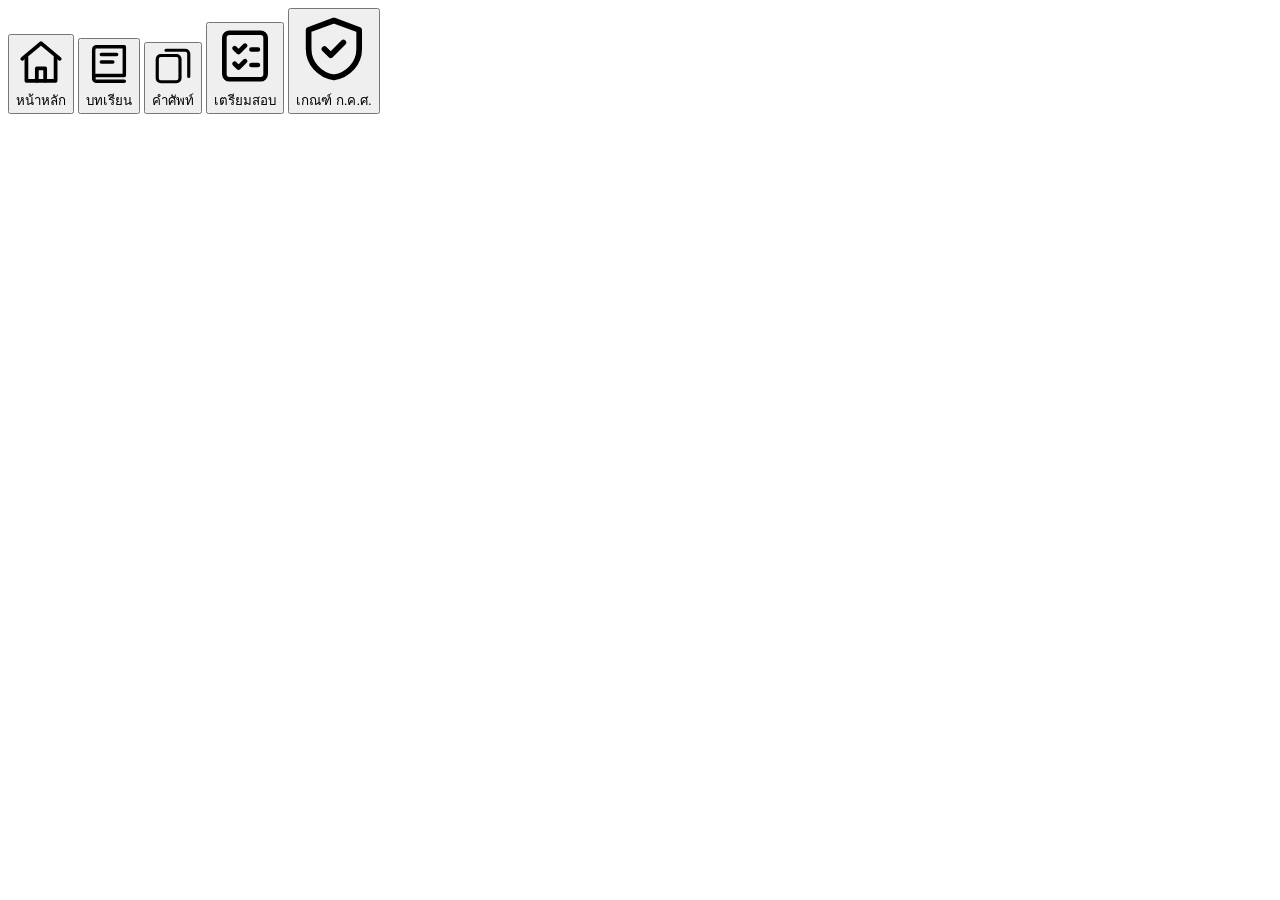
<file: src/shell.html>
<!DOCTYPE html>
<html lang="th">
<head>
<base target="_top">
<meta charset="utf-8">
<meta name="viewport" content="width=device-width, initial-scale=1, viewport-fit=cover">
<meta name="theme-color" content="#f5f1e8">
<title>B2 Ready for Teachers · หลักสูตรเตรียมสอบ B2 สำหรับครู</title>
<link rel="manifest" href="manifest.webmanifest">
<link rel="icon" href="icon-192.png">
<link rel="apple-touch-icon" href="icon-192.png">
<meta name="apple-mobile-web-app-capable" content="yes">
<link rel="preconnect" href="https://fonts.googleapis.com">
<link rel="preconnect" href="https://fonts.gstatic.com" crossorigin>
<link href="https://fonts.googleapis.com/css2?family=Bai+Jamjuree:wght@600;700&family=IBM+Plex+Sans+Thai:wght@400;500;600&family=Literata:opsz,wght@7..72,400;7..72,500&display=swap" rel="stylesheet">
<style>
/*CSS*/
</style>
</head>
<body>
<div class="app">
  <header class="top" id="top"></header>
  <main id="view" class="view"></main>
</div>
<nav class="nav" aria-label="เมนูหลัก"><div class="nav-in">
  <button data-tab="home"><svg viewBox="0 0 24 24" fill="none" stroke="currentColor" stroke-width="1.8" stroke-linecap="round" stroke-linejoin="round"><path d="M3 10.5 12 3l9 7.5"/><path d="M5 9.5V21h14V9.5"/><path d="M10 21v-6h4v6"/></svg>หน้าหลัก</button>
  <button data-tab="units"><svg viewBox="0 0 24 24" fill="none" stroke="currentColor" stroke-width="1.8" stroke-linecap="round" stroke-linejoin="round"><path d="M4 4.5A1.5 1.5 0 0 1 5.5 3H20v15H5.5A1.5 1.5 0 0 0 4 19.5z"/><path d="M4 19.5A1.5 1.5 0 0 0 5.5 21H20"/><path d="M8 7h8M8 11h6"/></svg>บทเรียน</button>
  <button data-tab="practice"><svg viewBox="0 0 24 24" fill="none" stroke="currentColor" stroke-width="1.8" stroke-linecap="round" stroke-linejoin="round"><rect x="3" y="6" width="13" height="15" rx="2"/><path d="M8 3h11a2 2 0 0 1 2 2v13"/></svg>คำศัพท์</button>
  <button data-tab="prep"><svg viewBox="0 0 24 24" fill="none" stroke="currentColor" stroke-width="1.8" stroke-linecap="round" stroke-linejoin="round"><rect x="4" y="3" width="16" height="18" rx="2"/><path d="m8 9 1.5 1.5L12 8M8 15l1.5 1.5L12 14M14.5 9.5H17M14.5 15.5H17"/></svg>เตรียมสอบ</button>
  <button data-tab="info"><svg viewBox="0 0 24 24" fill="none" stroke="currentColor" stroke-width="1.8" stroke-linecap="round" stroke-linejoin="round"><path d="M12 3 4 6v6c0 4.5 3.4 8.3 8 9 4.6-.7 8-4.5 8-9V6z"/><path d="m9 12 2 2 4-4"/></svg>เกณฑ์ ก.ค.ศ.</button>
</div></nav>
<div class="toast" id="toast" role="status" aria-live="polite"></div>
<script>
/*JS*/
</script>
</body>
</html>
</file>
